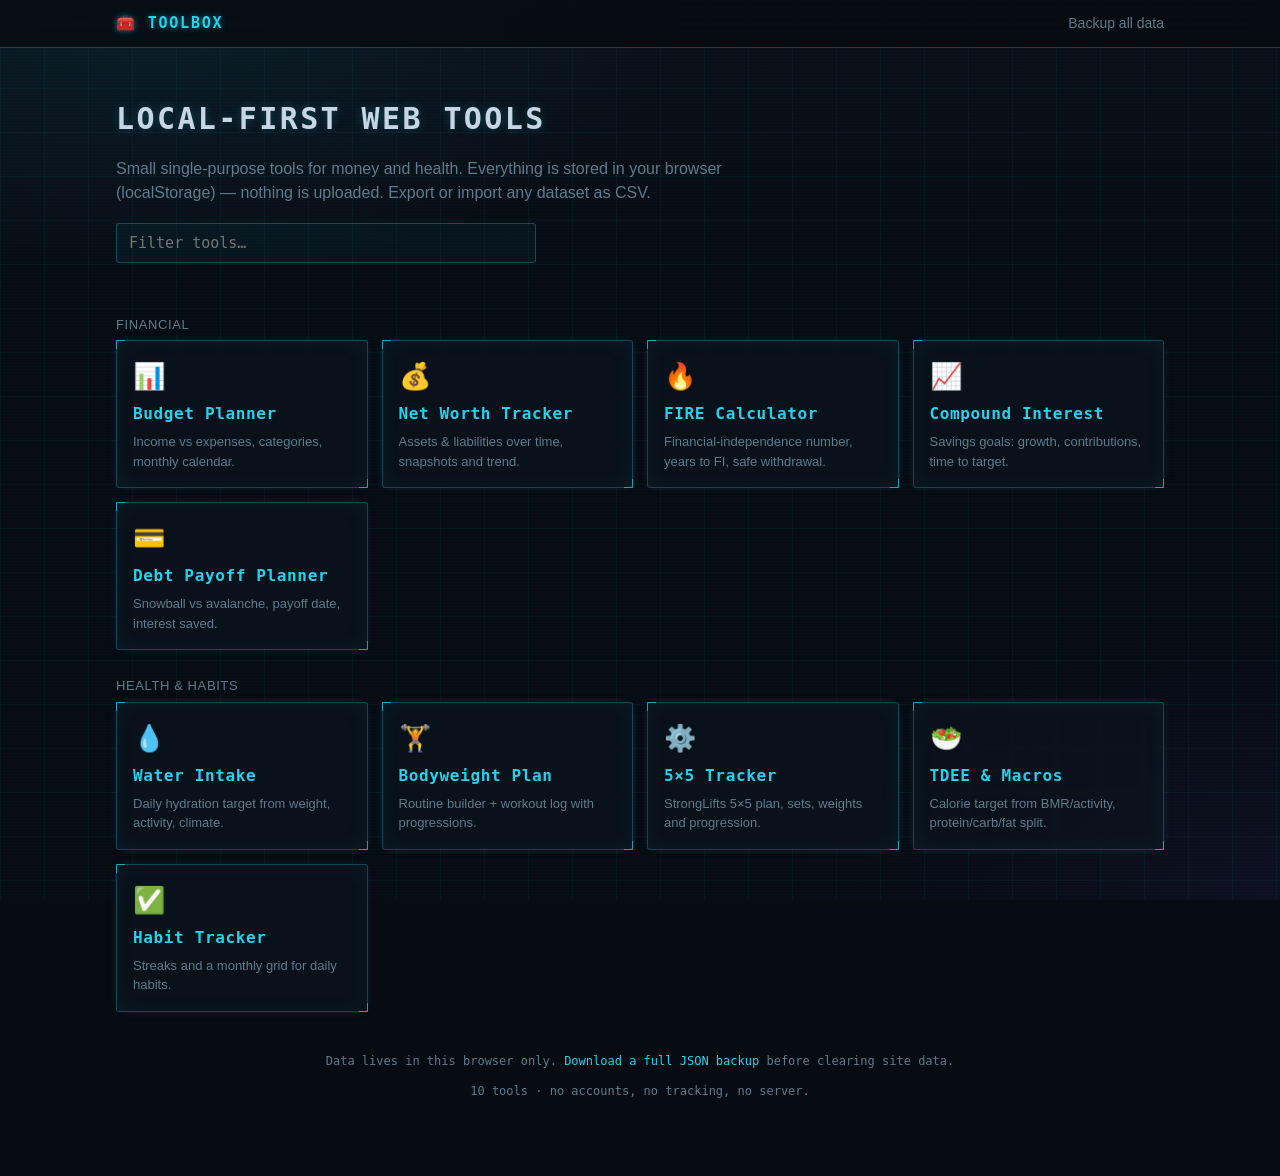
<file: index.html>
<!doctype html>
<html lang="en">
<head>
<meta charset="utf-8">
<meta name="viewport" content="width=device-width, initial-scale=1">
<link rel="icon" type="image/svg+xml" href="assets/favicon.svg">
<title>Toolbox — Free Local-First Money &amp; Health Tools</title>
<link rel="stylesheet" href="assets/css/base.css">
<style>
  .hero{padding:28px 0 8px}
  .hero h1{font-size:30px;margin:0 0 6px}
  .hero p{color:var(--muted);max-width:640px}
  .search{margin:18px 0}
  .search input{max-width:420px}
  .sec{margin:26px 0 6px;font-size:13px;text-transform:uppercase;letter-spacing:.6px;color:var(--muted)}
</style>

<meta name="description" content="A portfolio of free, private, local-first web tools for money and health: budget planner, net worth tracker, FIRE calculator, debt payoff, TDEE, habit tracker and more. No accounts, no tracking — your data stays in your browser.">
<meta name="keywords" content="local-first web tools, privacy, no tracking, budget planner, net worth, FIRE calculator, debt payoff, TDEE, habit tracker, offline calculator">
<meta name="author" content="ATLAS / George">
<meta name="robots" content="index,follow">
<meta name="theme-color" content="#070b12">
<link rel="canonical" href="https://chftn.github.io/webtools/">
<meta property="og:type" content="website">
<meta property="og:site_name" content="Toolbox">
<meta property="og:title" content="Toolbox — Free Local-First Money &amp; Health Tools">
<meta property="og:description" content="A portfolio of free, private, local-first web tools for money and health: budget planner, net worth tracker, FIRE calculator, debt payoff, TDEE, habit tracker and more. No accounts, no tracking — your data stays in your browser.">
<meta property="og:url" content="https://chftn.github.io/webtools/">
<meta property="og:locale" content="en_AU">
<meta name="twitter:card" content="summary">
<meta name="twitter:title" content="Toolbox — Free Local-First Money &amp; Health Tools">
<meta name="twitter:description" content="A portfolio of free, private, local-first web tools for money and health: budget planner, net worth tracker, FIRE calculator, debt payoff, TDEE, habit tracker and more. No accounts, no tracking — your data stays in your browser.">
<script type="application/ld+json">{"@context":"https://schema.org","@type":"WebSite","name":"Toolbox \u2014 Free Local-First Money & Health Tools","url":"https://chftn.github.io/webtools/","description":"A portfolio of free, private, local-first web tools for money and health: budget planner, net worth tracker, FIRE calculator, debt payoff, TDEE, habit tracker and more. No accounts, no tracking \u2014 your data stays in your browser.","inLanguage":"en","isAccessibleForFree":true,"hasPart":{"@type":"ItemList","itemListElement":[{"@type":"ListItem","position":1,"name":"Budget Planner","url":"https://chftn.github.io/webtools/tools/budget-planner/"},{"@type":"ListItem","position":2,"name":"Net Worth Tracker","url":"https://chftn.github.io/webtools/tools/net-worth/"},{"@type":"ListItem","position":3,"name":"FIRE Calculator","url":"https://chftn.github.io/webtools/tools/fire-calculator/"},{"@type":"ListItem","position":4,"name":"Compound Interest Calculator","url":"https://chftn.github.io/webtools/tools/compound-interest/"},{"@type":"ListItem","position":5,"name":"Debt Payoff Planner","url":"https://chftn.github.io/webtools/tools/debt-payoff/"},{"@type":"ListItem","position":6,"name":"Water Intake Calculator","url":"https://chftn.github.io/webtools/tools/water-intake/"},{"@type":"ListItem","position":7,"name":"Bodyweight Workout Plan & Tracker","url":"https://chftn.github.io/webtools/tools/bodyweight/"},{"@type":"ListItem","position":8,"name":"StrongLifts 5\u00d75 Tracker","url":"https://chftn.github.io/webtools/tools/stronglifts-5x5/"},{"@type":"ListItem","position":9,"name":"TDEE & Macro Calculator","url":"https://chftn.github.io/webtools/tools/tdee/"},{"@type":"ListItem","position":10,"name":"Habit Tracker","url":"https://chftn.github.io/webtools/tools/habit-tracker/"}]}}</script>
</head>
<body>
<div class="topbar"><div class="inner">
  <span class="brand">🧰 Toolbox</span><span class="spacer"></span>
  <a class="back" href="#" id="backupAll">Backup all data</a>
</div></div>

<div class="wrap" role="main">
  <div class="hero">
    <h1>Local-first web tools</h1>
    <p>Small single-purpose tools for money and health. Everything is stored in your
       browser (localStorage) — nothing is uploaded. Export or import any dataset as CSV.</p>
    <div class="search"><input id="q" type="search" placeholder="Filter tools…" autocomplete="off"></div>
  </div>

  <div class="sec">Financial</div>
  <div class="grid cards" id="fin"></div>

  <div class="sec">Health &amp; habits</div>
  <div class="grid cards" id="health"></div>

  <footer>
    <p>Data lives in this browser only. <a href="#" id="backupAll2">Download a full JSON backup</a> before clearing site data.</p>
    <p id="count" class="muted"></p>
  </footer>
</div>

<script src="assets/js/store.js"></script>
<script>
const TOOLS = [
  {sec:"fin", ico:"📊", name:"Budget Planner", desc:"Income vs expenses, categories, monthly calendar.", href:"tools/budget-planner/"},
  {sec:"fin", ico:"💰", name:"Net Worth Tracker", desc:"Assets & liabilities over time, snapshots and trend.", href:"tools/net-worth/"},
  {sec:"fin", ico:"🔥", name:"FIRE Calculator", desc:"Financial-independence number, years to FI, safe withdrawal.", href:"tools/fire-calculator/"},
  {sec:"fin", ico:"📈", name:"Compound Interest", desc:"Savings goals: growth, contributions, time to target.", href:"tools/compound-interest/"},
  {sec:"fin", ico:"💳", name:"Debt Payoff Planner", desc:"Snowball vs avalanche, payoff date, interest saved.", href:"tools/debt-payoff/"},
  {sec:"health", ico:"💧", name:"Water Intake", desc:"Daily hydration target from weight, activity, climate.", href:"tools/water-intake/"},
  {sec:"health", ico:"🏋️", name:"Bodyweight Plan", desc:"Routine builder + workout log with progressions.", href:"tools/bodyweight/"},
  {sec:"health", ico:"⚙️", name:"5×5 Tracker", desc:"StrongLifts 5×5 plan, sets, weights and progression.", href:"tools/stronglifts-5x5/"},
  {sec:"health", ico:"🥗", name:"TDEE & Macros", desc:"Calorie target from BMR/activity, protein/carb/fat split.", href:"tools/tdee/"},
  {sec:"health", ico:"✅", name:"Habit Tracker", desc:"Streaks and a monthly grid for daily habits.", href:"tools/habit-tracker/"}
];

function card(t){
  return `<a class="card tool" href="${t.href}" data-name="${(t.name+' '+t.desc).toLowerCase()}">
    <span class="ico">${t.ico}</span>
    <span class="t">${t.name}</span>
    <span class="d">${t.desc}</span>
  </a>`;
}
document.getElementById("fin").innerHTML = TOOLS.filter(t=>t.sec==="fin").map(card).join("");
document.getElementById("health").innerHTML = TOOLS.filter(t=>t.sec==="health").map(card).join("");
document.getElementById("count").textContent = TOOLS.length + " tools · no accounts, no tracking, no server.";

document.getElementById("q").addEventListener("input", e=>{
  const q = e.target.value.toLowerCase().trim();
  document.querySelectorAll(".card.tool").forEach(c=>{
    c.style.display = c.dataset.name.includes(q) ? "" : "none";
  });
});

function backupAll(e){
  e.preventDefault();
  const data = {};
  Store.keys().forEach(k => data[k] = Store.get(k, null));
  if (!Object.keys(data).length) { Store.toast("No data stored yet"); return; }
  Store.exportJSON("toolbox-backup", { exported: new Date().toISOString(), data });
}
document.getElementById("backupAll").onclick = backupAll;
document.getElementById("backupAll2").onclick = backupAll;
</script>
</body>
</html>
</file>
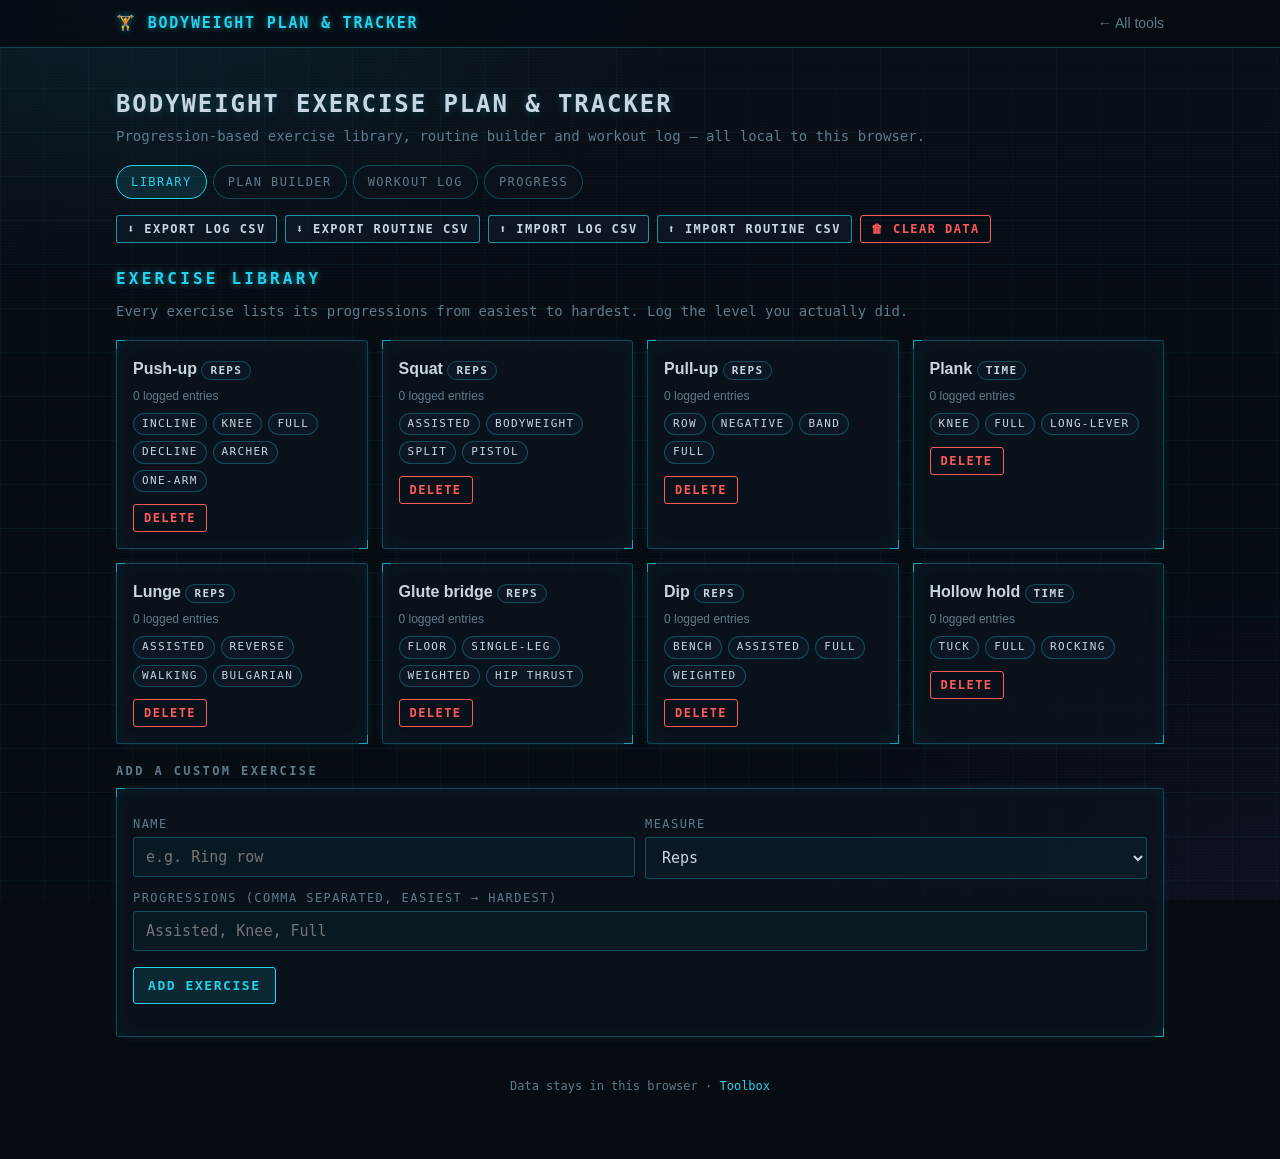
<file: tools/bodyweight/index.html>
<!doctype html><html lang="en"><head><meta charset="utf-8">
<meta name="viewport" content="width=device-width, initial-scale=1">
<link rel="icon" type="image/svg+xml" href="../../assets/favicon.svg">
<title>Bodyweight Workout Plan &amp; Tracker — Free | Toolbox</title>
<link rel="stylesheet" href="../../assets/css/base.css">
<meta name="description" content="Free bodyweight workout plan and tracker: build a routine, log workouts and follow progressions. Works offline — your data stays in your browser.">
<meta name="keywords" content="bodyweight workout plan, bodyweight tracker, calisthenics routine, workout log, progressions, no equipment workout">
<meta name="author" content="ATLAS / George">
<meta name="robots" content="index,follow">
<meta name="theme-color" content="#070b12">
<link rel="canonical" href="https://chftn.github.io/webtools/tools/bodyweight/">
<meta property="og:type" content="website">
<meta property="og:site_name" content="Toolbox">
<meta property="og:title" content="Bodyweight Workout Plan &amp; Tracker — Free | Toolbox">
<meta property="og:description" content="Free bodyweight workout plan and tracker: build a routine, log workouts and follow progressions. Works offline — your data stays in your browser.">
<meta property="og:url" content="https://chftn.github.io/webtools/tools/bodyweight/">
<meta property="og:locale" content="en_AU">
<meta name="twitter:card" content="summary">
<meta name="twitter:title" content="Bodyweight Workout Plan &amp; Tracker — Free | Toolbox">
<meta name="twitter:description" content="Free bodyweight workout plan and tracker: build a routine, log workouts and follow progressions. Works offline — your data stays in your browser.">
<script type="application/ld+json">{"@context":"https://schema.org","@type":"WebApplication","name":"Bodyweight Workout Plan & Tracker \u2014 Free | Toolbox","url":"https://chftn.github.io/webtools/tools/bodyweight/","description":"Free bodyweight workout plan and tracker: build a routine, log workouts and follow progressions. Works offline \u2014 your data stays in your browser.","inLanguage":"en","isAccessibleForFree":true,"operatingSystem":"Any","browserRequirements":"Requires JavaScript","offers":{"@type":"Offer","price":"0","priceCurrency":"AUD"},"applicationCategory":"HealthApplication"}</script>
</head>
<body>
<div class="topbar"><div class="inner"><span class="brand">🏋️ Bodyweight Plan &amp; Tracker</span><span class="spacer"></span>
<a class="back" href="../../index.html">← All tools</a></div></div>
<div class="wrap" role="main">
  <h1>Bodyweight Exercise Plan &amp; Tracker</h1>
  <p class="sub">Progression-based exercise library, routine builder and workout log — all local to this browser.</p>

  <div class="tabs" id="tabs">
    <div class="tab active" data-tab="library">Library</div>
    <div class="tab" data-tab="plan">Plan builder</div>
    <div class="tab" data-tab="log">Workout log</div>
    <div class="tab" data-tab="progress">Progress</div>
  </div>

  <div class="actions">
    <button class="btn sm" id="expLog">⬇ Export log CSV</button>
    <button class="btn sm" id="expRoutine">⬇ Export routine CSV</button>
    <button class="btn sm" id="impLog">⬆ Import log CSV</button>
    <button class="btn sm" id="impRoutine">⬆ Import routine CSV</button>
    <button class="btn sm bad" id="clearAll">🗑 Clear data</button>
  </div>

  <!-- ================= LIBRARY ================= -->
  <section id="tab-library">
    <h2>Exercise library</h2>
    <p class="sub">Every exercise lists its progressions from easiest to hardest. Log the level you actually did.</p>
    <div class="grid cards" id="libCards"></div>

    <h3>Add a custom exercise</h3>
    <div class="card">
      <div class="row">
        <div><label for="exName">Name</label><input id="exName" placeholder="e.g. Ring row"></div>
        <div><label for="exType">Measure</label>
          <select id="exType"><option value="reps">Reps</option><option value="time">Time (seconds)</option></select>
        </div>
      </div>
      <label for="exLevels">Progressions (comma separated, easiest → hardest)</label>
      <input id="exLevels" placeholder="Assisted, Knee, Full">
      <div class="actions"><button class="btn primary" id="addEx">Add exercise</button></div>
    </div>
  </section>

  <!-- ================= PLAN ================= -->
  <section id="tab-plan" class="hidden">
    <h2>Plan builder</h2>
    <p class="sub">Compose a routine from exercises and levels, then save it. Loading a routine pushes today's entries into the log.</p>

    <div class="card">
      <div class="row">
        <div><label for="pEx">Exercise</label><select id="pEx"></select></div>
        <div><label for="pLevel">Progression</label><select id="pLevel"></select></div>
        <div><label for="pSets">Sets</label><input id="pSets" type="number" min="1" step="1" value="3"></div>
        <div><label id="pTargetLabel" for="pTarget">Target reps</label><input id="pTarget" type="number" min="1" step="1" value="10"></div>
      </div>
      <div class="actions"><button class="btn" id="addItem">＋ Add to routine</button></div>
      <div class="tablewrap"><table id="draftTable"></table></div>
      <div class="row" style="margin-top:12px">
        <div><label for="rName">Routine name</label><input id="rName" placeholder="e.g. Push day"></div>
        <div style="display:flex;align-items:flex-end"><button class="btn primary" id="saveRoutine" style="width:100%">Save routine</button></div>
      </div>
    </div>

    <h3>Saved routines</h3>
    <div id="routines"></div>
  </section>

  <!-- ================= LOG ================= -->
  <section id="tab-log" class="hidden">
    <h2>Workout log</h2>
    <div class="card">
      <div class="row">
        <div><label for="lDate">Date</label><input id="lDate" type="date"></div>
        <div><label for="lEx">Exercise</label><select id="lEx"></select></div>
        <div><label for="lLevel">Progression</label><select id="lLevel"></select></div>
      </div>
      <div class="row">
        <div><label for="lSets">Sets</label><input id="lSets" type="number" min="1" step="1" value="3"></div>
        <div><label id="lTargetLabel" for="lTarget">Best reps (per set)</label><input id="lTarget" type="number" min="0" step="1" placeholder="10"></div>
      </div>
      <label for="lNotes">Notes</label><input id="lNotes" placeholder="Felt strong, +1 rep on last set…">
      <div class="actions"><button class="btn primary" id="addLog">＋ Add entry</button></div>
    </div>

    <div class="row" style="margin-bottom:10px">
      <div><label for="fFrom">From</label><input id="fFrom" type="date"></div>
      <div><label for="fTo">To</label><input id="fTo" type="date"></div>
      <div><label for="fEx">Exercise filter</label><select id="fEx"><option value="">All exercises</option></select></div>
      <div><label for="fSearch">Search</label><input id="fSearch" placeholder="notes / level"></div>
    </div>

    <div class="tablewrap"><table id="logTable"></table></div>
  </section>

  <!-- ================= PROGRESS ================= -->
  <section id="tab-progress" class="hidden">
    <h2>Progress</h2>
    <div class="kpis" id="progKpis"></div>
    <h3>Best set per exercise</h3>
    <div class="tablewrap"><table id="bestTable"></table></div>
    <h3>Trend for one exercise</h3>
    <div class="card">
      <label for="cEx">Exercise</label><select id="cEx"></select>
      <div id="chart" style="margin-top:12px"></div>
      <p class="muted" id="chartNote" style="font-size:12px"></p>
    </div>
  </section>

  <footer>Data stays in this browser · <a href="../../index.html">Toolbox</a></footer>
</div>
<script src="../../assets/js/store.js"></script>
<script>
(function () {
  "use strict";

  /* ------------------------------------------------------------------ state
     One namespace for the whole tool: everything lives in a single object. */
  var NS = "bodyweight";

  // Default progression library (easiest → hardest).
  var DEFAULT_LIB = [
    { id: "pushup",   name: "Push-up",       type: "reps", levels: ["Incline", "Knee", "Full", "Decline", "Archer", "One-arm"] },
    { id: "squat",    name: "Squat",         type: "reps", levels: ["Assisted", "Bodyweight", "Split", "Pistol"] },
    { id: "pullup",   name: "Pull-up",       type: "reps", levels: ["Row", "Negative", "Band", "Full"] },
    { id: "plank",    name: "Plank",         type: "time", levels: ["Knee", "Full", "Long-lever"] },
    { id: "lunge",    name: "Lunge",         type: "reps", levels: ["Assisted", "Reverse", "Walking", "Bulgarian"] },
    { id: "glute",    name: "Glute bridge",  type: "reps", levels: ["Floor", "Single-leg", "Weighted", "Hip thrust"] },
    { id: "dip",      name: "Dip",           type: "reps", levels: ["Bench", "Assisted", "Full", "Weighted"] },
    { id: "hollow",   name: "Hollow hold",   type: "time", levels: ["Tuck", "Full", "Rocking"] }
  ];

  var state = Store.get(NS, null);
  if (!state || typeof state !== "object") state = {};
  if (!Array.isArray(state.lib) || !state.lib.length) state.lib = JSON.parse(JSON.stringify(DEFAULT_LIB));
  if (!Array.isArray(state.routines)) state.routines = [];
  if (!Array.isArray(state.log)) state.log = [];

  function save() { Store.set(NS, state); }

  /* ------------------------------------------------------------------ utils */
  function $(id) { return document.getElementById(id); }
  function esc(s) { return Store.esc(s); }
  function exById(id) {
    for (var i = 0; i < state.lib.length; i++) if (state.lib[i].id === id) return state.lib[i];
    return null;
  }
  function unitWord(ex) { return ex && ex.type === "time" ? "s" : "reps"; }
  function metricOf(entry) {                       // the number that measures the entry
    if (entry.time != null && entry.time !== "") return Number(entry.time);
    if (entry.reps != null && entry.reps !== "") return Number(entry.reps);
    return 0;
  }
  function metricLabel(entry) {
    return (entry.time != null && entry.time !== "") ? Store.num(entry.time, 0) + " s"
                                                     : Store.num(entry.reps, 0) + " reps";
  }
  function sortByDate(list) {
    return list.slice().sort(function (a, b) {
      return a.date < b.date ? -1 : a.date > b.date ? 1 : 0;
    });
  }

  /* Fill a <select> with options; values/keys may be arrays or objects. */
  function fillSelect(sel, items, valKey, labelKey, selected) {
    sel.innerHTML = items.map(function (it) {
      var v = valKey ? it[valKey] : it, l = labelKey ? it[labelKey] : it;
      return '<option value="' + esc(v) + '"' + (String(v) === String(selected) ? " selected" : "") + ">" + esc(l) + "</option>";
    }).join("");
  }

  /* ------------------------------------------------------------------ tabs */
  var TABS = ["library", "plan", "log", "progress"];
  function showTab(name) {
    TABS.forEach(function (t) { $("tab-" + t).classList.toggle("hidden", t !== name); });
    Array.prototype.forEach.call(document.querySelectorAll("#tabs .tab"), function (el) {
      el.classList.toggle("active", el.getAttribute("data-tab") === name);
    });
    if (name === "progress") renderProgress();
    window.scrollTo({ top: 0, behavior: "smooth" });
  }
  Array.prototype.forEach.call(document.querySelectorAll("#tabs .tab"), function (el) {
    el.onclick = function () { showTab(el.getAttribute("data-tab")); };
  });

  /* ------------------------------------------------------------------ library */
  function renderLibrary() {
    var host = $("libCards");
    if (!state.lib.length) { host.innerHTML = '<div class="empty">No exercises yet.</div>'; return; }
    host.innerHTML = state.lib.map(function (ex) {
      var lv = ex.levels.map(function (l, i) {
        return '<span class="pill" title="Level ' + (i + 1) + '">' + esc(l) + "</span>";
      }).join(" ");
      var used = state.log.filter(function (e) { return e.exId === ex.id; }).length;
      return '<div class="card"><div class="t" style="font-weight:650">' + esc(ex.name) +
        ' <span class="pill">' + (ex.type === "time" ? "time" : "reps") + "</span></div>" +
        '<div class="muted" style="font-size:12px;margin:6px 0 8px">' + used + " logged entr" + (used === 1 ? "y" : "ies") + "</div>" +
        '<div style="display:flex;gap:6px;flex-wrap:wrap">' + lv + "</div>" +
        '<div class="actions" style="margin:12px 0 0"><button class="btn sm bad" data-del="' + esc(ex.id) + '">Delete</button></div></div>';
    }).join("");
    Array.prototype.forEach.call(host.querySelectorAll("[data-del]"), function (b) {
      b.onclick = function () {
        var id = b.getAttribute("data-del"), ex = exById(id);
        if (!confirm('Remove "' + (ex ? ex.name : id) + '" from the library? Log entries are kept.')) return;
        state.lib = state.lib.filter(function (x) { return x.id !== id; });
        save(); renderLibrary(); renderPickers(); renderProgress();
        Store.toast("Exercise removed");
      };
    });
  }

  /* Refresh every exercise-dependent control, keeping current selections. */
  function renderPickers() {
    var exOpts = state.lib.map(function (e) { return { id: e.id, name: e.name }; });
    fillSelect($("pEx"), exOpts, "id", "name", $("pEx").value);
    if (!$("pEx").value && exOpts.length) $("pEx").value = exOpts[0].id;
    fillSelect($("lEx"), exOpts, "id", "name", $("lEx").value);
    if (!$("lEx").value && exOpts.length) $("lEx").value = exOpts[0].id;

    var c = $("cEx"), prevC = c.value;
    fillSelect(c, exOpts, "id", "name", prevC);

    var f = $("fEx");
    f.innerHTML = '<option value="">All exercises</option>' + exOpts.map(function (o) {
      return '<option value="' + esc(o.id) + '">' + esc(o.name) + "</option>";
    }).join("");
    if (f.getAttribute("data-keep")) f.value = f.getAttribute("data-keep") || "";

    syncLevels("pEx", "pLevel", "pTargetLabel");
    syncLevels("lEx", "lLevel", "lTargetLabel");
  }

  /* Level select + target label follow the chosen exercise. */
  function syncLevels(exSel, lvSel, labelId) {
    var ex = exById($(exSel).value);
    fillSelect($(lvSel), ex ? ex.levels : [], null, null, $(lvSel).value);
    if (ex) $(labelId).textContent = ex.type === "time" ? "Target time (seconds)" : "Target reps";
    if (exSel === "lEx" && ex) {
      $("lTargetLabel").textContent = ex.type === "time" ? "Best time (seconds)" : "Best reps (per set)";
      $("lTarget").placeholder = ex.type === "time" ? "45" : "10";
    }
    if (exSel === "pEx" && ex) $("pTarget").value = ex.type === "time" ? 30 : 10;
  }

  $("pEx").onchange = function () { $("pLevel").innerHTML = ""; syncLevels("pEx", "pLevel", "pTargetLabel"); };
  $("lEx").onchange = function () { $("lLevel").innerHTML = ""; syncLevels("lEx", "lLevel", "lTargetLabel"); };

  $("addEx").onclick = function () {
    var name = $("exName").value.trim(), type = $("exType").value;
    var levels = $("exLevels").value.split(",").map(function (s) { return s.trim(); }).filter(Boolean);
    if (!name) { Store.toast("Give the exercise a name"); return; }
    if (!levels.length) levels = [name];
    var id = name.toLowerCase().replace(/[^a-z0-9]+/g, "-").replace(/^-|-$/g, "") || Store.uid();
    if (exById(id)) id = id + "-" + Store.uid().slice(0, 3);
    state.lib.push({ id: id, name: name, type: type, levels: levels });
    save();
    $("exName").value = ""; $("exLevels").value = "";
    renderLibrary(); renderPickers(); renderProgress();
    Store.toast("Added " + name);
  };

  /* ------------------------------------------------------------------ plan builder */
  var draft = [];                     // in-memory routine being built

  function renderDraft() {
    var t = $("draftTable");
    if (!draft.length) { t.innerHTML = '<tr><td class="empty">No items in this routine yet.</td></tr>'; return; }
    t.innerHTML = "<thead><tr><th>Exercise</th><th>Progression</th><th class='num'>Sets</th><th class='num'>Target</th><th></th></tr></thead><tbody>" +
      draft.map(function (it, i) {
        var ex = exById(it.exId);
        return "<tr><td>" + esc(ex ? ex.name : it.exName) + "</td><td>" + esc(it.level) +
          "</td><td class='num'>" + Store.num(it.sets, 0) + "</td><td class='num'>" + Store.num(it.target, 0) +
          " " + unitWord(ex) + "</td><td><button class='btn sm bad' data-rm='" + i + "'>Delete</button></td></tr>";
      }).join("") + "</tbody>";
    Array.prototype.forEach.call(t.querySelectorAll("[data-rm]"), function (b) {
      b.onclick = function () { draft.splice(Number(b.getAttribute("data-rm")), 1); renderDraft(); };
    });
  }

  $("addItem").onclick = function () {
    var ex = exById($("pEx").value);
    if (!ex) { Store.toast("Add an exercise first"); return; }
    var sets = Math.max(1, Number($("pSets").value) || 1);
    var target = Math.max(1, Number($("pTarget").value) || 1);
    draft.push({ exId: ex.id, exName: ex.name, level: $("pLevel").value, sets: sets, target: target });
    renderDraft();
    Store.toast("Added to routine");
  };

  $("saveRoutine").onclick = function () {
    var name = $("rName").value.trim();
    if (!draft.length) { Store.toast("The routine is empty"); return; }
    if (!name) { Store.toast("Name the routine"); return; }
    state.routines.push({ id: Store.uid(), name: name, items: draft.slice(), created: Store.today() });
    draft = []; $("rName").value = "";
    save(); renderDraft(); renderRoutines();
    Store.toast("Routine saved");
  };

  function renderRoutines() {
    var host = $("routines");
    if (!state.routines.length) { host.innerHTML = '<div class="empty">No routines saved yet.</div>'; return; }
    host.innerHTML = state.routines.map(function (r) {
      var rows = r.items.map(function (it) {
        var ex = exById(it.exId);
        return "<tr><td>" + esc(ex ? ex.name : it.exName) + "</td><td>" + esc(it.level) +
          "</td><td class='num'>" + Store.num(it.sets, 0) + "</td><td class='num'>" + Store.num(it.target, 0) +
          " " + unitWord(ex) + "</td></tr>";
      }).join("");
      return '<div class="card" style="margin-bottom:14px"><div style="display:flex;gap:10px;align-items:center;flex-wrap:wrap">' +
        '<strong>' + esc(r.name) + '</strong><span class="pill">saved ' + esc(r.created || "") + "</span><span class=\"spacer\" style=\"flex:1\"></span>" +
        '<button class="btn sm primary" data-start="' + esc(r.id) + '">▶ Load into log</button>' +
        '<button class="btn sm" data-edit="' + esc(r.id) + '">✎ Edit</button>' +
        '<button class="btn sm bad" data-drop="' + esc(r.id) + '">🗑</button></div>' +
        '<div class="tablewrap" style="margin-top:10px"><table><thead><tr><th>Exercise</th><th>Progression</th>' +
        "<th class='num'>Sets</th><th class='num'>Target</th></tr></thead><tbody>" + rows + "</tbody></table></div></div>";
    }).join("");

    Array.prototype.forEach.call(host.querySelectorAll("[data-start]"), function (b) {
      b.onclick = function () { startRoutine(b.getAttribute("data-start")); };
    });
    Array.prototype.forEach.call(host.querySelectorAll("[data-edit]"), function (b) {
      b.onclick = function () {
        var r = state.routines.filter(function (x) { return x.id === b.getAttribute("data-edit"); })[0];
        if (!r) return;
        draft = r.items.slice(); $("rName").value = r.name;
        renderDraft(); Store.toast("Loaded into the builder — save to keep changes");
        window.scrollTo({ top: 0, behavior: "smooth" });
      };
    });
    Array.prototype.forEach.call(host.querySelectorAll("[data-drop]"), function (b) {
      b.onclick = function () {
        if (!confirm("Delete this routine?")) return;
        state.routines = state.routines.filter(function (x) { return x.id !== b.getAttribute("data-drop"); });
        save(); renderRoutines(); Store.toast("Routine deleted");
      };
    });
  }

  /* Push a routine's items into today's log as pending entries. */
  function startRoutine(id) {
    var r = state.routines.filter(function (x) { return x.id === id; })[0];
    if (!r) return;
    var date = Store.today();
    r.items.forEach(function (it) {
      var ex = exById(it.exId);
      var entry = {
        id: Store.uid(), date: date, exId: it.exId, exName: it.exName,
        level: it.level, sets: it.sets, reps: null, time: null, notes: "from " + r.name, done: false
      };
      if (ex && ex.type === "time") entry.time = it.target; else entry.reps = it.target;
      state.log.push(entry);
    });
    save();
    $("lDate").value = date;
    renderLog(); renderProgress(); showTab("log");
    Store.toast("Added " + r.items.length + " entr" + (r.items.length === 1 ? "y" : "ies") + " to today");
  }

  /* ------------------------------------------------------------------ log */
  function renderLog() {
    var from = $("fFrom").value, to = $("fTo").value, fex = $("fEx").value, q = $("fSearch").value.toLowerCase();
    var rows = state.log.filter(function (e) {
      if (from && e.date < from) return false;
      if (to && e.date > to) return false;
      if (fex && e.exId !== fex) return false;
      if (q && (String(e.notes || "") + " " + String(e.level || "")).toLowerCase().indexOf(q) < 0) return false;
      return true;
    }).sort(function (a, b) { return a.date < b.date ? 1 : a.date > b.date ? -1 : 0; });

    var t = $("logTable");
    if (!rows.length) {
      t.innerHTML = '<tr><td class="empty">No entries yet' + (state.log.length ? " matching these filters." : ".") + "</td></tr>";
      return;
    }
    t.innerHTML = "<thead><tr><th>Date</th><th>Exercise</th><th>Progression</th><th class='num'>Sets</th>" +
      "<th class='num'>Best</th><th>Notes</th><th>Done</th><th></th></tr></thead><tbody>" +
      rows.map(function (e) {
        var ex = exById(e.exId);
        return "<tr><td>" + esc(e.date) + "</td><td>" + esc(e.exName || (ex ? ex.name : "—")) +
          "</td><td>" + esc(e.level) + "</td><td class='num'>" + Store.num(e.sets, 0) + "</td><td class='num'>" +
          esc(metricLabel(e)) + "</td><td>" + (e.notes ? esc(e.notes) : '<span class="muted">—</span>') + "</td>" +
          "<td><input type='checkbox' data-done='" + esc(e.id) + "'" + (e.done ? " checked" : "") + "></td>" +
          "<td><button class='btn sm bad' data-del='" + esc(e.id) + "'>Delete</button></td></tr>";
      }).join("") + "</tbody>";

    Array.prototype.forEach.call(t.querySelectorAll("[data-done]"), function (c) {
      c.onchange = function () {
        var id = c.getAttribute("data-done");
        state.log.forEach(function (e) { if (e.id === id) e.done = c.checked; });
        save(); renderProgress();
        var e2 = state.log.filter(function (x) { return x.id === id; })[0];
        Store.toast(c.checked ? "Marked complete" : "Marked pending");
      };
    });
    Array.prototype.forEach.call(t.querySelectorAll("[data-del]"), function (b) {
      b.onclick = function () {
        var id = b.getAttribute("data-del");
        if (!confirm("Delete this log entry?")) return;
        state.log = state.log.filter(function (e) { return e.id !== id; });
        save(); renderLog(); renderProgress(); Store.toast("Entry deleted");
      };
    });
  }

  $("addLog").onclick = function () {
    var ex = exById($("lEx").value);
    if (!ex) { Store.toast("No exercise selected"); return; }
    var date = $("lDate").value || Store.today();
    var sets = Math.max(1, Number($("lSets").value) || 1);
    var target = $("lTarget").value;
    var entry = {
      id: Store.uid(), date: date, exId: ex.id, exName: ex.name, level: $("lLevel").value,
      sets: sets, reps: null, time: null, notes: $("lNotes").value.trim(), done: false
    };
    if (ex.type === "time") entry.time = target === "" ? null : Number(target);
    else entry.reps = target === "" ? null : Number(target);
    state.log.push(entry);
    save();
    $("lNotes").value = "";
    renderLog(); renderProgress();
    Store.toast("Logged " + ex.name);
  };

  ["fFrom", "fTo", "fEx", "fSearch"].forEach(function (id) {
    $(id).oninput = $(id).onchange = function () {
      if (id === "fEx") $("fEx").setAttribute("data-keep", $("fEx").value);
      renderLog();
    };
  });

  /* ------------------------------------------------------------------ progress */
  function bestPerExercise() {
    var best = {};   // exId -> {value, date, level, sets, type}
    state.log.forEach(function (e) {
      var v = metricOf(e);
      if (!v) return;
      var b = best[e.exId];
      if (!b || v > b.value) {
        best[e.exId] = { value: v, date: e.date, level: e.level, sets: e.sets,
                         type: (e.time != null && e.time !== "") ? "time" : "reps" };
      }
    });
    return best;
  }

  /* Hand-rolled inline SVG line chart. */
  function chartSVG(series, unit) {
    if (!series.length) return '<div class="empty">No entries with a value yet.</div>';
    var W = 700, H = 260, pad = { l: 46, r: 14, t: 16, b: 36 };
    var iw = W - pad.l - pad.r, ih = H - pad.t - pad.b;
    var ys = series.map(function (s) { return s.y; });
    var minY = Math.min.apply(null, ys), maxY = Math.max.apply(null, ys);
    if (minY === maxY) { minY = Math.max(0, minY - 1); maxY = maxY + 1; }
    else { var p = (maxY - minY) * 0.12; minY = Math.max(0, minY - p); maxY = maxY + p; }
    function X(i) { return series.length === 1 ? pad.l + iw / 2 : pad.l + iw * i / (series.length - 1); }
    function Y(v) { return pad.t + ih - ih * (v - minY) / (maxY - minY); }

    var svg = '<svg viewBox="0 0 ' + W + " " + H + '" style="width:100%;height:auto;display:block" role="img" aria-label="Progress chart">';
    for (var k = 0; k <= 4; k++) {                                  // horizontal gridlines + y labels
      var v = minY + (maxY - minY) * k / 4, yy = Y(v);
      svg += '<line x1="' + pad.l + '" y1="' + yy.toFixed(1) + '" x2="' + (W - pad.r) + '" y2="' + yy.toFixed(1) +
             '" stroke="var(--border)" stroke-width="1"/>' +
             '<text x="' + (pad.l - 6) + '" y="' + (yy + 4).toFixed(1) + '" text-anchor="end" fill="var(--muted)" font-size="10">' +
             Store.num(v, 0) + "</text>";
    }
    var d = series.map(function (s, i) { return (i ? "L" : "M") + X(i).toFixed(1) + "," + Y(s.y).toFixed(1); }).join(" ");
    svg += '<path d="' + d + '" fill="none" stroke="var(--accent)" stroke-width="2" stroke-linejoin="round"/>';
    series.forEach(function (s, i) {                               // points with native tooltips
      svg += '<circle cx="' + X(i).toFixed(1) + '" cy="' + Y(s.y).toFixed(1) + '" r="3.5" fill="var(--accent2)">' +
             "<title>" + esc(s.x + ": " + Store.num(s.y, 0) + " " + unit) + "</title></circle>";
    });
    var step = Math.max(1, Math.ceil(series.length / 6));          // thin x labels so they never collide
    series.forEach(function (s, i) {
      if (i % step && i !== series.length - 1) return;
      svg += '<text x="' + X(i).toFixed(1) + '" y="' + (H - 12) + '" text-anchor="middle" fill="var(--muted)" font-size="10">' +
             esc(s.x.slice(5)) + "</text>";
    });
    svg += '<line x1="' + pad.l + '" y1="' + (pad.t + ih) + '" x2="' + (W - pad.r) + '" y2="' + (pad.t + ih) +
           '" stroke="var(--border)" stroke-width="1"/></svg>';
    return svg;
  }

  function renderProgress() {
    var doneN = state.log.filter(function (e) { return e.done; }).length;
    var exN = {}; state.log.forEach(function (e) { exN[e.exId] = 1; });
    var dates = {}; state.log.forEach(function (e) { dates[e.date] = 1; });
    $("progKpis").innerHTML =
      kpi(state.log.length, "Log entries") + kpi(doneN, "Completed") +
      kpi(Object.keys(exN).length, "Exercises used") + kpi(Object.keys(dates).length, "Training days");

    var best = bestPerExercise(), t = $("bestTable");
    var rows = Object.keys(best).map(function (id) {
      var ex = exById(id), b = best[id];
      return { name: ex ? ex.name : id, level: b.level, value: b.value, unit: b.type === "time" ? "s" : "reps",
               sets: b.sets, date: b.date };
    }).sort(function (a, b) { return b.value - a.value; });
    t.innerHTML = rows.length
      ? "<thead><tr><th>Exercise</th><th>Best progression</th><th class='num'>Best</th><th class='num'>Sets</th><th>Achieved</th></tr></thead><tbody>" +
        rows.map(function (r) {
          return "<tr><td>" + esc(r.name) + "</td><td>" + esc(r.level) + "</td><td class='num'>" +
            Store.num(r.value, 0) + " " + esc(r.unit) + "</td><td class='num'>" + Store.num(r.sets, 0) +
            "</td><td>" + esc(r.date) + "</td></tr>";
        }).join("") + "</tbody>"
      : '<tr><td class="empty">No entries yet.</td></tr>';

    renderChart();
  }
  function kpi(v, l) { return '<div class="kpi"><div class="v">' + esc(v) + '</div><div class="l">' + esc(l) + "</div></div>"; }

  function renderChart() {
    var id = $("cEx").value;
    var ex = exById(id);
    var series = {};
    state.log.forEach(function (e) {
      if (e.exId !== id || !e.done) return;                     // chart completed work only
      var v = metricOf(e);
      if (!v) return;
      if (!series[e.date] || v > series[e.date]) series[e.date] = v;
    });
    var pts = sortByDate(Object.keys(series).map(function (d) { return { x: d, y: series[d] }; }));
    $("chart").innerHTML = chartSVG(pts, ex && ex.type === "time" ? "s" : "reps");
    $("chartNote").textContent = pts.length
      ? "Best " + (ex && ex.type === "time" ? "hold" : "set") + " per training day (" + pts.length + " day" + (pts.length === 1 ? "" : "s") + "), completed entries only."
      : "No completed entries for this exercise yet.";
  }
  $("cEx").onchange = renderChart;

  /* ------------------------------------------------------------------ CSV */
  var LOG_COLS = ["date", "exercise", "progression", "sets", "reps", "time_seconds", "notes", "done"];

  $("expLog").onclick = function () {
    if (!state.log.length) { Store.toast("Nothing to export"); return; }
    var rows = sortByDate(state.log).map(function (e) {
      var ex = exById(e.exId);
      return {
        date: e.date, exercise: e.exName || (ex ? ex.name : ""), progression: e.level,
        sets: e.sets, reps: e.reps == null ? "" : e.reps, time_seconds: e.time == null ? "" : e.time,
        notes: e.notes || "", done: e.done ? "yes" : "no"
      };
    });
    Store.exportCSV("bodyweight-log", rows, LOG_COLS);
  };

  $("expRoutine").onclick = function () {
    if (!state.routines.length) { Store.toast("No routines to export"); return; }
    var rows = [];
    state.routines.forEach(function (r) {
      r.items.forEach(function (it) {
        var ex = exById(it.exId);
        rows.push({ routine: r.name, exercise: ex ? ex.name : it.exName, progression: it.level,
                    sets: it.sets, target: it.target, unit: ex && ex.type === "time" ? "time" : "reps" });
      });
    });
    Store.exportCSV("bodyweight-routines", rows, ["routine", "exercise", "progression", "sets", "target", "unit"]);
  };

  /* Resolve an exercise by name for imports; create it if unknown. */
  function resolveEx(name, unitHint, levelHint) {
    var found = null;
    state.lib.forEach(function (e) { if (e.name.toLowerCase() === String(name).toLowerCase()) found = e; });
    if (!found) {
      var id = String(name).toLowerCase().replace(/[^a-z0-9]+/g, "-").replace(/^-|-$/g, "") || Store.uid();
      found = { id: id, name: name, type: unitHint === "time" ? "time" : "reps", levels: [] };
      state.lib.push(found);
    }
    if (levelHint && found.levels.indexOf(levelHint) < 0) found.levels.push(levelHint);
    return found;
  }

  $("impLog").onclick = function () {
    Store.importCSV(function (objs) {
      var added = 0;
      objs.forEach(function (o) {
        var name = (o.exercise || o.exercise_name || "").trim();
        if (!name) return;
        var level = (o.progression || o.level || "Full").trim();
        var time = o.time_seconds !== "" && o.time_seconds != null ? Number(o.time_seconds) : null;
        var ex = resolveEx(name, time != null ? "time" : "reps", level);
        state.log.push({
          id: Store.uid(), date: (o.date || Store.today()).trim() || Store.today(), exId: ex.id, exName: ex.name,
          level: level, sets: Number(o.sets) || 1,
          reps: time != null ? null : (o.reps === "" || o.reps == null ? null : Number(o.reps)),
          time: time, notes: (o.notes || "").trim(),
          done: /^(yes|true|1|y)$/i.test(String(o.done || "").trim())
        });
        added++;
      });
      save(); renderLibrary(); renderPickers(); renderLog(); renderProgress();
      Store.toast("Imported " + added + " log row(s)");
    });
  };

  $("impRoutine").onclick = function () {
    Store.importCSV(function (objs) {
      var groups = {};
      objs.forEach(function (o) {
        var rn = (o.routine || o.name || "Imported").trim() || "Imported";
        var name = (o.exercise || "").trim();
        if (!name) return;
        var unit = (o.unit || "reps").trim().toLowerCase();
        var ex = resolveEx(name, unit === "time" ? "time" : "reps", (o.progression || "").trim());
        (groups[rn] = groups[rn] || []).push({
          exId: ex.id, exName: ex.name, level: (o.progression || "").trim() || ex.levels[0] || "",
          sets: Number(o.sets) || 1, target: Number(o.target) || 1
        });
      });
      var n = 0;
      Object.keys(groups).forEach(function (rn) {
        state.routines.push({ id: Store.uid(), name: rn, items: groups[rn], created: Store.today() });
        n++;
      });
      save(); renderLibrary(); renderPickers(); renderRoutines(); renderProgress();
      Store.toast("Imported " + n + " routine(s)");
    });
  };

  /* ------------------------------------------------------------------ clear */
  $("clearAll").onclick = function () {
    if (!confirm("Delete ALL library edits, routines and log entries from this browser? This cannot be undone.")) return;
    Store.remove(NS);
    state = { lib: JSON.parse(JSON.stringify(DEFAULT_LIB)), routines: [], log: [] };
    save();
    draft = [];
    renderLibrary(); renderPickers(); renderDraft(); renderRoutines(); renderLog(); renderProgress();
    Store.toast("All data cleared");
  };

  /* ------------------------------------------------------------------ init */
  $("lDate").value = Store.today();
  renderLibrary(); renderPickers(); renderDraft(); renderRoutines(); renderLog(); renderProgress();
})();
</script>
</body></html>
</file>
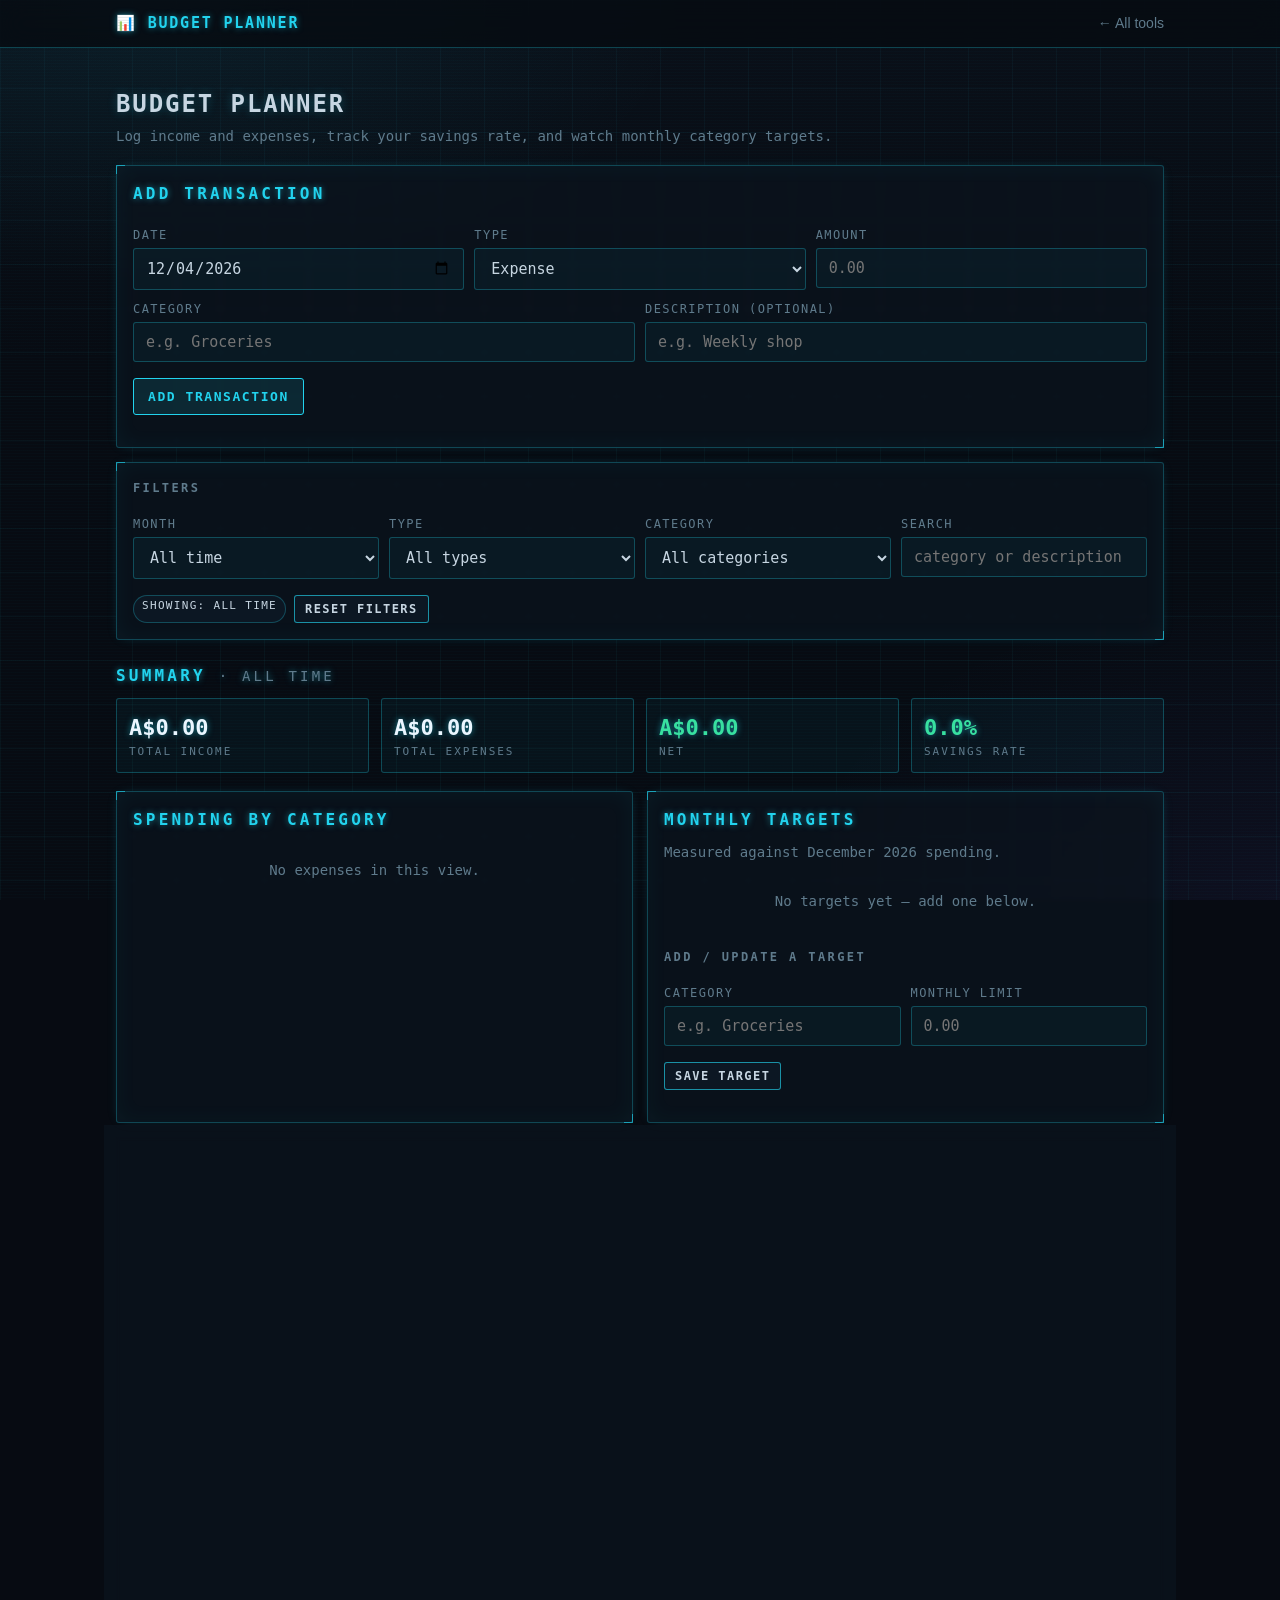
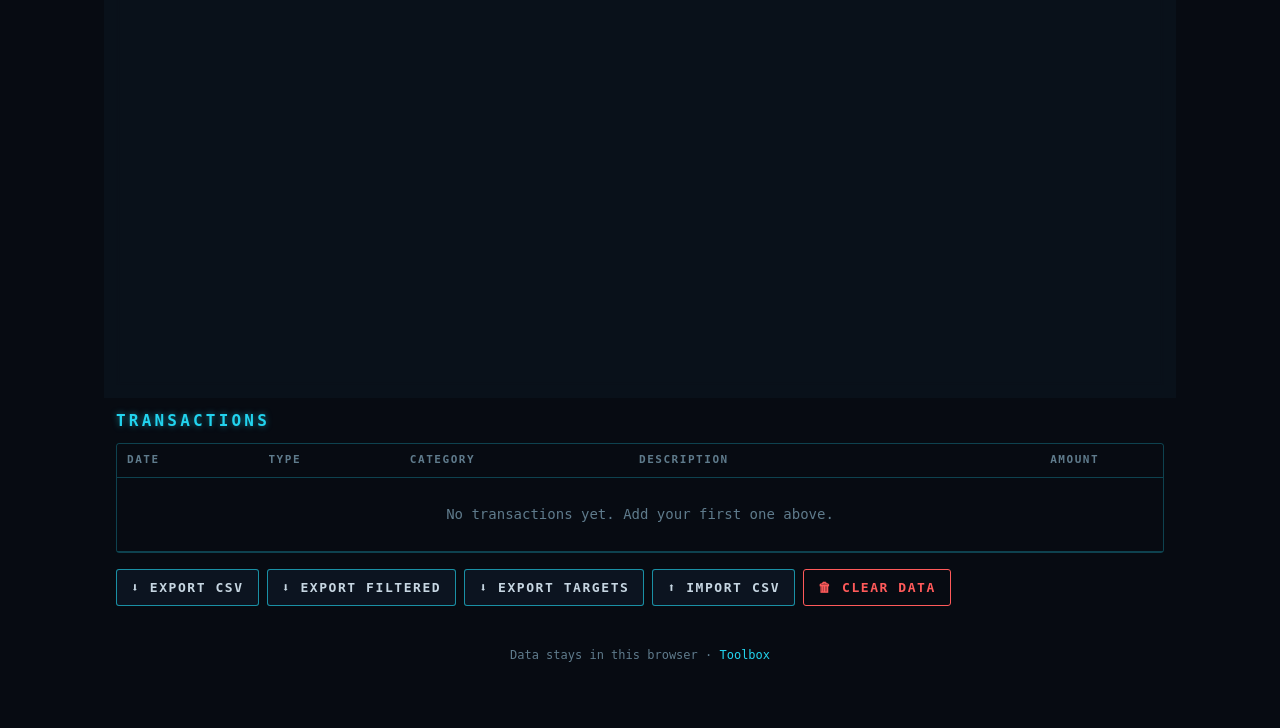
<file: tools/budget-planner/index.html>
<!doctype html><html lang="en"><head><meta charset="utf-8">
<meta name="viewport" content="width=device-width, initial-scale=1">
<link rel="icon" type="image/svg+xml" href="../../assets/favicon.svg">
<title>Budget Planner — Free Local-First Budget Tool | Toolbox</title>
<link rel="stylesheet" href="../../assets/css/base.css">
<meta name="description" content="Free local-first budget planner: track income and expenses by category, plan a monthly calendar, and export or import your budget as CSV. No account or sign-up — all data stays in your browser.">
<meta name="keywords" content="budget planner, monthly budget, income expenses, expense categories, budgeting calendar, CSV export, offline budget">
<meta name="author" content="ATLAS / George">
<meta name="robots" content="index,follow">
<meta name="theme-color" content="#070b12">
<link rel="canonical" href="https://chftn.github.io/webtools/tools/budget-planner/">
<meta property="og:type" content="website">
<meta property="og:site_name" content="Toolbox">
<meta property="og:title" content="Budget Planner — Free Local-First Budget Tool | Toolbox">
<meta property="og:description" content="Free local-first budget planner: track income and expenses by category, plan a monthly calendar, and export or import your budget as CSV. No account or sign-up — all data stays in your browser.">
<meta property="og:url" content="https://chftn.github.io/webtools/tools/budget-planner/">
<meta property="og:locale" content="en_AU">
<meta name="twitter:card" content="summary">
<meta name="twitter:title" content="Budget Planner — Free Local-First Budget Tool | Toolbox">
<meta name="twitter:description" content="Free local-first budget planner: track income and expenses by category, plan a monthly calendar, and export or import your budget as CSV. No account or sign-up — all data stays in your browser.">
<script type="application/ld+json">{"@context":"https://schema.org","@type":"WebApplication","name":"Budget Planner \u2014 Free Local-First Budget Tool | Toolbox","url":"https://chftn.github.io/webtools/tools/budget-planner/","description":"Free local-first budget planner: track income and expenses by category, plan a monthly calendar, and export or import your budget as CSV. No account or sign-up \u2014 all data stays in your browser.","inLanguage":"en","isAccessibleForFree":true,"operatingSystem":"Any","browserRequirements":"Requires JavaScript","offers":{"@type":"Offer","price":"0","priceCurrency":"AUD"},"applicationCategory":"FinanceApplication"}</script>
</head>
<body>
<div class="topbar"><div class="inner"><span class="brand">📊 Budget Planner</span><span class="spacer"></span>
<a class="back" href="../../index.html">← All tools</a></div></div>
<div class="wrap" role="main">
  <h1>Budget Planner</h1><p class="sub">Log income and expenses, track your savings rate, and watch monthly category targets.</p>

  <!-- ---------- add / edit transaction ---------- -->
  <div class="card">
    <h2 id="formTitle" style="margin-top:0">Add transaction</h2>
    <form id="txForm" autocomplete="off">
      <div class="row">
        <div><label for="fDate">Date</label><input type="date" id="fDate" required></div>
        <div><label for="fType">Type</label>
          <select id="fType"><option value="expense">Expense</option><option value="income">Income</option></select>
        </div>
        <div><label for="fAmount">Amount</label>
          <input type="number" id="fAmount" step="0.01" min="0.01" inputmode="decimal" placeholder="0.00" required>
        </div>
      </div>
      <div class="row">
        <div><label for="fCat">Category</label>
          <input id="fCat" list="catList" maxlength="40" placeholder="e.g. Groceries" required>
        </div>
        <div><label for="fDesc">Description (optional)</label>
          <input id="fDesc" maxlength="80" placeholder="e.g. Weekly shop">
        </div>
      </div>
      <div class="actions">
        <button class="btn primary" type="submit" id="saveBtn">Add transaction</button>
        <button class="btn hidden" type="button" id="cancelEdit">Cancel edit</button>
      </div>
    </form>
    <datalist id="catList"></datalist>
  </div>

  <!-- ---------- filters ---------- -->
  <div class="card" style="margin-top:14px">
    <h3 style="margin-top:0">Filters</h3>
    <div class="row">
      <div><label for="fMonth">Month</label><select id="fMonth"></select></div>
      <div><label for="fTypeF">Type</label>
        <select id="fTypeF">
          <option value="all">All types</option>
          <option value="income">Income only</option>
          <option value="expense">Expenses only</option>
        </select>
      </div>
      <div><label for="fCatF">Category</label><select id="fCatF"></select></div>
      <div><label for="fSearch">Search</label><input id="fSearch" placeholder="category or description" maxlength="60"></div>
    </div>
    <div class="actions" style="margin-bottom:0">
      <span id="scopeNote" class="pill"></span>
      <button class="btn sm" type="button" id="resetFilters">Reset filters</button>
      <button class="btn sm hidden" type="button" id="clearDay">Clear day filter ✕</button>
    </div>
  </div>

  <!-- ---------- KPIs ---------- -->
  <h2>Summary <span id="kpiScope" class="muted" style="font-size:14px;font-weight:400"></span></h2>
  <div class="kpis" id="kpis"></div>

  <div class="grid two" style="margin-top:18px">
    <!-- ---------- category breakdown ---------- -->
    <div class="card">
      <h2 style="margin-top:0">Spending by category</h2>
      <div id="breakdown"></div>
    </div>
    <!-- ---------- budget targets ---------- -->
    <div class="card">
      <h2 style="margin-top:0">Monthly targets</h2>
      <p class="sub" id="budgetScope" style="margin-bottom:10px"></p>
      <div id="budgetList"></div>
      <h3>Add / update a target</h3>
      <div class="row">
        <div><label for="bCat">Category</label><input id="bCat" list="catList" maxlength="40" placeholder="e.g. Groceries"></div>
        <div><label for="bAmt">Monthly limit</label><input type="number" id="bAmt" step="0.01" min="0" inputmode="decimal" placeholder="0.00"></div>
      </div>
      <div class="actions"><button class="btn sm" type="button" id="bAdd">Save target</button></div>
    </div>
  </div>

  <!-- ---------- calendar ---------- -->
  <div class="card" style="margin-top:14px">
    <div class="row" style="align-items:center;justify-content:space-between">
      <h2 id="calTitle" style="margin:0">Calendar</h2>
      <div class="row" style="flex:0 0 auto;gap:8px">
        <button class="btn sm" type="button" id="calPrev">←</button>
        <button class="btn sm" type="button" id="calToday">This month</button>
        <button class="btn sm" type="button" id="calNext">→</button>
      </div>
    </div>
    <p class="sub" style="margin:10px 0">Green shades = net positive day, red shades = net negative day. Click a day to filter the list and pre-fill the date.</p>
    <div id="calGrid"></div>
  </div>

  <!-- ---------- transactions ---------- -->
  <h2>Transactions <span id="txCount" class="muted" style="font-size:14px;font-weight:400"></span></h2>
  <div class="tablewrap"><table id="txTable"><thead><tr>
    <th>Date</th><th>Type</th><th>Category</th><th>Description</th><th class="num">Amount</th><th></th>
  </tr></thead><tbody id="txBody"></tbody></table></div>

  <div class="actions">
    <button class="btn" type="button" id="expAll">⬇ Export CSV</button>
    <button class="btn" type="button" id="expFiltered">⬇ Export filtered</button>
    <button class="btn" type="button" id="expBudgets">⬇ Export targets</button>
    <button class="btn" type="button" id="impBtn">⬆ Import CSV</button>
    <button class="btn bad" type="button" id="clearBtn">🗑 Clear data</button>
  </div>

  <footer>Data stays in this browser · <a href="../../index.html">Toolbox</a></footer>
</div>
<script src="../../assets/js/store.js"></script>
<script>
(function () {
  "use strict";
  var NS = "budget-planner";

  /* ---------------- state ---------------- */
  var DEFAULT_CATS = ["Salary","Freelance","Groceries","Rent","Utilities","Transport",
                      "Dining","Health","Entertainment","Insurance","Savings","Other"];

  var state = Store.get(NS, null);
  if (!state || typeof state !== "object") state = { tx: [], budgets: {} };
  if (!Array.isArray(state.tx)) state.tx = [];
  if (!state.budgets || typeof state.budgets !== "object") state.budgets = {};
  // normalise older rows so every transaction has the expected shape
  state.tx = state.tx.map(function (t) {
    return {
      id: t.id || Store.uid(),
      date: /^\d{4}-\d{2}-\d{2}$/.test(t.date) ? t.date : Store.today(),
      type: t.type === "income" ? "income" : "expense",
      category: String(t.category || "Uncategorised").slice(0, 40),
      desc: String(t.desc || "").slice(0, 80),
      amount: Math.abs(Number(t.amount) || 0)
    };
  });

  var filters = { month: "all", type: "all", category: "all", q: "", day: null };
  var calMonth = Store.today().slice(0, 7); // calendar always shows a full month
  var editId = null;

  function save() { Store.set(NS, state); }
  function $(id) { return document.getElementById(id); }
  function monthKey(d) { return d.slice(0, 7); }
  function monthLabel(key) {
    var p = key.split("-");
    return new Date(+p[0], +p[1] - 1, 1).toLocaleDateString(undefined, { month: "long", year: "numeric" });
  }
  function dayLabel(iso) {
    var p = iso.split("-");
    return new Date(+p[0], +p[1] - 1, +p[2]).toLocaleDateString(undefined,
      { weekday: "short", day: "numeric", month: "short", year: "numeric" });
  }
  function shiftMonth(key, delta) {
    var p = key.split("-"), d = new Date(+p[0], +p[1] - 1 + delta, 1);
    return d.getFullYear() + "-" + String(d.getMonth() + 1).padStart(2, "0");
  }
  function sum(list) { return list.reduce(function (a, t) { return a + t.amount; }, 0); }
  function pct(n) { return Store.num(n, 1) + "%"; }

  /* ---------------- filtering ---------------- */
  function matches(t) {
    if (filters.type !== "all" && t.type !== filters.type) return false;
    if (filters.category !== "all" && t.category !== filters.category) return false;
    // an explicit day selection supersedes the month filter (so it never fights the calendar)
    if (filters.day) { if (t.date !== filters.day) return false; }
    else if (filters.month !== "all" && monthKey(t.date) !== filters.month) return false;
    if (filters.q) {
      var hay = (t.category + " " + t.desc).toLowerCase();
      if (hay.indexOf(filters.q.toLowerCase()) === -1) return false;
    }
    return true;
  }
  function filtered() { return state.tx.filter(matches); }
  function categories() {
    var seen = {}, out = [];
    state.tx.forEach(function (t) { if (!seen[t.category]) { seen[t.category] = 1; out.push(t.category); } });
    return out.sort(function (a, b) { return a.localeCompare(b); });
  }
  /* budgets are monthly targets, so they are measured against one concrete month */
  function budgetMonth() { return filters.month === "all" ? calMonth : filters.month; }

  /* ---------------- rendering ---------------- */
  function renderScopeNote() {
    var bits = [];
    if (filters.day) bits.push(dayLabel(filters.day));
    else bits.push(filters.month === "all" ? "All time" : monthLabel(filters.month));
    if (filters.type !== "all") bits.push(filters.type);
    if (filters.category !== "all") bits.push(filters.category);
    if (filters.q) bits.push('"' + filters.q + '"');
    $("scopeNote").textContent = "Showing: " + bits.join(" · ");
    $("clearDay").classList.toggle("hidden", !filters.day);
  }

  function renderKpis(list) {
    var inc = sum(list.filter(function (t) { return t.type === "income"; }));
    var exp = sum(list.filter(function (t) { return t.type === "expense"; }));
    var net = inc - exp;
    var rate = inc > 0 ? (net / inc) * 100 : 0;
    $("kpiScope").textContent = filters.month === "all" ? "· all time" : "· " + monthLabel(filters.month);
    $("kpis").innerHTML =
      kpi(Store.money(inc), "Total income") +
      kpi(Store.money(exp), "Total expenses") +
      kpi('<span class="' + (net >= 0 ? "pos" : "neg") + '">' + Store.money(net) + "</span>", "Net") +
      kpi('<span class="' + (rate >= 0 ? "pos" : "neg") + '">' + pct(rate) + "</span>", "Savings rate");
  }
  function kpi(v, l) {
    return '<div class="kpi"><div class="v">' + v + '</div><div class="l">' + l + "</div></div>";
  }

  function renderBreakdown(list) {
    var by = {};
    list.filter(function (t) { return t.type === "expense"; }).forEach(function (t) {
      by[t.category] = (by[t.category] || 0) + t.amount;
    });
    var rows = Object.keys(by).map(function (c) { return { c: c, v: by[c] }; })
      .sort(function (a, b) { return b.v - a.v; });
    var total = rows.reduce(function (a, r) { return a + r.v; }, 0);
    var max = rows.length ? rows[0].v : 0;
    $("breakdown").innerHTML = rows.length ? rows.map(function (r) {
      var w = max > 0 ? Math.max(2, (r.v / max) * 100) : 0;
      return '<div style="margin-bottom:10px">' +
        '<div style="display:flex;justify-content:space-between;font-size:13px;gap:8px">' +
        "<span>" + Store.esc(r.c) + "</span>" +
        '<span class="muted">' + Store.money(r.v) + " · " + Store.num(total ? (r.v / total) * 100 : 0, 0) + "%</span></div>" +
        '<div class="bar" style="margin-top:4px"><span style="width:' + w + '%"></span></div></div>';
    }).join("") : '<div class="empty">No expenses in this view.</div>';
  }

  function renderBudgets() {
    var key = budgetMonth();
    $("budgetScope").textContent = "Measured against " + monthLabel(key) + " spending.";
    var spend = {};
    state.tx.forEach(function (t) {
      if (t.type === "expense" && monthKey(t.date) === key) spend[t.category] = (spend[t.category] || 0) + t.amount;
    });
    var seen = {}, cats = [];
    Object.keys(state.budgets).forEach(function (c) { if (!seen[c]) { seen[c] = 1; cats.push(c); } });
    Object.keys(spend).forEach(function (c) { if (!seen[c]) { seen[c] = 1; cats.push(c); } });
    cats.sort(function (a, b) { return a.localeCompare(b); });

    if (!cats.length) {
      $("budgetList").innerHTML = '<div class="empty">No targets yet — add one below.</div>';
      return;
    }
    $("budgetList").innerHTML = cats.map(function (c) {
      var target = Number(state.budgets[c]) || 0;
      var sp = spend[c] || 0;
      var hasTarget = state.budgets[c] != null && target > 0;
      var over = hasTarget && sp > target;
      var p = hasTarget ? Math.min(100, (sp / target) * 100) : (sp > 0 ? 100 : 0);
      var colour = !hasTarget ? "var(--accent)" : (over ? "var(--danger)" : "var(--accent2)");
      var right;
      if (hasTarget) {
        var diff = target - sp;
        right = diff >= 0
          ? '<span class="pos">' + Store.money(diff) + " left</span>"
          : '<span class="neg">' + Store.money(-diff) + " over</span>";
      } else {
        right = '<span class="muted">no target</span>';
      }
      return '<div style="margin-bottom:10px">' +
        '<div style="display:flex;justify-content:space-between;font-size:13px;gap:8px">' +
        "<span>" + Store.esc(c) + '</span><span class="muted">' + Store.money(sp) +
        (hasTarget ? " / " + Store.money(target) : "") + "</span></div>" +
        '<div class="bar" style="margin-top:4px"><span style="width:' + p + "%;background:" + colour + '"></span></div>' +
        '<div style="display:flex;justify-content:space-between;align-items:center;gap:8px;margin-top:6px">' +
        right +
        '<span style="display:flex;gap:6px;align-items:center">' +
        '<input type="number" class="btarget" data-cat="' + Store.esc(c) + '" min="0" step="0.01" value="' +
        (state.budgets[c] != null ? store_num_attr(state.budgets[c]) : "") +
        '" aria-label="Monthly target for ' + Store.esc(c) + '" style="width:110px;padding:6px 8px;font-size:13px">' +
        '<button class="btn sm bdel" type="button" data-cat="' + Store.esc(c) + '" title="Remove target">✕</button>' +
        "</span></div></div>";
    }).join("");
  }
  function store_num_attr(n) { return String(Number(n) || 0); }

  function renderCalendar() {
    var p = calMonth.split("-"), y = +p[0], m = +p[1];
    $("calTitle").textContent = monthLabel(calMonth);
    var inc = {}, exp = {};
    state.tx.forEach(function (t) {
      if (monthKey(t.date) !== calMonth) return;
      var bucket = t.type === "income" ? inc : exp;
      bucket[t.date] = (bucket[t.date] || 0) + t.amount;
    });
    var days = new Date(y, m, 0).getDate();
    var offset = (new Date(y, m - 1, 1).getDay() + 6) % 7; // Monday-first
    var maxAbs = 0;
    for (var d = 1; d <= days; d++) {
      var iso = calMonth + "-" + String(d).padStart(2, "0");
      maxAbs = Math.max(maxAbs, Math.abs((inc[iso] || 0) - (exp[iso] || 0)));
    }
    var html = ["Mon", "Tue", "Wed", "Thu", "Fri", "Sat", "Sun"]
      .map(function (h) { return '<div class="h">' + h + "</div>"; }).join("");
    for (var i = 0; i < offset; i++) html += "<div></div>";
    var today = Store.today();
    for (var d2 = 1; d2 <= days; d2++) {
      var iso2 = calMonth + "-" + String(d2).padStart(2, "0");
      var net = (inc[iso2] || 0) - (exp[iso2] || 0);
      var touched = (inc[iso2] || 0) > 0 || (exp[iso2] || 0) > 0;
      var cls = "d" + (touched ? " has" : "") + (iso2 === today ? " today" : "");
      var st = "";
      if (touched) {
        var ratio = maxAbs > 0 ? Math.abs(net) / maxAbs : 0;
        var a = (0.10 + 0.45 * ratio).toFixed(2);
        var rgb = net >= 0 ? "34,197,94" : "239,68,68";
        st = "background:rgba(" + rgb + "," + a + ");border:1px solid rgba(" + rgb + ",.75)";
      } else if (filters.day === iso2) {
        st = "border:1px solid var(--accent)";
      }
      var title = dayLabel(iso2);
      if (touched) title += " — in " + Store.money(inc[iso2] || 0) + ", out " + Store.money(exp[iso2] || 0) + ", net " + Store.money(net);
      html += '<div class="' + cls + '" data-day="' + iso2 + '" style="' + st + '" title="' + Store.esc(title) + '">' + d2 + "</div>";
    }
    $("calGrid").innerHTML = '<div class="cal">' + html + "</div>";
  }

  function renderTable(list) {
    var sorted = list.slice().sort(function (a, b) {
      return a.date < b.date ? 1 : a.date > b.date ? -1 : 0;
    });
    $("txCount").textContent = sorted.length ? "· " + sorted.length + " shown" : "";
    if (!sorted.length) {
      var msg = state.tx.length ? "No transactions match the current filters." : "No transactions yet. Add your first one above.";
      $("txBody").innerHTML = '<tr><td colspan="6"><div class="empty">' + msg + "</div></td></tr>";
      return;
    }
    // group by month when several months are on screen, otherwise by day
    var byMonth = filters.month === "all" && !filters.day;
    var groups = [], map = {};
    sorted.forEach(function (t) {
      var g = byMonth ? monthKey(t.date) : t.date;
      if (!map[g]) { map[g] = []; groups.push(g); }
      map[g].push(t);
    });
    var rows = "";
    groups.forEach(function (g) {
      var items = map[g];
      var inc = sum(items.filter(function (t) { return t.type === "income"; }));
      var exp = sum(items.filter(function (t) { return t.type === "expense"; }));
      var net = inc - exp;
      rows += '<tr><td colspan="6" style="background:var(--panel2)"><strong>' +
        (byMonth ? monthLabel(g) : dayLabel(g)) + "</strong> <span class=\"muted\">in " + Store.money(inc) +
        " · out " + Store.money(exp) + ' · net <span class="' + (net >= 0 ? "pos" : "neg") + '">' +
        Store.money(net) + "</span></span></td></tr>";
      items.forEach(function (t) {
        var sign = t.type === "income" ? "+" : "−";
        rows += "<tr>" +
          "<td>" + Store.esc(t.date) + "</td>" +
          '<td><span class="pill">' + (t.type === "income" ? "income" : "expense") + "</span></td>" +
          "<td>" + Store.esc(t.category) + "</td>" +
          "<td>" + (t.desc ? Store.esc(t.desc) : '<span class="muted">—</span>') + "</td>" +
          '<td class="num ' + (t.type === "income" ? "pos" : "neg") + '">' + sign + Store.money(t.amount) + "</td>" +
          '<td style="white-space:nowrap;text-align:right">' +
          '<button class="btn sm tedit" type="button" data-id="' + t.id + '">Edit</button> ' +
          '<button class="btn sm bad tdel" type="button" data-id="' + t.id + '">Delete</button></td></tr>';
      });
    });
    $("txBody").innerHTML = rows;
  }

  function renderOptions() {
    // month filter: every month that has data, plus the current month
    var mset = { };
    state.tx.forEach(function (t) { mset[monthKey(t.date)] = 1; });
    mset[Store.today().slice(0, 7)] = 1;
    mset[calMonth] = 1;
    var months = Object.keys(mset).sort().reverse();
    if (filters.month !== "all" && months.indexOf(filters.month) === -1) filters.month = "all";
    $("fMonth").innerHTML = '<option value="all">All time</option>' + months.map(function (k) {
      return '<option value="' + k + '">' + monthLabel(k) + "</option>";
    }).join("");
    $("fMonth").value = filters.month;

    // category filter
    var cats = categories();
    if (filters.category !== "all" && cats.indexOf(filters.category) === -1) filters.category = "all";
    $("fCatF").innerHTML = '<option value="all">All categories</option>' + cats.map(function (c) {
      return '<option value="' + Store.esc(c) + '">' + Store.esc(c) + "</option>";
    }).join("");
    $("fCatF").value = filters.category;

    // datalist = known categories + common defaults (suggestions only, never seeded data)
    var all = cats.concat(DEFAULT_CATS.filter(function (c) { return cats.indexOf(c) === -1; }));
    $("catList").innerHTML = all.map(function (c) { return '<option value="' + Store.esc(c) + '"></option>'; }).join("");
  }

  function render() {
    renderOptions();
    renderScopeNote();
    var list = filtered();
    renderKpis(list);
    renderBreakdown(list);
    renderBudgets();
    renderCalendar();
    renderTable(list);
  }

  /* ---------------- events ---------------- */
  $("txForm").addEventListener("submit", function (e) {
    e.preventDefault();
    var amount = Math.abs(Number($("fAmount").value));
    var category = $("fCat").value.trim();
    if (!category) { Store.toast("Please enter a category."); return; }
    if (!amount || amount <= 0) { Store.toast("Please enter an amount greater than zero."); return; }
    var row = {
      date: $("fDate").value || Store.today(),
      type: $("fType").value === "income" ? "income" : "expense",
      category: category.slice(0, 40),
      desc: $("fDesc").value.trim().slice(0, 80),
      amount: Math.round(amount * 100) / 100
    };
    if (editId) {
      var t = state.tx.find(function (x) { return x.id === editId; });
      if (t) { row.id = t.id; Object.assign(t, row); }
      Store.toast("Transaction updated.");
      stopEdit();
    } else {
      row.id = Store.uid();
      state.tx.push(row);
      Store.toast("Transaction added.");
    }
    save();
    $("fAmount").value = ""; $("fDesc").value = "";
    render();
  });

  function startEdit(t) {
    editId = t.id;
    $("fDate").value = t.date;
    $("fType").value = t.type;
    $("fAmount").value = store_num_attr(t.amount);
    $("fCat").value = t.category;
    $("fDesc").value = t.desc;
    $("formTitle").textContent = "Edit transaction";
    $("saveBtn").textContent = "Save changes";
    $("cancelEdit").classList.remove("hidden");
    $("txForm").scrollIntoView({ behavior: "smooth", block: "start" });
  }
  function stopEdit() {
    editId = null;
    $("formTitle").textContent = "Add transaction";
    $("saveBtn").textContent = "Add transaction";
    $("cancelEdit").classList.add("hidden");
    $("fAmount").value = ""; $("fDesc").value = "";
  }
  $("cancelEdit").addEventListener("click", stopEdit);

  // table actions (delegated)
  $("txBody").addEventListener("click", function (e) {
    var b = e.target.closest("button");
    if (!b) return;
    var id = b.getAttribute("data-id");
    var t = state.tx.find(function (x) { return x.id === id; });
    if (!t) return;
    if (b.classList.contains("tedit")) startEdit(t);
    else if (b.classList.contains("tdel")) {
      if (!confirm("Delete this transaction (" + t.category + " · " + Store.money(t.amount) + ")?")) return;
      state.tx = state.tx.filter(function (x) { return x.id !== id; });
      if (editId === id) stopEdit();
      save(); render(); Store.toast("Transaction deleted.");
    }
  });

  $("fMonth").addEventListener("change", function () {
    filters.month = this.value;
    if (filters.month !== "all") calMonth = filters.month; // keep calendar in step with the filter
    render();
  });
  $("fTypeF").addEventListener("change", function () { filters.type = this.value; render(); });
  $("fCatF").addEventListener("change", function () { filters.category = this.value; render(); });
  $("fSearch").addEventListener("input", function () { filters.q = this.value.trim(); render(); });
  $("resetFilters").addEventListener("click", function () {
    filters = { month: "all", type: "all", category: "all", q: "", day: null };
    $("fTypeF").value = "all"; $("fSearch").value = "";
    render(); Store.toast("Filters reset.");
  });
  $("clearDay").addEventListener("click", function () { filters.day = null; render(); });

  // calendar
  $("calPrev").addEventListener("click", function () { calMonth = shiftMonth(calMonth, -1); render(); });
  $("calNext").addEventListener("click", function () { calMonth = shiftMonth(calMonth, 1); render(); });
  $("calToday").addEventListener("click", function () { calMonth = Store.today().slice(0, 7); render(); });
  $("calGrid").addEventListener("click", function (e) {
    var cell = e.target.closest(".d");
    if (!cell) return;
    var day = cell.getAttribute("data-day");
    filters.day = (filters.day === day) ? null : day;       // click again to clear
    $("fDate").value = day;                                 // pre-fill the form for a quick add
    render();
    if (filters.day) Store.toast("Filtered to " + dayLabel(day));
  });

  // budgets
  $("bAdd").addEventListener("click", function () {
    var c = $("bCat").value.trim();
    var v = Number($("bAmt").value);
    if (!c) { Store.toast("Enter a category for the target."); return; }
    if (!v || v <= 0) { Store.toast("Enter a monthly limit above zero."); return; }
    state.budgets[c] = Math.round(v * 100) / 100;
    save(); $("bCat").value = ""; $("bAmt").value = "";
    render(); Store.toast("Target saved for " + c + ".");
  });
  $("budgetList").addEventListener("change", function (e) {
    var inp = e.target.closest("input.btarget");
    if (!inp) return;
    var c = inp.getAttribute("data-cat");
    var raw = inp.value.trim();
    if (raw === "" || Number(raw) <= 0) delete state.budgets[c];
    else state.budgets[c] = Math.round(Number(raw) * 100) / 100;
    save(); render();
  });
  $("budgetList").addEventListener("click", function (e) {
    var b = e.target.closest("button.bdel");
    if (!b) return;
    var c = b.getAttribute("data-cat");
    if (!confirm("Remove the monthly target for " + c + "?")) return;
    delete state.budgets[c];
    save(); render(); Store.toast("Target removed.");
  });

  // data actions
  $("expAll").addEventListener("click", function () { exportTx(state.tx, "budget-transactions"); });
  $("expFiltered").addEventListener("click", function () {
    var rows = filtered();
    if (!rows.length) { Store.toast("Nothing to export in this view."); return; }
    exportTx(rows, "budget-transactions-filtered");
  });
  function exportTx(rows, name) {
    if (!rows.length) { Store.toast("No transactions to export yet."); return; }
    var out = rows.slice().sort(function (a, b) { return a.date < b.date ? -1 : 1; }).map(function (t) {
      return { date: t.date, type: t.type, category: t.category, description: t.desc, amount: t.amount };
    });
    Store.exportCSV(name, out, ["date", "type", "category", "description", "amount"]);
  }
  $("expBudgets").addEventListener("click", function () {
    var rows = Object.keys(state.budgets).sort().map(function (c) {
      return { category: c, target: state.budgets[c] };
    });
    if (!rows.length) { Store.toast("No targets to export yet."); return; }
    Store.exportCSV("budget-targets", rows, ["category", "target"]);
  });

  // one import button handles both transaction and target CSVs (auto-detected by header)
  $("impBtn").addEventListener("click", function () {
    Store.importCSV(function (objs) {
      if (!objs.length) return;
      var keysOf = function (o) { return Object.keys(o).map(function (k) { return k.trim().toLowerCase(); }); };
      var isBudgets = objs.some(function (o) {
        var k = keysOf(o);
        return k.indexOf("target") !== -1 || k.indexOf("budget") !== -1 || k.indexOf("monthly_budget") !== -1;
      });
      var added = 0;
      if (isBudgets) {
        objs.forEach(function (o) {
          var o2 = lowerKeys(o);
          var c = String(o2.category || o2.name || "").trim();
          var v = Math.abs(Number(o2.target != null ? o2.target : o2.budget != null ? o2.budget : o2.monthly_budget) || 0);
          if (c && v > 0) { state.budgets[c.slice(0, 40)] = Math.round(v * 100) / 100; added++; }
        });
        save(); render();
        Store.toast("Imported " + added + " target(s).");
      } else {
        objs.forEach(function (o) {
          var o2 = lowerKeys(o);
          var amt = Math.abs(Number(o2.amount) || 0);
          if (!amt) return;
          var date = String(o2.date || "").trim();
          state.tx.push({
            id: Store.uid(),
            date: /^\d{4}-\d{2}-\d{2}$/.test(date) ? date : Store.today(),
            type: String(o2.type || "").trim().toLowerCase() === "income" ? "income" : "expense",
            category: String(o2.category || "Uncategorised").trim().slice(0, 40) || "Uncategorised",
            desc: String(o2.description || o2.desc || o2.note || "").trim().slice(0, 80),
            amount: Math.round(amt * 100) / 100
          });
          added++;
        });
        save(); render();
        Store.toast("Imported " + added + " transaction(s).");
      }
    });
  });

  function lowerKeys(o) {
    var out = {};
    Object.keys(o).forEach(function (k) { out[k.trim().toLowerCase()] = o[k]; });
    return out;
  }

  $("clearBtn").addEventListener("click", function () {
    if (!state.tx.length && !Object.keys(state.budgets).length) { Store.toast("Nothing to clear."); return; }
    if (!confirm("Delete ALL transactions and budget targets? This cannot be undone.")) return;
    state = { tx: [], budgets: {} };
    Store.remove(NS);
    filters = { month: "all", type: "all", category: "all", q: "", day: null };
    $("fSearch").value = ""; $("fTypeF").value = "all";
    stopEdit();
    render(); Store.toast("All data cleared.");
  });

  /* ---------------- boot ---------------- */
  $("fDate").value = Store.today();
  render();
})();
</script>
</body></html>
</file>
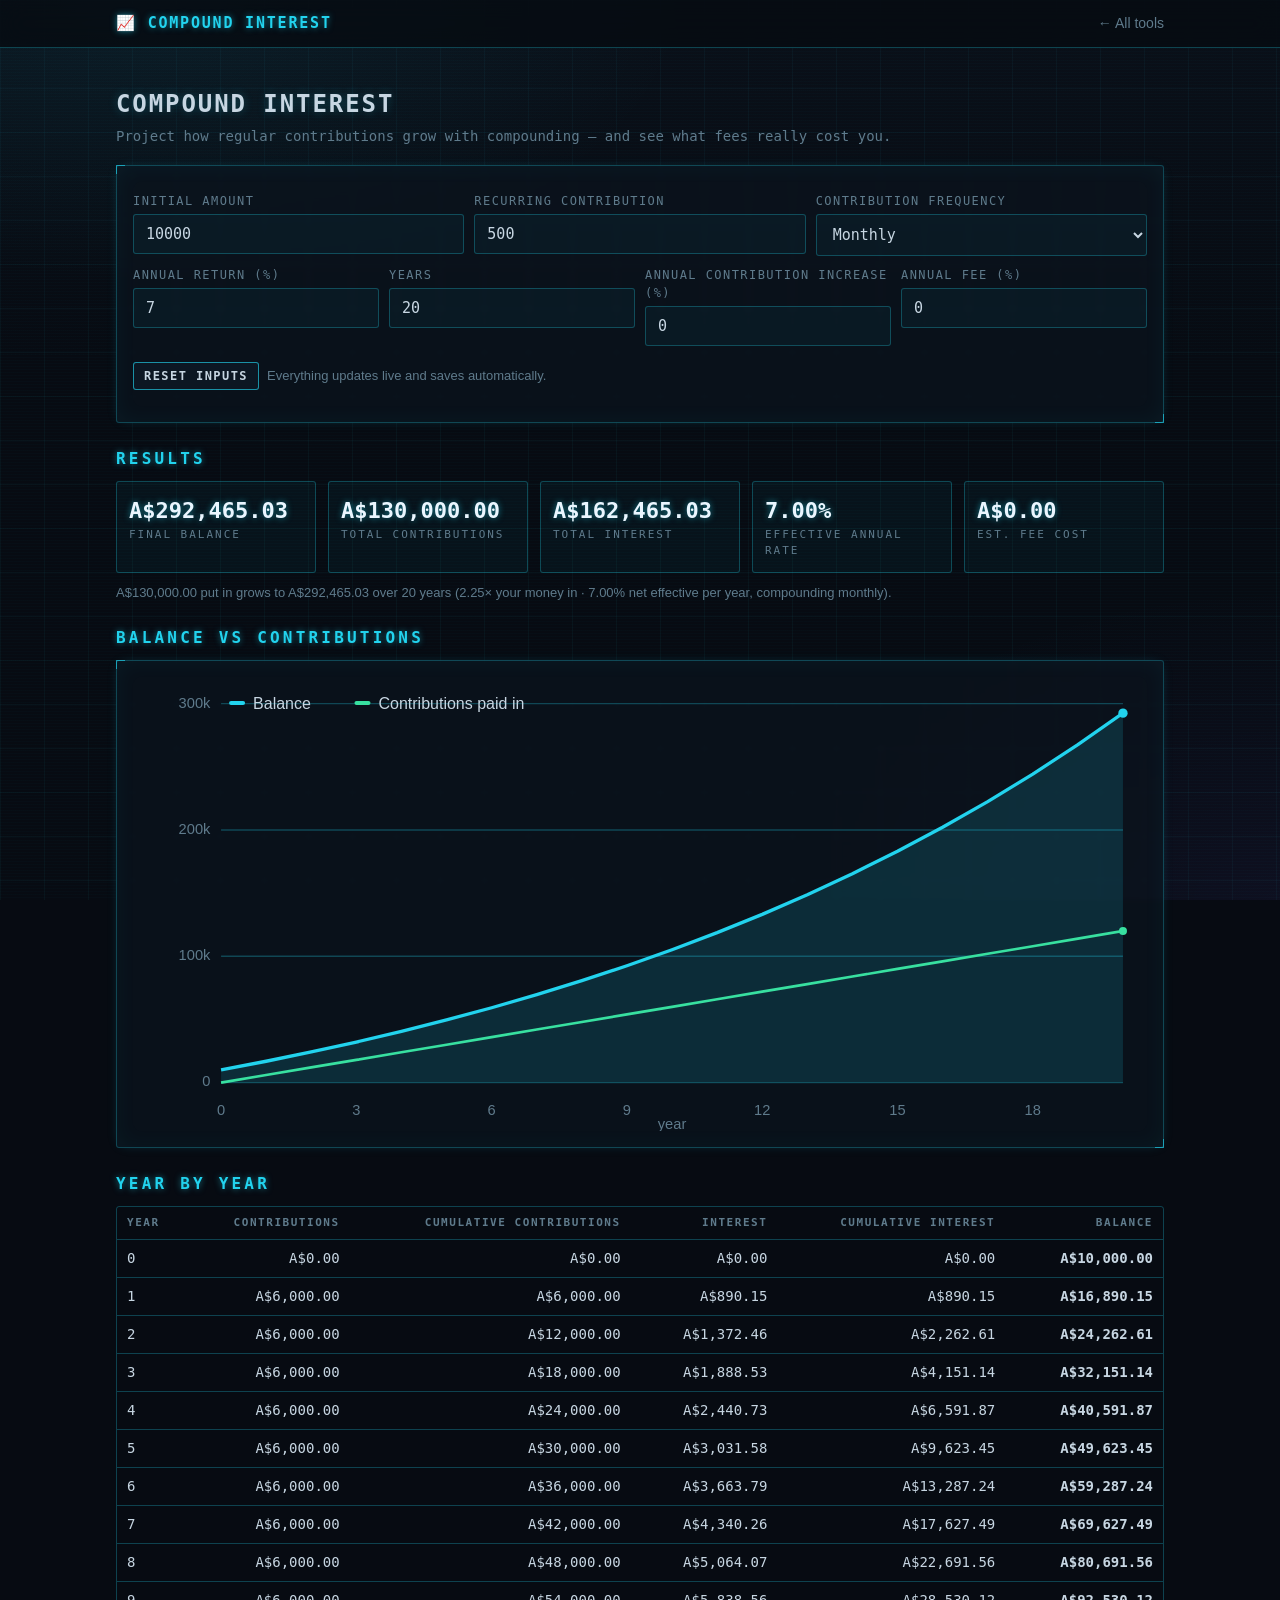
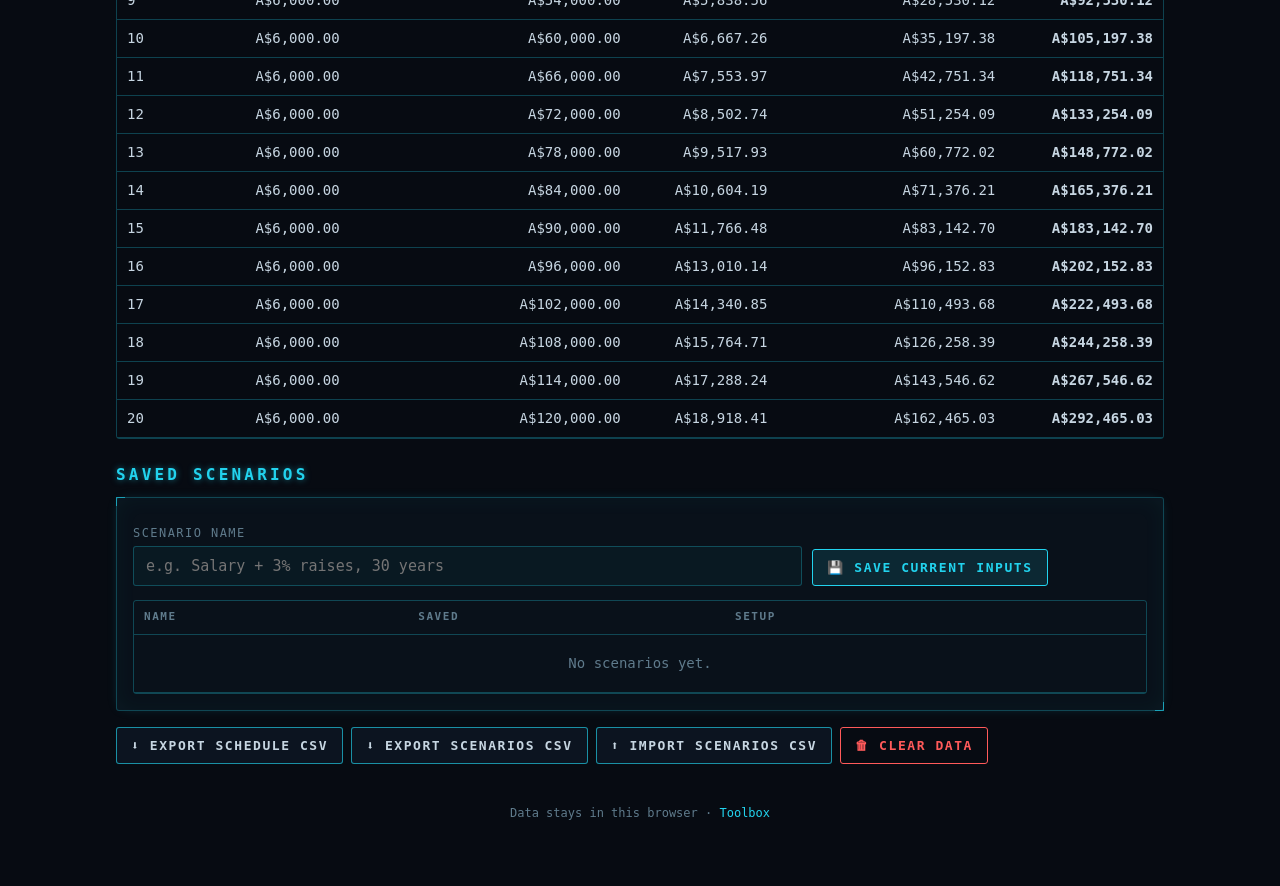
<file: tools/compound-interest/index.html>
<!doctype html><html lang="en"><head><meta charset="utf-8">
<meta name="viewport" content="width=device-width, initial-scale=1">
<link rel="icon" type="image/svg+xml" href="../../assets/favicon.svg">
<title>Compound Interest Calculator — Savings Goal Growth | Toolbox</title>
<link rel="stylesheet" href="../../assets/css/base.css">
<meta name="description" content="Free compound-interest calculator for savings goals: project growth with regular contributions, see time to target and compare scenarios. Runs in your browser — nothing is uploaded.">
<meta name="keywords" content="compound interest calculator, savings goal, investment growth, regular contributions, time to target, future value">
<meta name="author" content="ATLAS / George">
<meta name="robots" content="index,follow">
<meta name="theme-color" content="#070b12">
<link rel="canonical" href="https://chftn.github.io/webtools/tools/compound-interest/">
<meta property="og:type" content="website">
<meta property="og:site_name" content="Toolbox">
<meta property="og:title" content="Compound Interest Calculator — Savings Goal Growth | Toolbox">
<meta property="og:description" content="Free compound-interest calculator for savings goals: project growth with regular contributions, see time to target and compare scenarios. Runs in your browser — nothing is uploaded.">
<meta property="og:url" content="https://chftn.github.io/webtools/tools/compound-interest/">
<meta property="og:locale" content="en_AU">
<meta name="twitter:card" content="summary">
<meta name="twitter:title" content="Compound Interest Calculator — Savings Goal Growth | Toolbox">
<meta name="twitter:description" content="Free compound-interest calculator for savings goals: project growth with regular contributions, see time to target and compare scenarios. Runs in your browser — nothing is uploaded.">
<script type="application/ld+json">{"@context":"https://schema.org","@type":"WebApplication","name":"Compound Interest Calculator \u2014 Savings Goal Growth | Toolbox","url":"https://chftn.github.io/webtools/tools/compound-interest/","description":"Free compound-interest calculator for savings goals: project growth with regular contributions, see time to target and compare scenarios. Runs in your browser \u2014 nothing is uploaded.","inLanguage":"en","isAccessibleForFree":true,"operatingSystem":"Any","browserRequirements":"Requires JavaScript","offers":{"@type":"Offer","price":"0","priceCurrency":"AUD"},"applicationCategory":"FinanceApplication"}</script>
</head>
<body>
<div class="topbar"><div class="inner"><span class="brand">📈 Compound Interest</span><span class="spacer"></span>
<a class="back" href="../../index.html">← All tools</a></div></div>
<div class="wrap" role="main">
  <h1>Compound Interest</h1><p class="sub">Project how regular contributions grow with compounding — and see what fees really cost you.</p>

  <!-- ---------------- Inputs ---------------- -->
  <div class="card">
    <div class="row">
      <div><label for="initial">Initial amount</label>
        <input id="initial" type="number" inputmode="decimal" min="0" step="100" value="10000"></div>
      <div><label for="contribution">Recurring contribution</label>
        <input id="contribution" type="number" inputmode="decimal" min="0" step="50" value="500"></div>
      <div><label for="freq">Contribution frequency</label>
        <select id="freq">
          <option value="monthly">Monthly</option>
          <option value="fortnightly">Fortnightly</option>
          <option value="weekly">Weekly</option>
          <option value="annually">Annually</option>
        </select></div>
    </div>
    <div class="row">
      <div><label for="rate">Annual return (%)</label>
        <input id="rate" type="number" inputmode="decimal" step="0.1" value="7"></div>
      <div><label for="years">Years</label>
        <input id="years" type="number" inputmode="numeric" min="1" max="100" step="1" value="20"></div>
      <div><label for="increase">Annual contribution increase (%)</label>
        <input id="increase" type="number" inputmode="decimal" step="0.5" min="0" value="0"></div>
      <div><label for="fee">Annual fee (%)</label>
        <input id="fee" type="number" inputmode="decimal" step="0.05" min="0" value="0"></div>
    </div>
    <div class="actions">
      <button class="btn sm" id="resetBtn" type="button">Reset inputs</button>
      <span class="muted" style="align-self:center;font-size:13px">Everything updates live and saves automatically.</span>
    </div>
  </div>

  <!-- ---------------- Results ---------------- -->
  <h2>Results</h2>
  <div class="kpis">
    <div class="kpi"><div class="v" id="kFinal">—</div><div class="l">Final balance</div></div>
    <div class="kpi"><div class="v" id="kContrib">—</div><div class="l">Total contributions</div></div>
    <div class="kpi"><div class="v" id="kInterest">—</div><div class="l">Total interest</div></div>
    <div class="kpi"><div class="v" id="kEar">—</div><div class="l">Effective annual rate</div></div>
    <div class="kpi"><div class="v" id="kFees">—</div><div class="l">Est. fee cost</div></div>
  </div>
  <p class="muted" id="growthNote" style="font-size:13px;margin-top:10px"></p>

  <!-- ---------------- Chart ---------------- -->
  <h2>Balance vs contributions</h2>
  <div class="card">
    <div id="chart"></div>
  </div>

  <!-- ---------------- Year table ---------------- -->
  <h2>Year by year</h2>
  <div class="tablewrap">
    <table id="yearTable">
      <thead><tr>
        <th>Year</th><th class="num">Contributions</th><th class="num">Cumulative contributions</th>
        <th class="num">Interest</th><th class="num">Cumulative interest</th><th class="num">Balance</th>
      </tr></thead>
      <tbody id="yearBody"></tbody>
    </table>
  </div>

  <!-- ---------------- Scenarios ---------------- -->
  <h2>Saved scenarios</h2>
  <div class="card">
    <div class="row">
      <div style="flex:2"><label for="scenarioName">Scenario name</label>
        <input id="scenarioName" type="text" placeholder="e.g. Salary + 3% raises, 30 years"></div>
      <div style="align-self:flex-end"><button class="btn primary" id="saveScenario" type="button">💾 Save current inputs</button></div>
    </div>
    <div class="tablewrap" style="margin-top:14px">
      <table>
        <thead><tr><th>Name</th><th>Saved</th><th>Setup</th><th></th></tr></thead>
        <tbody id="scenarioBody"></tbody>
      </table>
    </div>
  </div>

  <div class="actions">
    <button class="btn" id="exportSchedule" type="button">⬇ Export schedule CSV</button>
    <button class="btn" id="exportScenarios" type="button">⬇ Export scenarios CSV</button>
    <button class="btn" id="importScenarios" type="button">⬆ Import scenarios CSV</button>
    <button class="btn bad" id="clearBtn" type="button">🗑 Clear data</button>
  </div>

  <footer>Data stays in this browser · <a href="../../index.html">Toolbox</a></footer>
</div>

<script src="../../assets/js/store.js"></script>
<script>
(function () {
  "use strict";

  var NS = "compound-interest";                 // one namespace for the whole tool
  var PERIODS = { monthly: 12, fortnightly: 26, weekly: 52, annually: 1 };
  var FREQ_LABEL = { monthly: "monthly", fortnightly: "fortnightly", weekly: "weekly", annually: "annually" };

  var DEFAULTS = {
    initial: 10000, contribution: 500, freq: "monthly",
    rate: 7, years: 20, increase: 0, fee: 0
  };

  /* saved shape: { inputs:{...}, scenarios:[{id,name,saved,inputs}] } */
  var state = Store.get(NS, null);
  if (!state || typeof state !== "object") state = { inputs: null, scenarios: [] };
  if (!Array.isArray(state.scenarios)) state.scenarios = [];
  var inputs = Object.assign({}, DEFAULTS, state.inputs || {});

  var $ = function (id) { return document.getElementById(id); };

  function persist() {
    state.inputs = inputs;
    Store.set(NS, state);
  }

  /* ---------- number helpers ---------- */
  function clampNum(v, min, max, fallback) {
    var n = parseFloat(v);
    if (!isFinite(n)) n = fallback;
    if (min != null && n < min) n = min;
    if (max != null && n > max) n = max;
    return n;
  }
  function niceStep(raw) {                       // 1/2/5 × 10^k axis step
    if (!(raw > 0)) return 1;
    var mag = Math.pow(10, Math.floor(Math.log10(raw)));
    var norm = raw / mag;
    var mult = norm <= 1 ? 1 : norm <= 2 ? 2 : norm <= 5 ? 5 : 10;
    return mult * mag;
  }
  function compact(v) {
    var a = Math.abs(v);
    var s = v < 0 ? "-" : "";
    if (a >= 1e9) return s + (a / 1e9).toFixed(1).replace(/\.0$/, "") + "B";
    if (a >= 1e6) return s + (a / 1e6).toFixed(1).replace(/\.0$/, "") + "M";
    if (a >= 1e3) return s + Math.round(a / 1e3) + "k";
    return s + Math.round(a);
  }

  /* ---------- simulation ----------
     Growth is modelled geometrically: the annual fee haircuts the annual return
     ((1+r)*(1-fee)-1), and that net annual rate is converted to a per-period rate
     so the contribution frequency exactly matches the compounding frequency.
     Contributions rise by `increase`% at the end of every completed year.     */
  function simulate(inp) {
    var n = PERIODS[inp.freq] || 12;
    var netAnnual = (1 + inp.rate / 100) * (1 - inp.fee / 100) - 1;
    var per = Math.pow(1 + netAnnual, 1 / n) - 1;

    var totalPeriods = Math.max(0, Math.round(inp.years * n));
    var bal = inp.initial, contrib = inp.contribution;
    var cumC = 0, cumI = 0, yC = 0, yI = 0;
    var rows = [{ year: 0, contributions: 0, cumContrib: 0, interest: 0, cumInterest: 0, balance: bal }];

    for (var t = 1; t <= totalPeriods; t++) {
      var int = bal * per;
      bal += int + contrib;
      yI += int; yC += contrib; cumI += int; cumC += contrib;
      if (t % n === 0 || t === totalPeriods) {
        rows.push({ year: rows.length, contributions: yC, cumContrib: cumC,
                    interest: yI, cumInterest: cumI, balance: bal });
        yC = 0; yI = 0;
        contrib *= 1 + inp.increase / 100;       // annual raise to the contribution
      }
    }
    return { rows: rows, netAnnual: netAnnual, per: per, periodsPerYear: n,
             final: rows[rows.length - 1].balance, cumContrib: cumC, cumInterest: cumI,
             contributed: inp.initial + cumC };
  }

  /* ---------- hand-rolled SVG line chart ---------- */
  function drawChart(rows) {
    var W = 760, H = 340, L = 66, R = 18, T = 20, B = 36;
    var iw = W - L - R, ih = H - T - B;
    var maxV = 1;
    rows.forEach(function (r) { maxV = Math.max(maxV, r.balance, r.cumContrib); });
    var step = niceStep(maxV / 4);
    var yMax = Math.ceil(maxV / step) * step;
    var n = rows.length - 1;

    var xFor = function (i) { return L + (n ? iw * i / n : 0); };
    var yFor = function (v) { return T + ih * (1 - v / yMax); };
    var line = function (key) {
      return rows.map(function (r, i) { return (i ? "L" : "M") + xFor(i).toFixed(1) + " " + yFor(r[key]).toFixed(1); }).join(" ");
    };

    var svg = [];
    svg.push('<svg viewBox="0 0 ' + W + ' ' + H + '" width="100%" role="img" ' +
             'aria-label="Chart of balance and cumulative contributions over time" ' +
             'style="width:100%;height:auto;display:block;font-family:inherit">');

    // horizontal grid + y labels
    for (var v = 0; v <= yMax + 1e-9; v += step) {
      var y = yFor(v).toFixed(1);
      svg.push('<line x1="' + L + '" y1="' + y + '" x2="' + (W - R) + '" y2="' + y + '" stroke="rgba(34,211,238,.28)" stroke-width="1"/>');
      svg.push('<text x="' + (L - 8) + '" y="' + y + '" fill="#5f7b8c" font-size="11" text-anchor="end" dominant-baseline="middle">' + compact(v) + '</text>');
    }
    // x labels (roughly 8 ticks max)
    var xEvery = Math.max(1, Math.ceil(n / 8));
    for (var i = 0; i <= n; i += xEvery) {
      svg.push('<text x="' + xFor(i).toFixed(1) + '" y="' + (H - 12) + '" fill="#5f7b8c" font-size="11" text-anchor="middle">' + rows[i].year + '</text>');
    }
    svg.push('<text x="' + (L + iw / 2) + '" y="' + (H - 1) + '" fill="#5f7b8c" font-size="11" text-anchor="middle">year</text>');

    // area under the balance line
    var area = line("balance") + " L" + xFor(n).toFixed(1) + " " + yFor(0) + " L" + xFor(0).toFixed(1) + " " + yFor(0) + " Z";
    svg.push('<path d="' + area + '" fill="rgba(34,211,238,.14)"/>');

    svg.push('<path d="' + line("cumContrib") + '" fill="none" stroke="#38e0a0" stroke-width="2" stroke-linejoin="round"/>');
    svg.push('<path d="' + line("balance") + '" fill="none" stroke="#22d3ee" stroke-width="2.5" stroke-linejoin="round"/>');

    // end dots
    svg.push('<circle cx="' + xFor(n).toFixed(1) + '" cy="' + yFor(rows[n].cumContrib).toFixed(1) + '" r="3" fill="#38e0a0"/>');
    svg.push('<circle cx="' + xFor(n).toFixed(1) + '" cy="' + yFor(rows[n].balance).toFixed(1) + '" r="3.5" fill="#22d3ee"/>');

    // legend
    svg.push('<g font-size="12">');
    svg.push('<rect x="' + (L + 6) + '" y="' + (T - 2) + '" width="12" height="3" rx="1.5" fill="#22d3ee"/>' +
             '<text x="' + (L + 24) + '" y="' + (T + 4) + '" fill="#c7d6e2">Balance</text>');
    svg.push('<rect x="' + (L + 100) + '" y="' + (T - 2) + '" width="12" height="3" rx="1.5" fill="#38e0a0"/>' +
             '<text x="' + (L + 118) + '" y="' + (T + 4) + '" fill="#c7d6e2">Contributions paid in</text>');
    svg.push('</g>');
    svg.push('</svg>');
    $("chart").innerHTML = svg.join("");
  }

  /* ---------- render ---------- */
  function readInputs() {
    inputs.initial = clampNum($("initial").value, 0, 1e12, DEFAULTS.initial);
    inputs.contribution = clampNum($("contribution").value, 0, 1e12, DEFAULTS.contribution);
    inputs.freq = $("freq").value in PERIODS ? $("freq").value : "monthly";
    inputs.rate = clampNum($("rate").value, -50, 100, DEFAULTS.rate);
    inputs.years = Math.round(clampNum($("years").value, 1, 100, DEFAULTS.years));
    inputs.increase = clampNum($("increase").value, 0, 100, 0);
    inputs.fee = clampNum($("fee").value, 0, 20, 0);
  }

  function fillInputs() {
    $("initial").value = inputs.initial;
    $("contribution").value = inputs.contribution;
    $("freq").value = inputs.freq;
    $("rate").value = inputs.rate;
    $("years").value = inputs.years;
    $("increase").value = inputs.increase;
    $("fee").value = inputs.fee;
  }

  function render() {
    var res = simulate(inputs);
    var rows = res.rows;

    $("kFinal").textContent = Store.money(res.final);
    $("kContrib").textContent = Store.money(res.contributed);
    $("kInterest").textContent = Store.money(res.cumInterest);
    $("kEar").textContent = Store.num(res.netAnnual * 100, 2) + "%";

    // fee cost = difference between no-fee outcome and actual outcome
    if (inputs.fee > 0) {
      var noFee = simulate(Object.assign({}, inputs, { fee: 0 }));
      $("kFees").textContent = Store.money(noFee.final - res.final);
    } else {
      $("kFees").textContent = Store.money(0);
    }

    var multiple = res.contributed > 0 ? res.final / res.contributed : 0;
    $("growthNote").textContent =
      Store.money(res.contributed) + " put in grows to " + Store.money(res.final) +
      " over " + inputs.years + " years (" + Store.num(multiple, 2) + "× your money in · " +
      Store.num(res.netAnnual * 100, 2) + "% net effective per year, compounding " +
      FREQ_LABEL[inputs.freq] + ").";

    drawChart(rows);

    var html = "";
    rows.forEach(function (r) {
      html += "<tr><td>" + r.year + "</td>" +
        '<td class="num">' + Store.money(r.contributions) + "</td>" +
        '<td class="num">' + Store.money(r.cumContrib) + "</td>" +
        '<td class="num">' + Store.money(r.interest) + "</td>" +
        '<td class="num">' + Store.money(r.cumInterest) + "</td>" +
        '<td class="num"><strong>' + Store.money(r.balance) + "</strong></td></tr>";
    });
    $("yearBody").innerHTML = html;

    persist();
    renderScenarios();
  }

  /* ---------- scenarios ---------- */
  function setupSummary(i) {
    return Store.money(i.initial) + " + " + Store.money(i.contribution) + "/" + FREQ_LABEL[i.freq] +
      " · " + Store.num(i.rate, 2) + "% · " + i.years + "y" +
      (i.increase ? " · +" + Store.num(i.increase, 2) + "%/y" : "") +
      (i.fee ? " · " + Store.num(i.fee, 2) + "% fee" : "");
  }

  function renderScenarios() {
    var list = state.scenarios;
    if (!list.length) {
      $("scenarioBody").innerHTML = '<tr><td colspan="4" class="empty">No scenarios yet.</td></tr>';
      return;
    }
    var html = "";
    list.forEach(function (s) {
      html += '<tr><td><strong>' + Store.esc(s.name) + "</strong></td>" +
        '<td class="muted">' + Store.esc(s.saved || "") + "</td>" +
        '<td class="muted">' + Store.esc(setupSummary(s.inputs)) + "</td>" +
        '<td style="white-space:nowrap">' +
          '<button class="btn sm" data-load="' + Store.esc(s.id) + '" type="button">Load</button> ' +
          '<button class="btn sm bad" data-del="' + Store.esc(s.id) + '" type="button">Delete</button>' +
        "</td></tr>";
    });
    $("scenarioBody").innerHTML = html;
  }

  $("saveScenario").addEventListener("click", function () {
    var name = $("scenarioName").value.trim();
    if (!name) { Store.toast("Give the scenario a name first"); $("scenarioName").focus(); return; }
    state.scenarios.unshift({ id: Store.uid(), name: name, saved: Store.today(),
                              inputs: Object.assign({}, inputs) });
    $("scenarioName").value = "";
    persist(); renderScenarios();
    Store.toast('Saved "' + name + '"');
  });

  $("scenarioBody").addEventListener("click", function (e) {
    var b = e.target.closest("button");
    if (!b) return;
    var id = b.getAttribute("data-load") || b.getAttribute("data-del");
    var idx = state.scenarios.findIndex(function (s) { return s.id === id; });
    if (idx < 0) return;
    if (b.hasAttribute("data-load")) {
      inputs = Object.assign({}, DEFAULTS, state.scenarios[idx].inputs);
      fillInputs(); render();
      Store.toast('Loaded "' + state.scenarios[idx].name + '"');
    } else {
      if (!confirm('Delete scenario "' + state.scenarios[idx].name + '"? This cannot be undone.')) return;
      var gone = state.scenarios.splice(idx, 1)[0];
      persist(); renderScenarios();
      Store.toast('Deleted "' + gone.name + '"');
    }
  });

  /* ---------- export / import ---------- */
  $("exportSchedule").addEventListener("click", function () {
    var res = simulate(inputs);
    var rows = res.rows.map(function (r) {
      return {
        year: r.year,
        contributions_this_year: r.contributions.toFixed(2),
        cumulative_contributions: r.cumContrib.toFixed(2),
        interest_this_year: r.interest.toFixed(2),
        cumulative_interest: r.cumInterest.toFixed(2),
        balance: r.balance.toFixed(2)
      };
    });
    Store.exportCSV("compound-interest-schedule", rows,
      ["year", "contributions_this_year", "cumulative_contributions",
       "interest_this_year", "cumulative_interest", "balance"]);
  });

  $("exportScenarios").addEventListener("click", function () {
    if (!state.scenarios.length) { Store.toast("No scenarios to export"); return; }
    var rows = state.scenarios.map(function (s) {
      return {
        name: s.name, saved: s.saved, initial: s.inputs.initial,
        contribution: s.inputs.contribution, freq: s.inputs.freq,
        rate: s.inputs.rate, years: s.inputs.years,
        increase: s.inputs.increase, fee: s.inputs.fee
      };
    });
    Store.exportCSV("compound-interest-scenarios", rows,
      ["name", "saved", "initial", "contribution", "freq", "rate", "years", "increase", "fee"]);
  });

  $("importScenarios").addEventListener("click", function () {
    Store.importCSV(function (objs) {
      var added = 0;
      objs.forEach(function (o) {
        var name = String(o.name || o.scenario || "").trim();
        if (!name) return;
        state.scenarios.unshift({
          id: Store.uid(), name: name, saved: o.saved || Store.today(),
          inputs: {
            initial: clampNum(o.initial, 0, 1e12, DEFAULTS.initial),
            contribution: clampNum(o.contribution, 0, 1e12, DEFAULTS.contribution),
            freq: (String(o.freq || "").toLowerCase() in PERIODS) ? String(o.freq).toLowerCase() : "monthly",
            rate: clampNum(o.rate, -50, 100, DEFAULTS.rate),
            years: Math.round(clampNum(o.years, 1, 100, DEFAULTS.years)),
            increase: clampNum(o.increase, 0, 100, 0),
            fee: clampNum(o.fee, 0, 20, 0)
          }
        });
        added++;
      });
      persist(); renderScenarios();
      if (added) Store.toast("Imported " + added + " scenario(s)");
    });
  });

  $("clearBtn").addEventListener("click", function () {
    if (!confirm("Clear this tool's saved data — inputs and all scenarios? This cannot be undone.")) return;
    Store.remove(NS);
    state = { inputs: null, scenarios: [] };
    inputs = Object.assign({}, DEFAULTS);
    fillInputs();
    $("scenarioName").value = "";
    Store.toast("Data cleared");
    render();
  });

  $("resetBtn").addEventListener("click", function () {
    inputs = Object.assign({}, DEFAULTS);
    fillInputs(); render();
    Store.toast("Inputs reset to defaults");
  });

  /* ---------- wiring ---------- */
  ["initial", "contribution", "freq", "rate", "years", "increase", "fee"].forEach(function (id) {
    // live update while typing…
    $(id).addEventListener("input", function () { readInputs(); render(); });
    // …and on commit, echo the clamped value back so a blank/junk field never
    // silently shows results computed from a hidden fallback.
    $(id).addEventListener("change", function () { readInputs(); fillInputs(); render(); });
  });

  fillInputs();
  render();
})();
</script>
</body></html>
</file>
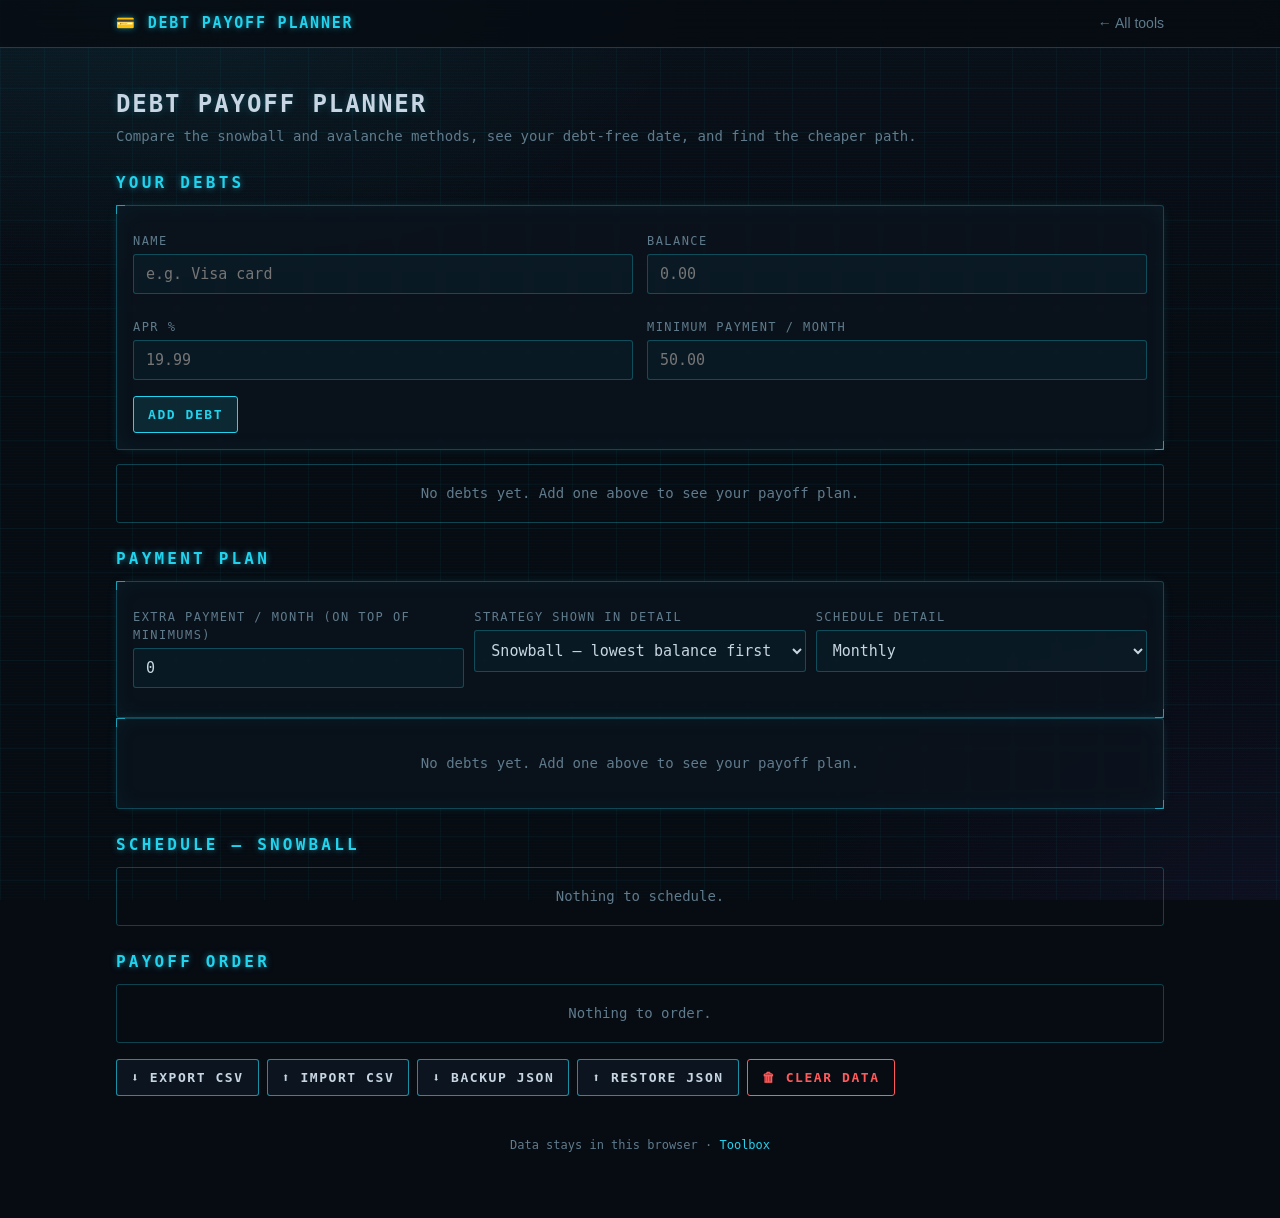
<file: tools/debt-payoff/index.html>
<!doctype html><html lang="en"><head><meta charset="utf-8">
<meta name="viewport" content="width=device-width, initial-scale=1">
<link rel="icon" type="image/svg+xml" href="../../assets/favicon.svg">
<title>Debt Payoff Planner — Snowball vs Avalanche | Toolbox</title>
<link rel="stylesheet" href="../../assets/css/base.css">
<meta name="description" content="Free debt-payoff planner: compare the snowball vs avalanche methods, see your payoff date and interest saved, and export a plan to CSV. Private and local-first.">
<meta name="keywords" content="debt payoff planner, snowball method, avalanche method, debt repayment, interest saved, payoff date, credit card debt">
<meta name="author" content="ATLAS / George">
<meta name="robots" content="index,follow">
<meta name="theme-color" content="#070b12">
<link rel="canonical" href="https://chftn.github.io/webtools/tools/debt-payoff/">
<meta property="og:type" content="website">
<meta property="og:site_name" content="Toolbox">
<meta property="og:title" content="Debt Payoff Planner — Snowball vs Avalanche | Toolbox">
<meta property="og:description" content="Free debt-payoff planner: compare the snowball vs avalanche methods, see your payoff date and interest saved, and export a plan to CSV. Private and local-first.">
<meta property="og:url" content="https://chftn.github.io/webtools/tools/debt-payoff/">
<meta property="og:locale" content="en_AU">
<meta name="twitter:card" content="summary">
<meta name="twitter:title" content="Debt Payoff Planner — Snowball vs Avalanche | Toolbox">
<meta name="twitter:description" content="Free debt-payoff planner: compare the snowball vs avalanche methods, see your payoff date and interest saved, and export a plan to CSV. Private and local-first.">
<script type="application/ld+json">{"@context":"https://schema.org","@type":"WebApplication","name":"Debt Payoff Planner \u2014 Snowball vs Avalanche | Toolbox","url":"https://chftn.github.io/webtools/tools/debt-payoff/","description":"Free debt-payoff planner: compare the snowball vs avalanche methods, see your payoff date and interest saved, and export a plan to CSV. Private and local-first.","inLanguage":"en","isAccessibleForFree":true,"operatingSystem":"Any","browserRequirements":"Requires JavaScript","offers":{"@type":"Offer","price":"0","priceCurrency":"AUD"},"applicationCategory":"FinanceApplication"}</script>
</head>
<body>
<div class="topbar"><div class="inner"><span class="brand">💳 Debt Payoff Planner</span><span class="spacer"></span>
<a class="back" href="../../index.html">← All tools</a></div></div>
<div class="wrap" role="main">
  <h1>Debt Payoff Planner</h1><p class="sub">Compare the snowball and avalanche methods, see your debt-free date, and find the cheaper path.</p>

  <h2>Your debts</h2>
  <div class="card">
    <div class="grid two">
      <div><label for="dName">Name</label><input id="dName" placeholder="e.g. Visa card" autocomplete="off"></div>
      <div><label for="dBalance">Balance</label><input id="dBalance" type="number" min="0" step="0.01" placeholder="0.00" inputmode="decimal"></div>
      <div><label for="dApr">APR %</label><input id="dApr" type="number" min="0" step="0.01" placeholder="19.99" inputmode="decimal"></div>
      <div><label for="dMin">Minimum payment / month</label><input id="dMin" type="number" min="0" step="0.01" placeholder="50.00" inputmode="decimal"></div>
    </div>
    <div class="actions" style="margin-bottom:0">
      <button class="btn primary" id="saveDebt">Add debt</button>
      <button class="btn hidden" id="cancelEdit" type="button">Cancel edit</button>
      <span class="muted" id="formHint" style="align-self:center;font-size:13px"></span>
    </div>
  </div>

  <div style="margin-top:14px"><div class="tablewrap" id="debtWrap"></div></div>

  <h2>Payment plan</h2>
  <div class="card">
    <div class="row">
      <div><label for="extra">Extra payment / month (on top of minimums)</label>
        <input id="extra" type="number" min="0" step="10" value="0" inputmode="decimal"></div>
      <div><label for="method">Strategy shown in detail</label>
        <select id="method"><option value="snowball">Snowball — lowest balance first</option>
          <option value="avalanche">Avalanche — highest APR first</option></select></div>
      <div><label for="granularity">Schedule detail</label>
        <select id="granularity"><option value="month">Monthly</option><option value="year">Yearly summary</option></select></div>
    </div>
    <p class="muted" id="planNote" style="font-size:13px;margin-bottom:0"></p>
  </div>

  <div id="results"></div>

  <h2>Schedule — <span id="schedTitle">snowball</span></h2>
  <div class="tablewrap" id="schedWrap"></div>

  <h2>Payoff order</h2>
  <div class="tablewrap" id="orderWrap"></div>

  <div class="actions">
    <button class="btn" id="expCsv" type="button">⬇ Export CSV</button>
    <button class="btn" id="impCsv" type="button">⬆ Import CSV</button>
    <button class="btn" id="expJson" type="button">⬇ Backup JSON</button>
    <button class="btn" id="impJson" type="button">⬆ Restore JSON</button>
    <button class="btn bad" id="clearAll" type="button">🗑 Clear data</button>
  </div>

  <footer>Data stays in this browser · <a href="../../index.html">Toolbox</a></footer>
</div>
<script src="../../assets/js/store.js"></script>
<script>
(function () {
  "use strict";
  var NS = "debt-payoff";
  var MAX_MONTHS = 1200; // 100 years — beyond this we call a debt unpayable

  /* ---------------- state ---------------- */
  var defaults = { debts: [], extra: 0, method: "snowball", granularity: "month" };
  var state = Object.assign({}, defaults, Store.get(NS, defaults) || {});
  if (!Array.isArray(state.debts)) state.debts = [];
  var editingId = null;

  function save() { Store.set(NS, state); }

  /* ---------------- helpers ---------------- */
  function num(v) { var n = parseFloat(v); return isFinite(n) ? n : 0; }
  function el(id) { return document.getElementById(id); }
  function addMonths(base, n) { var d = new Date(base.getFullYear(), base.getMonth() + n, 1); return d; }

  /* ---------------- simulation ----------------
     Each month: interest accrues on every open balance, then the full payment pool
     (all minimums + the extra payment) is applied in the strategy's priority order.
     The payment budget stays at its original size even as debts clear, so minimums
     freed by a cleared debt roll over onto the next target — that is what creates
     the snowball/avalanche "rollover" effect. Pass 1 covers minimums, pass 2 sweeps
     everything left onto the priority debt. */
  function simulate(debts, extra, method) {
    var ds = debts.filter(function (d) { return num(d.balance) > 0.005; }).map(function (d, i) {
      return { id: d.id, name: d.name, bal: num(d.balance), apr: num(d.apr), min: num(d.min),
        r: num(d.apr) / 100 / 12, interest: 0, principal: 0, paidMonth: null, paidDate: null,
        order: null, seq: i };
    });
    if (!ds.length) return null;

    var order = ds.slice().sort(method === "snowball"
      ? function (a, b) { return a.bal - b.bal || a.apr - b.apr; }
      : function (a, b) { return b.apr - a.apr || a.bal - b.bal; });

    var total = ds.reduce(function (s, d) { return s + d.bal; }, 0);
    // Fixed monthly budget: minimums never shrink when a debt clears, they roll over.
    var paymentPool = extra + ds.reduce(function (s, d) { return s + d.min; }, 0);
    var balances = [total];
    var schedule = [];
    var month = 0, totalInterest = 0, stuck = false, done = 0;
    var start = new Date(); start = new Date(start.getFullYear(), start.getMonth(), 1);

    while (ds.some(function (d) { return d.bal > 0.005; }) && month < MAX_MONTHS) {
      month++;
      var startBal = ds.reduce(function (s, d) { return s + d.bal; }, 0);
      var interestThis = 0;

      ds.forEach(function (d) {
        if (d.bal <= 0.005) return;
        var i = d.bal * d.r;
        d.bal += i; d.interest += i; interestThis += i;
      });

      // pass 1 — minimums, in priority order
      var remaining = paymentPool;
      order.forEach(function (d) {
        if (remaining <= 0.005 || d.bal <= 0.005) return;
        var pay = Math.min(d.min, d.bal, remaining);
        d.bal -= pay; remaining -= pay;
      });
      // pass 2 — every leftover dollar (extra + freed minimums) onto priority debts
      order.forEach(function (d) {
        if (remaining <= 0.005 || d.bal <= 0.005) return;
        var pay = Math.min(d.bal, remaining);
        d.bal -= pay; remaining -= pay;
      });

      var endBal = ds.reduce(function (s, d) { return s + d.bal; }, 0);
      var principalThis = startBal + interestThis - endBal;

      // mark payoffs in this month
      order.forEach(function (d) {
        if (d.bal <= 0.005 && d.paidMonth == null) {
          d.paidMonth = month; done++;
          d.order = done;
          d.paidDate = addMonths(start, month);
        }
      });

      totalInterest += interestThis;
      schedule.push({ month: month, date: addMonths(start, month), startBal: startBal,
        interest: interestThis, principal: principalThis, endBal: Math.max(0, endBal) });
      balances.push(Math.max(0, endBal));

      if (startBal - endBal < 0.005) { stuck = true; break; } // no progress: minimums can't beat interest
    }
    if (ds.some(function (d) { return d.bal > 0.005; })) stuck = true;

    var openRemaining = ds.reduce(function (s, d) { return s + d.bal; }, 0);
    var months = schedule.length;
    var debtFree = months ? addMonths(start, months) : null;

    return { method: method, debts: order, schedule: schedule, balances: balances,
      months: months, totalInterest: totalInterest, totalPaid: total + totalInterest,
      startTotal: total, stuck: stuck, openRemaining: openRemaining, debtFree: debtFree };
  }

  /* yearly roll-up of a monthly schedule */
  function yearly(schedule) {
    var out = [], map = {};
    schedule.forEach(function (r) {
      var y = r.date.getFullYear();
      if (!map[y]) { map[y] = { year: y, interest: 0, principal: 0, startBal: r.startBal, endBal: r.endBal, months: 0 }; out.push(map[y]); }
      var g = map[y];
      g.interest += r.interest; g.principal += r.principal; g.endBal = r.endBal; g.months++;
    });
    return out;
  }

  /* ---------------- rendering ---------------- */
  function fmtDate(d) {
    if (!d) return "—";
    return d.toLocaleDateString(undefined, { month: "short", year: "numeric" });
  }
  function monthLabel(n) {
    if (n <= 0) return "0 months";
    var y = Math.floor(n / 12), m = n % 12, parts = [];
    if (y) parts.push(y + (y === 1 ? " yr" : " yrs"));
    if (m) parts.push(m + (m === 1 ? " mo" : " mos"));
    return parts.join(" ") + " (" + n + " mo)";
  }

  function renderDebts() {
    var w = el("debtWrap");
    if (!state.debts.length) {
      w.innerHTML = '<div class="empty">No debts yet. Add one above to see your payoff plan.</div>';
      return;
    }
    var totalBal = 0, totalMin = 0;
    var rows = state.debts.map(function (d) {
      totalBal += num(d.balance); totalMin += num(d.min);
      var warn = num(d.min) > 0 && num(d.balance) * (num(d.apr) / 100 / 12) > num(d.min)
        ? ' <span class="pill" style="color:var(--warn);border-color:var(--warn)">min &lt; interest</span>' : "";
      return '<tr><td>' + Store.esc(d.name) + warn + '</td>' +
        '<td class="num">' + Store.money(num(d.balance)) + '</td>' +
        '<td class="num">' + Store.num(num(d.apr), 2) + '%</td>' +
        '<td class="num">' + Store.money(num(d.min)) + '</td>' +
        '<td><button class="btn sm" data-edit="' + d.id + '" type="button">Edit</button> ' +
        '<button class="btn sm bad" data-del="' + d.id + '" type="button">Delete</button></td></tr>';
    }).join("");
    w.innerHTML = '<table><thead><tr><th>Debt</th><th class="num">Balance</th><th class="num">APR</th>' +
      '<th class="num">Min / mo</th><th></th></tr></thead><tbody>' + rows + '</tbody>' +
      '<tfoot><tr><td><strong>Total</strong></td><td class="num"><strong>' + Store.money(totalBal) + '</strong></td>' +
      '<td></td><td class="num"><strong>' + Store.money(totalMin) + '</strong></td><td></td></tr></tfoot></table>';
    Array.prototype.forEach.call(w.querySelectorAll("[data-edit]"), function (b) {
      b.onclick = function () { startEdit(b.getAttribute("data-edit")); };
    });
    Array.prototype.forEach.call(w.querySelectorAll("[data-del]"), function (b) {
      b.onclick = function () {
        var id = b.getAttribute("data-del");
        var d = state.debts.filter(function (x) { return x.id === id; })[0];
        if (!d) return;
        if (!confirm('Delete "' + d.name + '"? This cannot be undone.')) return;
        state.debts = state.debts.filter(function (x) { return x.id !== id; });
        save(); renderAll(); Store.toast("Debt deleted");
      };
    });
  }

  function startEdit(id) {
    var d = state.debts.filter(function (x) { return x.id === id; })[0];
    if (!d) return;
    editingId = id;
    el("dName").value = d.name; el("dBalance").value = d.balance; el("dApr").value = d.apr; el("dMin").value = d.min;
    el("saveDebt").textContent = "Save changes";
    el("cancelEdit").classList.remove("hidden");
    el("formHint").textContent = "Editing “" + d.name + "”";
    el("dName").focus();
  }
  function endEdit() {
    editingId = null;
    el("saveDebt").textContent = "Add debt";
    el("cancelEdit").classList.add("hidden");
    el("formHint").textContent = "";
  }

  function submitDebt() {
    var name = el("dName").value.trim();
    var balance = num(el("dBalance").value), apr = num(el("dApr").value), min = num(el("dMin").value);
    if (!name) { Store.toast("Give the debt a name"); el("dName").focus(); return; }
    if (balance <= 0) { Store.toast("Balance must be greater than 0"); el("dBalance").focus(); return; }
    if (min < 0 || apr < 0) { Store.toast("APR and minimum can't be negative"); return; }
    if (editingId) {
      state.debts = state.debts.map(function (d) {
        return d.id === editingId ? { id: d.id, name: name, balance: balance, apr: apr, min: min } : d;
      });
      Store.toast("Debt updated");
    } else {
      state.debts.push({ id: Store.uid(), name: name, balance: balance, apr: apr, min: min });
      Store.toast("Debt added");
    }
    el("dName").value = ""; el("dBalance").value = ""; el("dApr").value = ""; el("dMin").value = "";
    endEdit(); save(); renderAll();
  }

  /* simple two-series SVG line chart of remaining balance over time */
  function chart(series) {
    var W = 640, H = 220, pad = 34;
    var maxLen = Math.max.apply(null, series.map(function (s) { return s.points.length; }));
    var maxVal = Math.max.apply(null, series.map(function (s) { return Math.max.apply(null, s.points); }));
    if (!maxLen || !maxVal) return "";
    function x(i) { return pad + (W - pad * 2) * (maxLen <= 1 ? 0 : i / (maxLen - 1)); }
    function y(v) { return H - pad - (H - pad * 2) * (v / maxVal); }
    var paths = series.map(function (s) {
      var pts = s.points.map(function (v, i) { return x(i).toFixed(1) + "," + y(v).toFixed(1); }).join(" ");
      return '<polyline fill="none" stroke="' + s.color + '" stroke-width="2" points="' + pts + '"/>';
    }).join("");
    var grid = [0, 0.25, 0.5, 0.75, 1].map(function (f) {
      var v = maxVal * (1 - f), gy = y(v).toFixed(1);
      return '<line x1="' + pad + '" y1="' + gy + '" x2="' + (W - pad) + '" y2="' + gy + '" stroke="rgba(34,211,238,.28)"/>' +
        '<text x="4" y="' + (y(v) + 4).toFixed(1) + '" fill="#5f7b8c" font-size="10">' +
        Store.money(v).replace("A$", "") + '</text>';
    }).join("");
    var legend = series.map(function (s, i) {
      return '<text x="' + (pad + i * 150) + '" y="' + (H - 6) + '" fill="' + s.color + '" font-size="12">■ ' + Store.esc(s.name) + '</text>';
    }).join("");
    return '<svg viewBox="0 0 ' + W + ' ' + H + '" width="100%" style="width:100%;height:auto;display:block" role="img" ' +
      'aria-label="Remaining balance over time">' + grid + paths + legend + '</svg>';
  }

  function methodCard(res, best) {
    if (!res) return "";
    var cls = best ? "pos" : "";
    return '<div class="card"><h3 style="margin-top:0">' + (res.method === "snowball" ? "Snowball" : "Avalanche") +
      (best ? ' <span class="pill pos">cheapest</span>' : "") + '</h3>' +
      '<div class="kpis">' +
      '<div class="kpi"><div class="v">' + (res.stuck ? "—" : Store.num(res.months)) + '</div><div class="l">Months to debt-free</div></div>' +
      '<div class="kpi"><div class="v">' + Store.money(res.totalInterest) + '</div><div class="l">Total interest</div></div>' +
      '<div class="kpi"><div class="v">' + (res.stuck ? "not cleared" : fmtDate(res.debtFree)) + '</div><div class="l">Debt-free date</div></div>' +
      '<div class="kpi"><div class="v">' + Store.money(res.totalPaid) + '</div><div class="l">Total paid</div></div>' +
      '</div>' +
      (res.stuck ? '<p class="muted" style="color:var(--warn);font-size:13px;margin:10px 0 0">Your payments don\'t beat the interest — ' +
        'this plan never clears the debt. Increase the minimums or the extra payment.</p>' : "") +
      '</div>';
  }

  function renderResults() {
    var host = el("results");
    var debts = state.debts.filter(function (d) { return num(d.balance) > 0.005; });
    if (!debts.length) {
      host.innerHTML = '<div class="card"><div class="empty">No debts yet. Add one above to see your payoff plan.</div></div>';
      el("schedWrap").innerHTML = '<div class="empty">Nothing to schedule.</div>';
      el("orderWrap").innerHTML = '<div class="empty">Nothing to order.</div>';
      el("planNote").textContent = "";
      el("schedTitle").textContent = state.method;
      return;
    }
    var extra = num(state.extra);
    var snow = simulate(debts, extra, "snowball");
    var ava = simulate(debts, extra, "avalanche");
    var bothClear = snow && ava && !snow.stuck && !ava.stuck;
    var best = null;
    if (bothClear) best = (snow.totalInterest <= ava.totalInterest) ? "snowball" : "avalanche";

    var pay = debts.reduce(function (s, d) { return s + num(d.min); }, 0) + extra;
    el("planNote").textContent = "Paying " + Store.money(pay) + " / month (" +
      Store.money(debts.reduce(function (s, d) { return s + num(d.min); }, 0)) + " minimums + " +
      Store.money(extra) + " extra).";

    var reco = "";
    if (bothClear) {
      var diff = Math.abs(snow.totalInterest - ava.totalInterest);
      var winner = best === "snowball" ? snow : ava, loser = best === "snowball" ? ava : snow;
      var md = Math.abs(winner.months - loser.months);
      reco = '<div class="card" style="border-color:var(--accent2)"><strong>' +
        (best === "snowball" ? "Snowball" : "Avalanche") + ' is the cheaper method</strong>' +
        '<p class="sub" style="margin:8px 0 0">It saves <span class="pos">' + Store.money(diff) + '</span> in interest' +
        (md ? ' and clears your debt ' + monthLabel(md) + ' sooner' : ' (same timeline)') +
        '. Total interest: ' + Store.money(winner.totalInterest) + ' vs ' + Store.money(loser.totalInterest) + '.</p></div>';
    } else if (snow && ava) {
      reco = '<div class="card" style="border-color:var(--warn)"><strong>Neither plan clears the debt</strong>' +
        '<p class="sub" style="margin:8px 0 0">Interest is outpacing your payments. Raise a minimum or increase the extra payment to see a payoff date.</p></div>';
    }

    host.innerHTML = '<h2>Strategy comparison</h2>' + reco +
      '<div class="grid two" style="margin-top:14px">' + methodCard(snow, best === "snowball") + methodCard(ava, best === "avalanche") + '</div>' +
      '<h2>Balance over time</h2><div class="card">' +
      chart([{ name: "Snowball", color: "#22d3ee", points: snow.balances },
             { name: "Avalanche", color: "#38e0a0", points: ava.balances }]) +
      '</div>';

    var active = state.method === "avalanche" ? ava : snow;
    el("schedTitle").textContent = active.method === "avalanche" ? "avalanche" : "snowball";
    renderSchedule(active);
    renderOrder(active);
  }

  function renderSchedule(res) {
    var w = el("schedWrap");
    if (!res || !res.schedule.length) { w.innerHTML = '<div class="empty">No schedule to show.</div>'; return; }
    if (state.granularity === "year") {
      var yrs = yearly(res.schedule);
      w.innerHTML = '<table><thead><tr><th>Year</th><th class="num">Starting balance</th><th class="num">Interest</th>' +
        '<th class="num">Principal paid</th><th class="num">Ending balance</th><th class="num">Months</th></tr></thead><tbody>' +
        yrs.map(function (y) {
          return '<tr><td>' + y.year + '</td><td class="num">' + Store.money(y.startBal) + '</td>' +
            '<td class="num neg">' + Store.money(y.interest) + '</td><td class="num pos">' + Store.money(y.principal) + '</td>' +
            '<td class="num">' + Store.money(y.endBal) + '</td><td class="num">' + y.months + '</td></tr>';
        }).join("") + '</tbody></table>';
      return;
    }
    w.innerHTML = '<table><thead><tr><th>#</th><th>Month</th><th class="num">Starting balance</th>' +
      '<th class="num">Interest</th><th class="num">Principal</th><th class="num">Remaining</th></tr></thead><tbody>' +
      res.schedule.map(function (r) {
        return '<tr><td>' + r.month + '</td><td>' + fmtDate(r.date) + '</td>' +
          '<td class="num">' + Store.money(r.startBal) + '</td>' +
          '<td class="num neg">' + Store.money(r.interest) + '</td>' +
          '<td class="num pos">' + Store.money(r.principal) + '</td>' +
          '<td class="num">' + Store.money(r.endBal) + '</td></tr>';
      }).join("") + '</tbody></table>';
  }

  function renderOrder(res) {
    var w = el("orderWrap");
    if (!res || !res.debts.length) { w.innerHTML = '<div class="empty">Nothing to order.</div>'; return; }
    w.innerHTML = '<table><thead><tr><th>#</th><th>Debt</th><th class="num">Start balance</th><th class="num">APR</th>' +
      '<th>Payoff date</th><th class="num">Months</th><th class="num">Interest paid</th></tr></thead><tbody>' +
      res.debts.map(function (d) {
        return '<tr><td>' + (d.order || "—") + '</td><td>' + Store.esc(d.name) + '</td>' +
          '<td class="num">' + Store.money(num(d.balance)) + '</td>' +
          '<td class="num">' + Store.num(d.apr, 2) + '%</td>' +
          '<td>' + (d.paidDate ? fmtDate(d.paidDate) : "not cleared") + '</td>' +
          '<td class="num">' + (d.paidMonth == null ? "—" : d.paidMonth) + '</td>' +
          '<td class="num">' + Store.money(d.interest) + '</td></tr>';
      }).join("") + '</tbody></table>';
  }

  function renderAll() {
    el("extra").value = state.extra;
    el("method").value = state.method;
    el("granularity").value = state.granularity;
    renderDebts(); renderResults();
  }

  /* ---------------- events ---------------- */
  el("saveDebt").onclick = submitDebt;
  el("cancelEdit").onclick = function () {
    el("dName").value = ""; el("dBalance").value = ""; el("dApr").value = ""; el("dMin").value = "";
    endEdit();
  };
  ["dName", "dBalance", "dApr", "dMin"].forEach(function (id) {
    el(id).addEventListener("keydown", function (e) { if (e.key === "Enter") submitDebt(); });
  });
  el("extra").addEventListener("input", function () {
    state.extra = num(el("extra").value); save(); renderResults();
  });
  el("method").addEventListener("change", function () {
    state.method = el("method").value; save(); renderResults();
  });
  el("granularity").addEventListener("change", function () {
    state.granularity = el("granularity").value; save(); renderResults();
  });

  var DEBT_COLS = ["name", "balance", "apr", "min"];
  el("expCsv").onclick = function () {
    if (!state.debts.length) { Store.toast("No debts to export"); return; }
    Store.exportCSV("debt-payoff-debts", state.debts.map(function (d) {
      return { name: d.name, balance: num(d.balance), apr: num(d.apr), min: num(d.min) };
    }), DEBT_COLS);
  };
  el("impCsv").onclick = function () {
    Store.importCSV(function (objs) {
      var added = 0, skipped = 0;
      objs.forEach(function (o) {
        var key = {};
        Object.keys(o).forEach(function (k) { key[k.trim().toLowerCase()] = o[k]; });
        var name = (key.name || key.debt || "").trim();
        var bal = num(key.balance);
        if (!name || bal <= 0) { skipped++; return; }
        state.debts.push({ id: Store.uid(), name: name, balance: bal,
          apr: num(key.apr || key["apr %"] || key.rate), min: num(key.min || key["minimum"] || key["min payment"]) });
        added++;
      });
      save(); renderAll();
      Store.toast(added ? "Imported " + added + " debt(s)" + (skipped ? ", skipped " + skipped : "")
        : "No usable rows — expected columns: name,balance,apr,min");
    });
  };
  el("expJson").onclick = function () { Store.exportJSON("debt-payoff", state); };
  el("impJson").onclick = function () {
    Store.importJSON(function (obj) {
      if (!obj || typeof obj !== "object") { Store.toast("That file doesn't look like a backup"); return; }
      if (!confirm("Restore from backup? This replaces your current debts.")) return;
      state = Object.assign({}, defaults, obj);
      if (!Array.isArray(state.debts)) state.debts = [];
      state.debts = state.debts.map(function (d) {
        return { id: d.id || Store.uid(), name: String(d.name || "").trim(), balance: num(d.balance),
          apr: num(d.apr), min: num(d.min) };
      }).filter(function (d) { return d.name; });
      save(); endEdit(); renderAll();
    });
  };
  el("clearAll").onclick = function () {
    if (!confirm("Clear all debts, the extra payment and settings? This cannot be undone.")) return;
    state = Object.assign({}, defaults, { debts: [] });
    Store.remove(NS); save(); endEdit(); renderAll(); Store.toast("All data cleared");
  };

  renderAll();
})();
</script>
</body></html>
</file>
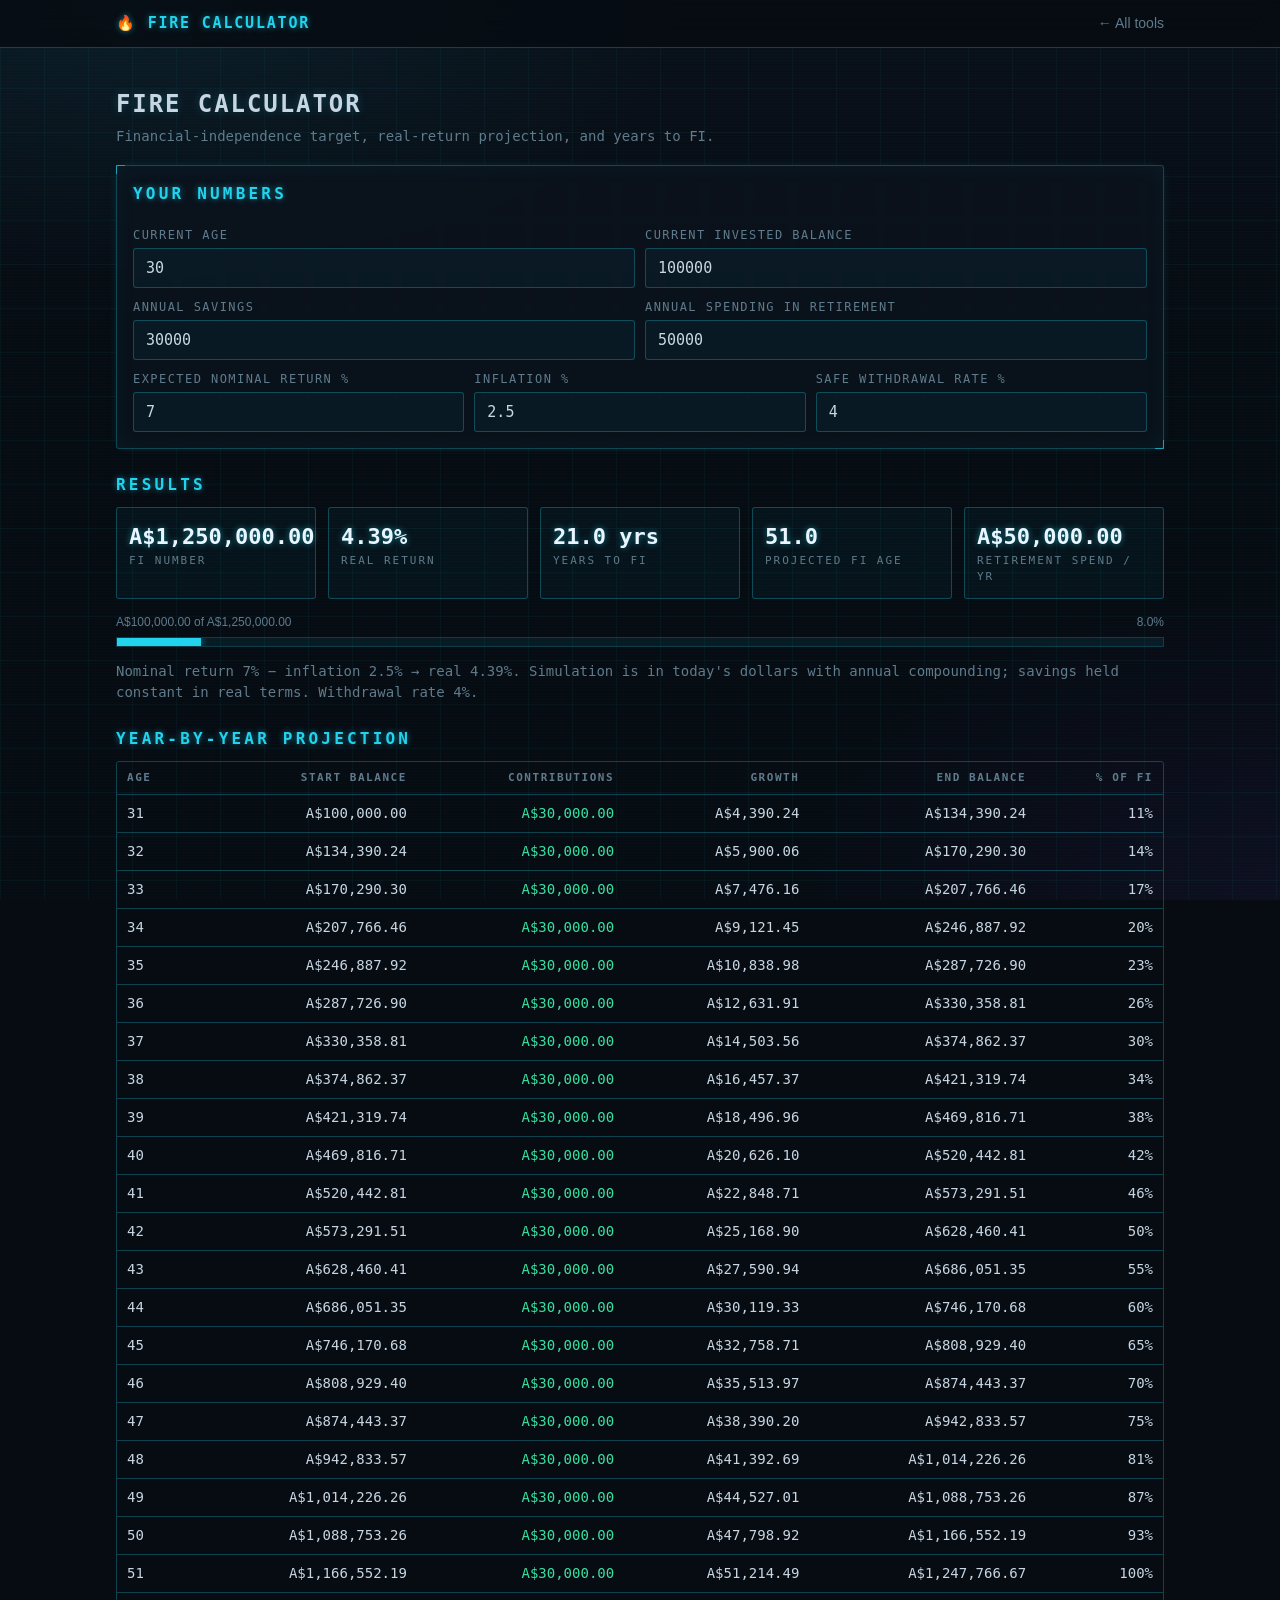
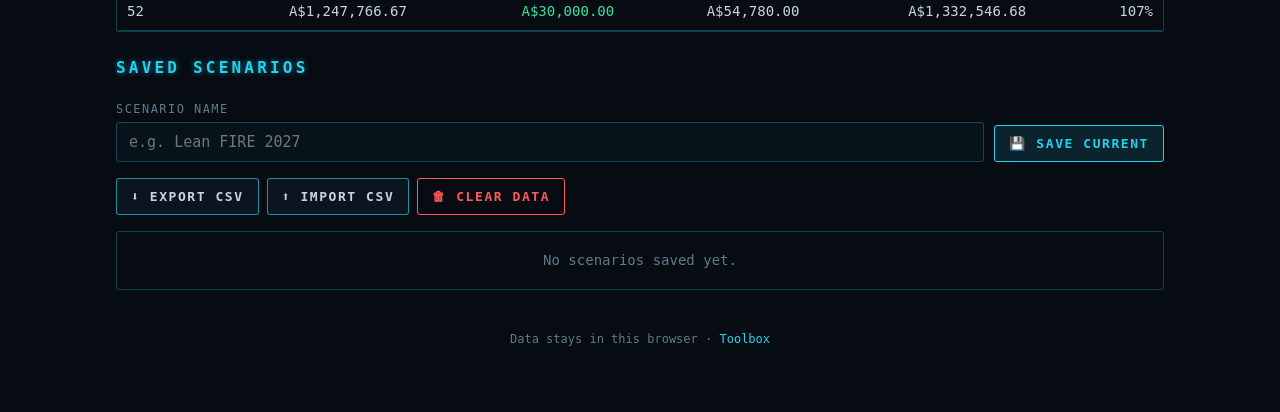
<file: tools/fire-calculator/index.html>
<!doctype html><html lang="en"><head><meta charset="utf-8">
<meta name="viewport" content="width=device-width, initial-scale=1">
<link rel="icon" type="image/svg+xml" href="../../assets/favicon.svg">
<title>FIRE Calculator — Financial Independence &amp; Years to FI | Toolbox</title>
<link rel="stylesheet" href="../../assets/css/base.css">
<meta name="description" content="Free FIRE calculator: work out your financial-independence number, years to FI and safe withdrawal rate from your savings, spending and expected return. Private, local-first, runs in your browser.">
<meta name="keywords" content="FIRE calculator, financial independence, FI number, years to FI, safe withdrawal rate, early retirement, 4% rule">
<meta name="author" content="ATLAS / George">
<meta name="robots" content="index,follow">
<meta name="theme-color" content="#070b12">
<link rel="canonical" href="https://chftn.github.io/webtools/tools/fire-calculator/">
<meta property="og:type" content="website">
<meta property="og:site_name" content="Toolbox">
<meta property="og:title" content="FIRE Calculator — Financial Independence &amp; Years to FI | Toolbox">
<meta property="og:description" content="Free FIRE calculator: work out your financial-independence number, years to FI and safe withdrawal rate from your savings, spending and expected return. Private, local-first, runs in your browser.">
<meta property="og:url" content="https://chftn.github.io/webtools/tools/fire-calculator/">
<meta property="og:locale" content="en_AU">
<meta name="twitter:card" content="summary">
<meta name="twitter:title" content="FIRE Calculator — Financial Independence &amp; Years to FI | Toolbox">
<meta name="twitter:description" content="Free FIRE calculator: work out your financial-independence number, years to FI and safe withdrawal rate from your savings, spending and expected return. Private, local-first, runs in your browser.">
<script type="application/ld+json">{"@context":"https://schema.org","@type":"WebApplication","name":"FIRE Calculator \u2014 Financial Independence & Years to FI | Toolbox","url":"https://chftn.github.io/webtools/tools/fire-calculator/","description":"Free FIRE calculator: work out your financial-independence number, years to FI and safe withdrawal rate from your savings, spending and expected return. Private, local-first, runs in your browser.","inLanguage":"en","isAccessibleForFree":true,"operatingSystem":"Any","browserRequirements":"Requires JavaScript","offers":{"@type":"Offer","price":"0","priceCurrency":"AUD"},"applicationCategory":"FinanceApplication"}</script>
</head>
<body>
<div class="topbar"><div class="inner"><span class="brand">🔥 FIRE Calculator</span><span class="spacer"></span>
<a class="back" href="../../index.html">← All tools</a></div></div>
<div class="wrap" role="main">
  <h1>FIRE Calculator</h1><p class="sub">Financial-independence target, real-return projection, and years to FI.</p>

  <!-- ---------- Inputs ---------- -->
  <div class="card">
    <h2 style="margin-top:0">Your numbers</h2>
    <div class="row">
      <div><label for="age">Current age</label><input id="age" type="number" min="0" max="120" step="1"></div>
      <div><label for="balance">Current invested balance</label><input id="balance" type="number" min="0" step="1000"></div>
    </div>
    <div class="row">
      <div><label for="savings">Annual savings</label><input id="savings" type="number" min="0" step="1000"></div>
      <div><label for="spending">Annual spending in retirement</label><input id="spending" type="number" min="0" step="1000"></div>
    </div>
    <div class="row">
      <div><label for="ret">Expected nominal return %</label><input id="ret" type="number" step="0.1"></div>
      <div><label for="inf">Inflation %</label><input id="inf" type="number" step="0.1"></div>
      <div><label for="swr">Safe withdrawal rate %</label><input id="swr" type="number" step="0.1" min="0.1"></div>
    </div>
  </div>

  <!-- ---------- Results ---------- -->
  <h2>Results</h2>
  <div class="kpis" id="kpis"></div>
  <div style="margin:14px 0">
    <div class="muted" style="font-size:12px;display:flex;justify-content:space-between">
      <span id="progLabel">Progress to FI</span><span id="progPct"></span>
    </div>
    <div class="bar" style="margin-top:6px"><span id="progBar" style="width:0%"></span></div>
  </div>
  <p class="sub" id="assump"></p>

  <!-- ---------- Projection ---------- -->
  <h2>Year-by-year projection</h2>
  <div class="tablewrap" id="projWrap"><div class="empty">No projection yet.</div></div>

  <!-- ---------- Scenarios ---------- -->
  <h2>Saved scenarios</h2>
  <div class="row" style="align-items:flex-end">
    <div style="flex:2"><label for="scName">Scenario name</label><input id="scName" type="text" placeholder="e.g. Lean FIRE 2027"></div>
    <div style="flex:0 0 auto;min-width:auto"><button class="btn primary" id="saveBtn">💾 Save current</button></div>
  </div>
  <div class="actions">
    <button class="btn" id="expBtn">⬇ Export CSV</button>
    <button class="btn" id="impBtn">⬆ Import CSV</button>
    <button class="btn bad" id="clearBtn">🗑 Clear data</button>
  </div>
  <div class="tablewrap" id="scWrap"><div class="empty">No scenarios saved yet.</div></div>

  <footer>Data stays in this browser · <a href="../../index.html">Toolbox</a></footer>
</div>
<script src="../../assets/js/store.js"></script>
<script>
(function () {
  "use strict";
  const NS = "fire-calculator";

  const DEFAULTS = {
    age: 30, balance: 100000, savings: 30000,
    ret: 7, inf: 2.5, spending: 50000, swr: 4
  };
  const FIELDS = ["age", "balance", "savings", "ret", "inf", "spending", "swr"];
  const SC_COLS = ["name", "age", "balance", "savings", "ret", "inf", "spending", "swr",
    "fiNumber", "years", "fiAge", "savedAt"];

  const $ = (id) => document.getElementById(id);

  // One namespace holds everything: { inputs, scenarios }
  let db = Store.get(NS, null);
  if (!db || typeof db !== "object") db = { inputs: Object.assign({}, DEFAULTS), scenarios: [] };
  if (!db.inputs) db.inputs = Object.assign({}, DEFAULTS);
  if (!Array.isArray(db.scenarios)) db.scenarios = [];

  function save() { Store.set(NS, db); }

  /* ---------- core math ---------- */

  // Real (inflation-adjusted) return from nominal return and inflation.
  function realReturn(rPct, iPct) { return ((1 + rPct / 100) / (1 + iPct / 100)) - 1; }

  function readInputs() {
    const o = {};
    FIELDS.forEach((f) => {
      const v = parseFloat($(f).value);
      o[f] = isFinite(v) ? v : 0;
    });
    if (o.swr <= 0) o.swr = 0.1;              // guard against divide-by-zero
    if (o.balance < 0) o.balance = 0;
    if (o.savings < 0) o.savings = 0;
    if (o.spending < 0) o.spending = 0;
    if (o.age < 0) o.age = 0;
    return o;
  }

  /* Simulate year by year in real terms (today's dollars), so the FI target stays
     constant and the growth rate used is the real return. Contributions are treated
     as constant real dollars (i.e. they keep pace with inflation). */
  function simulate(inp) {
    const rr = realReturn(inp.ret, inp.inf);
    const fi = inp.swr > 0 ? inp.spending / (inp.swr / 100) : Infinity;
    const MAXY = 80;
    const rows = [];
    let bal = inp.balance;
    let years = Infinity;

    if (fi <= 0) { years = 0; return { rr, fi, years, rows, achieved: true }; }
    if (bal >= fi) { years = 0; return { rr, fi, years, rows, achieved: true }; }

    for (let y = 1; y <= MAXY; y++) {
      const start = bal;
      const growth = start * rr;                 // growth on the opening balance
      const end = start + growth + inp.savings;  // then add this year's contributions
      rows.push({ year: y, age: inp.age + y, start: start, contrib: inp.savings, growth: growth, end: end });

      if (end >= fi && years === Infinity) {
        // Interpolate the fraction of the year in which the target is crossed.
        const denom = start * rr + inp.savings;
        let f = denom > 0 ? (fi - start) / denom : 1;
        f = Math.max(0, Math.min(1, f));
        years = (y - 1) + f;
      }
      bal = end;
      if (years !== Infinity) break;
    }
    return { rr, fi, years, rows, achieved: years !== Infinity };
  }

  /* ---------- render ---------- */

  function render() {
    const inp = readInputs();
    const res = simulate(inp);

    // KPIs
    const yearsTxt = res.achieved
      ? (res.years === 0 ? "Already there" : Store.num(res.years, 1) + " yrs")
      : "Not reachable";
    const fiAgeTxt = res.achieved
      ? (res.years === 0 ? "—" : Store.num(inp.age + res.years, 1))
      : "—";
    $("kpis").innerHTML =
      kpi(Store.money(res.fi), "FI number") +
      kpi((res.rr * 100).toFixed(2) + "%", "Real return") +
      kpi(yearsTxt, "Years to FI") +
      kpi(fiAgeTxt, "Projected FI age") +
      kpi(Store.money(inp.spending), "Retirement spend / yr");

    // Progress bar
    const pct = res.fi > 0 ? Math.min(100, (inp.balance / res.fi) * 100) : 100;
    $("progBar").style.width = pct.toFixed(1) + "%";
    $("progBar").style.background = pct >= 100 ? "var(--accent2)" : "var(--accent)";
    $("progPct").textContent = pct.toFixed(1) + "%";
    $("progLabel").textContent = Store.money(inp.balance) + " of " + Store.money(res.fi);

    $("assump").textContent =
      "Nominal return " + inp.ret + "% − inflation " + inp.inf + "% → real " +
      (res.rr * 100).toFixed(2) + "%. Simulation is in today's dollars with annual compounding; " +
      "savings held constant in real terms. Withdrawal rate " + inp.swr + "%.";

    // Projection table
    if (!res.rows.length) {
      $("projWrap").innerHTML = '<div class="empty">' +
        (res.years === 0 ? "You are already at or past your FI number 🎉" : "No projection available.") +
        "</div>";
    } else {
      let h = "<table><thead><tr><th>Age</th><th class=\"num\">Start balance</th>" +
        "<th class=\"num\">Contributions</th><th class=\"num\">Growth</th>" +
        "<th class=\"num\">End balance</th><th class=\"num\">% of FI</th></tr></thead><tbody>";
      res.rows.forEach((row) => {
        const pc = res.fi > 0 ? (row.end / res.fi) * 100 : 100;
        h += "<tr><td>" + Store.num(row.age, 0) + "</td>" +
          "<td class=\"num\">" + Store.money(row.start) + "</td>" +
          "<td class=\"num pos\">" + Store.money(row.contrib) + "</td>" +
          "<td class=\"num\">" + Store.money(row.growth) + "</td>" +
          "<td class=\"num\">" + Store.money(row.end) + "</td>" +
          "<td class=\"num\">" + pc.toFixed(0) + "%</td></tr>";
      });
      h += "</tbody></table>";
      $("projWrap").innerHTML = h;
    }

    renderScenarios();
  }

  function kpi(v, l) { return '<div class="kpi"><div class="v">' + v + '</div><div class="l">' + l + "</div></div>"; }

  function renderScenarios() {
    if (!db.scenarios.length) {
      $("scWrap").innerHTML = '<div class="empty">No scenarios saved yet.</div>';
      return;
    }
    let h = "<table><thead><tr><th>Name</th><th class=\"num\">FI number</th><th class=\"num\">Years</th>" +
      "<th class=\"num\">FI age</th><th>Saved</th><th></th></tr></thead><tbody>";
    db.scenarios.forEach((s) => {
      h += "<tr><td>" + Store.esc(s.name) + "</td>" +
        "<td class=\"num\">" + Store.money(s.fiNumber) + "</td>" +
        "<td class=\"num\">" + (s.years == null || s.years === "" ? "—" : Store.num(s.years, 1)) + "</td>" +
        "<td class=\"num\">" + (s.fiAge == null || s.fiAge === "" ? "—" : Store.num(s.fiAge, 1)) + "</td>" +
        "<td class=\"muted\">" + Store.esc(s.savedAt || "") + "</td>" +
        '<td><button class="btn sm" data-load="' + Store.esc(s.id) + '">Load</button> ' +
        '<button class="btn sm bad" data-del="' + Store.esc(s.id) + '">Delete</button></td></tr>';
    });
    h += "</tbody></table>";
    $("scWrap").innerHTML = h;

    $("scWrap").querySelectorAll("[data-load]").forEach((b) => {
      b.onclick = () => loadScenario(b.getAttribute("data-load"));
    });
    $("scWrap").querySelectorAll("[data-del]").forEach((b) => {
      b.onclick = () => {
        const idx = db.scenarios.findIndex((s) => s.id === b.getAttribute("data-del"));
        if (idx < 0) return;
        if (!confirm('Delete scenario "' + db.scenarios[idx].name + '"?')) return;
        db.scenarios.splice(idx, 1);
        save(); render(); Store.toast("Scenario deleted");
      };
    });
  }

  function loadScenario(id) {
    const s = db.scenarios.find((x) => x.id === id);
    if (!s) return;
    FIELDS.forEach((f) => { if (s[f] != null && s[f] !== "") $(f).value = s[f]; });
    db.inputs = readInputs(); save(); render();
    Store.toast('Loaded "' + s.name + '"');
  }

  /* ---------- events ---------- */

  // Restore persisted inputs into the form.
  FIELDS.forEach((f) => { $(f).value = db.inputs[f] != null ? db.inputs[f] : DEFAULTS[f]; });

  // Persist + recompute on every change.
  FIELDS.forEach((f) => {
    $(f).addEventListener("input", () => {
      db.inputs = readInputs();
      save();
      // live re-render without re-reading scenarios list is fine (render handles both)
      render();
    });
  });

  $("saveBtn").addEventListener("click", () => {
    const name = $("scName").value.trim() || ("Scenario " + (db.scenarios.length + 1));
    const inp = readInputs();
    const res = simulate(inp);
    db.scenarios.push({
      id: Store.uid(), name: name,
      age: inp.age, balance: inp.balance, savings: inp.savings,
      ret: inp.ret, inf: inp.inf, spending: inp.spending, swr: inp.swr,
      fiNumber: Math.round(res.fi * 100) / 100,
      years: res.achieved ? Math.round(res.years * 100) / 100 : "",
      fiAge: res.achieved && res.years > 0 ? Math.round((inp.age + res.years) * 100) / 100 : "",
      savedAt: Store.today()
    });
    save(); $("scName").value = ""; render();
    Store.toast('Saved "' + name + '"');
  });

  $("expBtn").addEventListener("click", () => {
    Store.exportCSV("fire-scenarios", db.scenarios, SC_COLS);
  });

  $("impBtn").addEventListener("click", () => {
    Store.importCSV((objs) => {
      let n = 0;
      objs.forEach((o) => {
        if (!o || (!o.name && !o.fiNumber && !o.balance)) return;
        db.scenarios.push({
          id: Store.uid(),
          name: o.name || "Imported scenario",
          age: numOr(o.age, DEFAULTS.age), balance: numOr(o.balance, DEFAULTS.balance),
          savings: numOr(o.savings, DEFAULTS.savings), ret: numOr(o.ret, DEFAULTS.ret),
          inf: numOr(o.inf, DEFAULTS.inf), spending: numOr(o.spending, DEFAULTS.spending),
          swr: numOr(o.swr, DEFAULTS.swr),
          fiNumber: numOr(o.fiNumber, ""), years: o.years === "" ? "" : numOr(o.years, ""),
          fiAge: o.fiAge === "" ? "" : numOr(o.fiAge, ""),
          savedAt: o.savedAt || Store.today()
        });
        n++;
      });
      save(); render();
      Store.toast("Imported " + n + " scenario(s)");
    });
  });

  $("clearBtn").addEventListener("click", () => {
    if (!confirm("Clear all FIRE Calculator data (inputs and saved scenarios)?")) return;
    Store.remove(NS);
    db = { inputs: Object.assign({}, DEFAULTS), scenarios: [] };
    FIELDS.forEach((f) => { $(f).value = DEFAULTS[f]; });
    render();
    Store.toast("All data cleared");
  });

  function numOr(v, dflt) {
    if (v === "" || v == null) return dflt;
    const n = parseFloat(v);
    return isFinite(n) ? n : dflt;
  }

  render();
})();
</script>
</body></html>
</file>
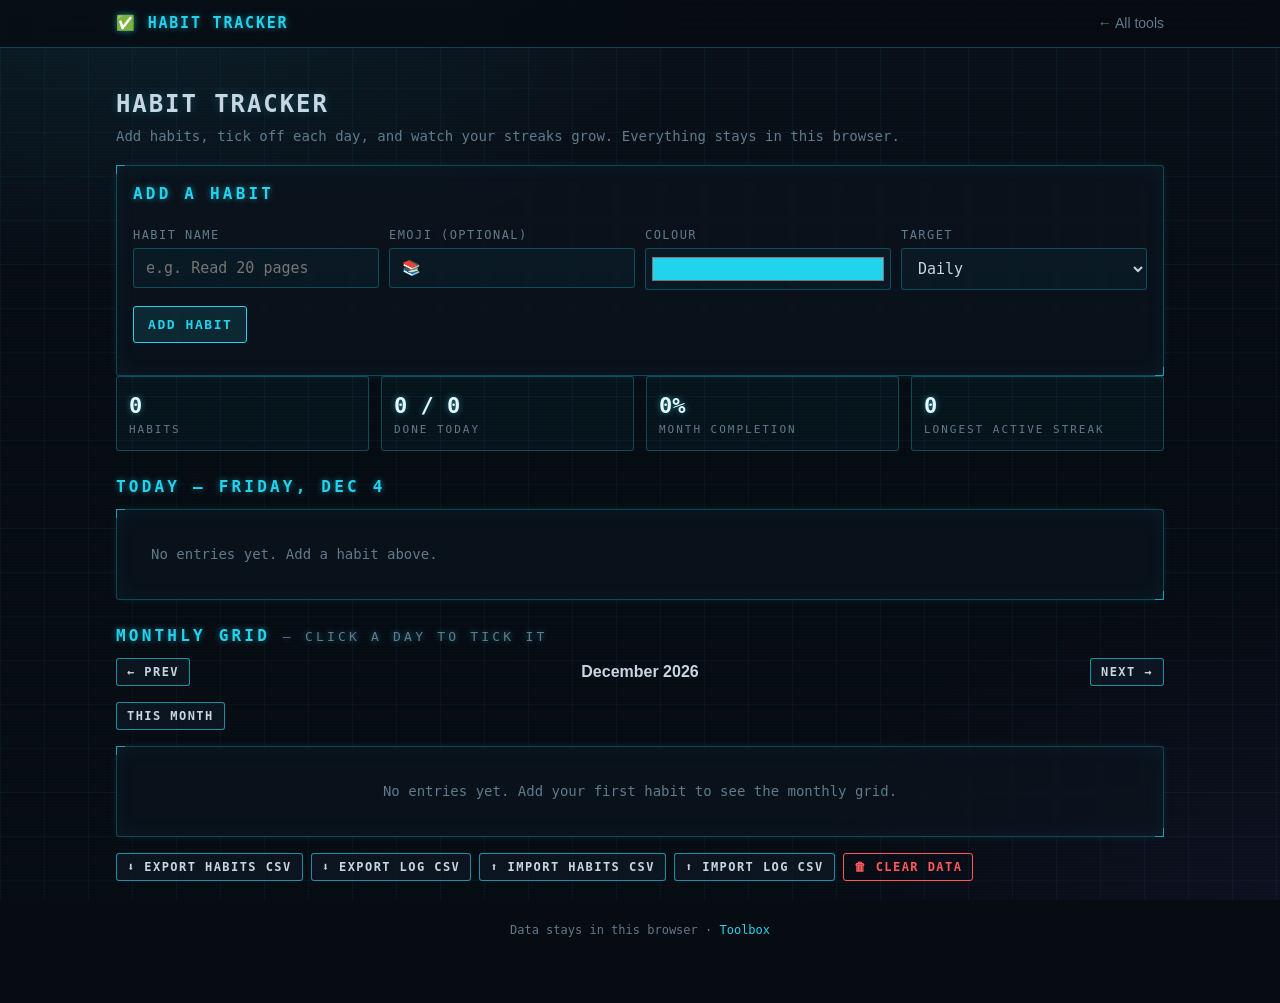
<file: tools/habit-tracker/index.html>
<!doctype html><html lang="en"><head><meta charset="utf-8">
<meta name="viewport" content="width=device-width, initial-scale=1">
<link rel="icon" type="image/svg+xml" href="../../assets/favicon.svg">
<title>Habit Tracker — Free Streaks &amp; Monthly Grid | Toolbox</title>
<link rel="stylesheet" href="../../assets/css/base.css">
<style>
  /* tool-specific bits layered on top of the shared design system */
  .dot{width:14px;height:14px;border-radius:50%;display:inline-block;flex:0 0 auto}
  /* day cells become real <button>s so they are keyboard accessible */
  .cal .d{border:1px solid transparent;font:inherit;color:inherit;padding:0;cursor:pointer;
    flex-direction:column;gap:2px;line-height:1}
  .cal .d.blank{background:transparent;border:none;cursor:default}
  .cal .d .tick{font-size:11px;font-weight:700;line-height:1}
  .cal .d.future{opacity:.45}
  .cal .d.today{font-weight:700;box-shadow:0 0 0 2px rgba(56,224,160,.45)}
  .cal .d:focus-visible{outline:2px solid var(--accent);outline-offset:1px}
  .habithead{display:flex;align-items:center;gap:10px;flex-wrap:wrap}
  .qlist{display:flex;flex-wrap:wrap;gap:8px}
  .qbtn{display:inline-flex;align-items:center;gap:8px}
  .monthnav{display:flex;align-items:center;gap:10px}
  .monthnav .lbl{flex:1;text-align:center;font-weight:600}
  input[type=color]{height:42px;padding:4px}
</style>
<meta name="description" content="Free habit tracker: build daily habits with streaks and a monthly grid. Works offline — your data stays in your browser and exports to CSV.">
<meta name="keywords" content="habit tracker, daily habits, streak tracker, monthly habit grid, routine builder, offline tracker">
<meta name="author" content="ATLAS / George">
<meta name="robots" content="index,follow">
<meta name="theme-color" content="#070b12">
<link rel="canonical" href="https://chftn.github.io/webtools/tools/habit-tracker/">
<meta property="og:type" content="website">
<meta property="og:site_name" content="Toolbox">
<meta property="og:title" content="Habit Tracker — Free Streaks &amp; Monthly Grid | Toolbox">
<meta property="og:description" content="Free habit tracker: build daily habits with streaks and a monthly grid. Works offline — your data stays in your browser and exports to CSV.">
<meta property="og:url" content="https://chftn.github.io/webtools/tools/habit-tracker/">
<meta property="og:locale" content="en_AU">
<meta name="twitter:card" content="summary">
<meta name="twitter:title" content="Habit Tracker — Free Streaks &amp; Monthly Grid | Toolbox">
<meta name="twitter:description" content="Free habit tracker: build daily habits with streaks and a monthly grid. Works offline — your data stays in your browser and exports to CSV.">
<script type="application/ld+json">{"@context":"https://schema.org","@type":"WebApplication","name":"Habit Tracker \u2014 Free Streaks & Monthly Grid | Toolbox","url":"https://chftn.github.io/webtools/tools/habit-tracker/","description":"Free habit tracker: build daily habits with streaks and a monthly grid. Works offline \u2014 your data stays in your browser and exports to CSV.","inLanguage":"en","isAccessibleForFree":true,"operatingSystem":"Any","browserRequirements":"Requires JavaScript","offers":{"@type":"Offer","price":"0","priceCurrency":"AUD"},"applicationCategory":"LifestyleApplication"}</script>
</head>
<body>
<div class="topbar"><div class="inner"><span class="brand">✅ Habit Tracker</span><span class="spacer"></span>
<a class="back" href="../../index.html">← All tools</a></div></div>
<div class="wrap" role="main">
  <h1>Habit Tracker</h1><p class="sub">Add habits, tick off each day, and watch your streaks grow. Everything stays in this browser.</p>

  <!-- add / edit a habit -->
  <section class="card">
    <h2 id="formTitle" style="margin-top:0">Add a habit</h2>
    <div class="row">
      <div><label for="hName">Habit name</label>
        <input id="hName" placeholder="e.g. Read 20 pages" maxlength="60"></div>
      <div><label for="hEmoji">Emoji (optional)</label>
        <input id="hEmoji" placeholder="📚" maxlength="4"></div>
      <div><label for="hColor">Colour</label>
        <input id="hColor" type="color" value="#22d3ee"></div>
      <div><label for="hFreq">Target</label>
        <select id="hFreq">
          <option value="daily">Daily</option>
          <option value="weekly">X per week</option>
        </select></div>
      <div id="timesWrap" class="hidden"><label for="hTimes">Times per week</label>
        <input id="hTimes" type="number" min="1" max="7" step="1" value="3"></div>
    </div>
    <div class="actions">
      <button class="btn primary" id="saveBtn">Add habit</button>
      <button class="btn hidden" id="cancelBtn">Cancel edit</button>
    </div>
  </section>

  <div class="kpis" id="kpis"></div>

  <h2 id="todayHeading">Today</h2>
  <section class="card"><div class="qlist" id="todayList"></div></section>

  <h2>Monthly grid <span class="muted" style="font-size:13px;font-weight:400">— click a day to tick it</span></h2>
  <div class="monthnav">
    <button class="btn sm" id="prevM">← Prev</button>
    <div class="lbl" id="monthLabel"></div>
    <button class="btn sm" id="nextM">Next →</button>
  </div>
  <div class="actions"><button class="btn sm" id="thisM">This month</button></div>
  <div id="habits"></div>

  <div class="actions">
    <button class="btn sm" id="expHabits">⬇ Export habits CSV</button>
    <button class="btn sm" id="expLog">⬇ Export log CSV</button>
    <button class="btn sm" id="impHabits">⬆ Import habits CSV</button>
    <button class="btn sm" id="impLog">⬆ Import log CSV</button>
    <button class="btn sm bad" id="clearAll">🗑 Clear data</button>
  </div>

  <footer>Data stays in this browser · <a href="../../index.html">Toolbox</a></footer>
</div>
<script src="../../assets/js/store.js"></script>
<script>
(function () {
  "use strict";
  var NS = "habit-tracker";
  var DEFAULT_COLOR = "#22d3ee";

  /* ---------------- state ---------------- */
  var state = Store.get(NS, null);
  if (!state || typeof state !== "object") state = {};
  if (!Array.isArray(state.habits)) state.habits = [];
  if (!state.log || typeof state.log !== "object") state.log = {};
  if (!state.view || !/^\d{4}-\d{2}$/.test(state.view)) state.view = Store.today().slice(0, 7);
  var editingId = null;

  function save() { Store.set(NS, state); }
  function $(sel) { return document.querySelector(sel); }

  /* ---------------- date helpers (all local-time, never UTC) ---------------- */
  function parseYMD(s) { var p = String(s).split("-"); return new Date(+p[0], +p[1] - 1, +p[2]); }
  function addDays(s, n) { var d = parseYMD(s); d.setDate(d.getDate() + n); return Store.date(d); }
  function weekStart(s) { var d = parseYMD(s); d.setDate(d.getDate() - ((d.getDay() + 6) % 7)); return Store.date(d); } // Monday
  function daysInMonth(y, m) { return new Date(y, m, 0).getDate(); }
  function pad2(n) { return n < 10 ? "0" + n : "" + n; }
  function viewParts() { var p = state.view.split("-").map(Number); return { y: p[0], m: p[1] }; }
  function monthKey(y, m) { return y + "-" + pad2(m); }
  function shiftMonth(delta) {
    var v = viewParts(), y = v.y, m = v.m + delta;
    while (m < 1) { m += 12; y--; }
    while (m > 12) { m -= 12; y++; }
    state.view = monthKey(y, m); save(); render();
  }

  /* ---------------- ticks ---------------- */
  function isTicked(date, id) { var a = state.log[date]; return !!(a && a.indexOf(id) >= 0); }
  function toggle(date, id) {
    var a = state.log[date];
    if (!a) a = state.log[date] = [];
    var i = a.indexOf(id);
    if (i >= 0) a.splice(i, 1); else a.push(id);
    if (!a.length) delete state.log[date]; // keep the log tidy
    save(); render();
  }
  function tickDates(id) { return Object.keys(state.log).filter(function (d) { return state.log[d].indexOf(id) >= 0; }); }

  /* ---------------- streaks ----------------
     A "period" is a day (daily habits) or a Mon–Sun week (X-per-week habits).
     A period passes when its tick count reaches the target. The current period is
     forgiven if it hasn't passed yet, so an un-ticked today never breaks a streak. */
  function dailyStreaks(id) {
    var dates = tickDates(id).sort();
    if (!dates.length) return { cur: 0, best: 0 };
    var set = {};
    dates.forEach(function (d) { set[d] = 1; });
    var today = Store.today();

    var cur = 0, d = today;
    if (!set[d]) d = addDays(d, -1);           // grace for today
    while (set[d]) { cur++; d = addDays(d, -1); }

    var best = 0, run = 0, x = dates[0];
    while (x <= today) {                        // bounded walk, safe even with gaps
      if (set[x]) { run++; if (run > best) best = run; } else run = 0;
      x = addDays(x, 1);
    }
    return { cur: cur, best: best };
  }

  function weeklyStreaks(id, target) {
    var counts = {};
    tickDates(id).forEach(function (d) {
      var k = weekStart(d);
      counts[k] = (counts[k] || 0) + 1;
    });
    var keys = Object.keys(counts).sort();
    if (!keys.length) return { cur: 0, best: 0 };
    function pass(k) { return (counts[k] || 0) >= target; }

    var thisWeek = weekStart(Store.today());
    var cur = 0, k = thisWeek;
    if (!pass(k)) k = addDays(k, -7);           // grace for the week in progress
    while (pass(k)) { cur++; k = addDays(k, -7); }

    var best = 0, run = 0, x = weekStart(keys[0]);
    while (x <= thisWeek) {
      if (pass(x)) { run++; if (run > best) best = run; } else run = 0;
      x = addDays(x, 7);
    }
    return { cur: cur, best: best };
  }

  function habitStats(h, y, m) {
    var target = h.freq.type === "weekly" ? Math.max(1, h.freq.times) : 1;
    var st = h.freq.type === "weekly" ? weeklyStreaks(h.id, target) : dailyStreaks(h.id);
    var key = monthKey(y, m);
    var inMonth = tickDates(h.id).filter(function (d) { return d.slice(0, 7) === key; }).length;
    var dim = daysInMonth(y, m);
    var expected = h.freq.type === "weekly" ? target * dim / 7 : dim;
    var pct = expected ? (inMonth / expected) * 100 : 0;
    return { cur: st.cur, best: st.best, inMonth: inMonth, expected: expected, pct: pct };
  }

  function safeColor(c) { return /^#[0-9a-f]{6}$/i.test(c || "") ? c : DEFAULT_COLOR; }
  function freqLabel(h) { return h.freq.type === "weekly" ? h.freq.times + "×/week" : "Daily"; }

  /* ---------------- render ---------------- */
  function render() {
    renderMonthLabel();
    renderKpis();
    renderToday();
    renderHabits();
  }

  function renderMonthLabel() {
    var v = viewParts();
    $("#monthLabel").textContent = new Date(v.y, v.m - 1, 1)
      .toLocaleDateString(undefined, { month: "long", year: "numeric" });
  }

  function renderKpis() {
    var v = viewParts(), today = Store.today(), n = state.habits.length;
    var todayDone = state.habits.filter(function (h) { return isTicked(today, h.id); }).length;
    var pcts = state.habits.map(function (h) { return Math.min(100, habitStats(h, v.y, v.m).pct); });
    var avg = pcts.length ? pcts.reduce(function (a, b) { return a + b; }, 0) / pcts.length : 0;
    var longest = state.habits.reduce(function (a, h) {
      var s = habitStats(h, v.y, v.m); return Math.max(a, s.cur);
    }, 0);
    $("#kpis").innerHTML =
      '<div class="kpi"><div class="v">' + n + '</div><div class="l">Habits</div></div>' +
      '<div class="kpi"><div class="v">' + todayDone + ' / ' + n + '</div><div class="l">Done today</div></div>' +
      '<div class="kpi"><div class="v">' + Math.round(avg) + '%</div><div class="l">Month completion</div></div>' +
      '<div class="kpi"><div class="v">' + longest + '</div><div class="l">Longest active streak</div></div>';
  }

  function renderToday() {
    var today = Store.today();
    $("#todayHeading").textContent = "Today — " + parseYMD(today)
      .toLocaleDateString(undefined, { weekday: "long", day: "numeric", month: "short" });
    var box = $("#todayList");
    if (!state.habits.length) { box.innerHTML = '<div class="empty">No entries yet. Add a habit above.</div>'; return; }
    box.innerHTML = state.habits.map(function (h) {
      var done = isTicked(today, h.id);
      var st = done ? ' style="border-color:' + h.color + ';color:' + h.color + '"' : "";
      return '<button class="btn sm qbtn" data-quick="' + h.id + '"' + st + '>' +
        '<span class="dot" style="background:' + h.color + '"></span>' +
        (h.emoji ? Store.esc(h.emoji) + " " : "") + Store.esc(h.name) +
        ' <span class="pill">' + (done ? "✓ done" : "tick") + '</span></button>';
    }).join("");
  }

  function renderHabits() {
    var box = $("#habits");
    if (!state.habits.length) {
      box.innerHTML = '<div class="card"><div class="empty">No entries yet. Add your first habit to see the monthly grid.</div></div>';
      return;
    }
    var v = viewParts(), y = v.y, m = v.m, key = monthKey(y, m);
    var dim = daysInMonth(y, m);
    var offset = (parseYMD(key + "-01").getDay() + 6) % 7;      // Monday-first offset
    var cells = Math.ceil((offset + dim) / 7) * 7;              // whole weeks
    var today = Store.today();
    var dows = ["M", "T", "W", "T", "F", "S", "S"];

    box.innerHTML = state.habits.map(function (h) {
      var s = habitStats(h, y, m);
      var grid = dows.map(function (d) { return '<div class="h">' + d + '</div>'; }).join("");
      for (var i = 0; i < cells; i++) {
        var day = i - offset + 1;
        if (day < 1 || day > dim) { grid += '<div class="d blank"></div>'; continue; }
        var ds = key + "-" + pad2(day);
        var done = isTicked(ds, h.id);
        var cls = "d" + (done ? " has" : "") + (ds === today ? " today" : "") + (ds > today ? " future" : "");
        var style = done ? ' style="background:' + h.color + '55;border-color:' + h.color + '"' : "";
        grid += '<button class="' + cls + '" data-date="' + ds + '" data-habit="' + h.id + '"' + style +
          ' title="' + ds + '" aria-label="' + ds + (done ? " done" : " not done") + '">' +
          '<span>' + day + '</span>' + (done ? '<span class="tick">✓</span>' : '') + '</button>';
      }
      var note = h.freq.type === "weekly"
        ? ' <span class="muted">(target ' + h.freq.times + '/week)</span>' : "";
      return '<section class="card" style="margin-bottom:14px">' +
        '<div class="habithead">' +
          '<span class="dot" style="background:' + h.color + '"></span>' +
          '<strong>' + (h.emoji ? Store.esc(h.emoji) + " " : "") + Store.esc(h.name) + '</strong>' +
          '<span class="pill">' + freqLabel(h) + '</span><span class="spacer"></span>' +
          '<button class="btn sm" data-edit="' + h.id + '">Edit</button>' +
          '<button class="btn sm bad" data-del="' + h.id + '">Delete</button>' +
        '</div>' +
        '<div class="kpis" style="margin:12px 0">' +
          '<div class="kpi"><div class="v">' + s.cur + '</div><div class="l">Current streak' +
            (h.freq.type === "weekly" ? " (wk)" : " (d)") + '</div></div>' +
          '<div class="kpi"><div class="v">' + s.best + '</div><div class="l">Best streak</div></div>' +
          '<div class="kpi"><div class="v">' + Math.round(s.pct) + '%</div><div class="l">Month done (' +
            s.inMonth + '/' + Store.num(s.expected, 0) + ')' + note + '</div></div>' +
        '</div>' +
        '<div class="bar"><span style="width:' + Math.min(100, s.pct) + '%;background:' + h.color + '"></span></div>' +
        '<div class="cal" style="margin-top:12px">' + grid + '</div>' +
      '</section>';
    }).join("");
  }

  /* ---------------- habit CRUD ---------------- */
  function clearForm() {
    editingId = null;
    $("#hName").value = ""; $("#hEmoji").value = ""; $("#hColor").value = DEFAULT_COLOR;
    $("#hFreq").value = "daily"; $("#hTimes").value = 3;
    $("#timesWrap").classList.add("hidden");
    $("#formTitle").textContent = "Add a habit";
    $("#saveBtn").textContent = "Add habit";
    $("#cancelBtn").classList.add("hidden");
  }

  function startEdit(id) {
    var h = state.habits.filter(function (x) { return x.id === id; })[0];
    if (!h) return;
    editingId = id;
    $("#hName").value = h.name; $("#hEmoji").value = h.emoji || "";
    $("#hColor").value = safeColor(h.color); $("#hFreq").value = h.freq.type;
    $("#hTimes").value = h.freq.type === "weekly" ? h.freq.times : 3;
    $("#timesWrap").classList.toggle("hidden", h.freq.type !== "weekly");
    $("#formTitle").textContent = "Edit habit";
    $("#saveBtn").textContent = "Save changes";
    $("#cancelBtn").classList.remove("hidden");
    $("#hName").focus();
    window.scrollTo({ top: 0, behavior: "smooth" });
  }

  function saveHabit() {
    var name = $("#hName").value.trim();
    if (!name) { Store.toast("Give the habit a name first"); $("#hName").focus(); return; }
    var emoji = $("#hEmoji").value.trim();
    var color = safeColor($("#hColor").value);
    var type = $("#hFreq").value === "weekly" ? "weekly" : "daily";
    var times = Math.max(1, Math.min(7, parseInt($("#hTimes").value, 10) || 1));
    var freq = type === "weekly" ? { type: "weekly", times: times } : { type: "daily", times: 1 };

    if (editingId) {
      var h = state.habits.filter(function (x) { return x.id === editingId; })[0];
      if (h) { h.name = name; h.emoji = emoji; h.color = color; h.freq = freq; }
      Store.toast("Habit updated");
      clearForm();
    } else {
      state.habits.push({ id: Store.uid(), name: name, emoji: emoji, color: color, freq: freq });
      Store.toast("Habit added");
      clearForm();
    }
    save(); render();
  }

  function delHabit(id) {
    var h = state.habits.filter(function (x) { return x.id === id; })[0];
    if (!h) return;
    if (!confirm('Delete "' + h.name + '" and all of its history? This cannot be undone.')) return;
    state.habits = state.habits.filter(function (x) { return x.id !== id; });
    Object.keys(state.log).forEach(function (d) {           // purge its ticks
      state.log[d] = state.log[d].filter(function (x) { return x !== id; });
      if (!state.log[d].length) delete state.log[d];
    });
    if (editingId === id) clearForm();
    save(); render(); Store.toast("Habit deleted");
  }

  /* ---------------- import / export ---------------- */
  function exportHabits() {
    Store.exportCSV("habit-tracker-habits", state.habits.map(function (h) {
      return {
        id: h.id, name: h.name, emoji: h.emoji || "", color: h.color,
        type: h.freq.type, times: h.freq.type === "weekly" ? h.freq.times : 1
      };
    }), ["id", "name", "emoji", "color", "type", "times"]);
  }

  function exportLog() {
    var names = {};
    state.habits.forEach(function (h) { names[h.id] = h.name; });
    var rows = [];
    Object.keys(state.log).sort().forEach(function (d) {
      state.log[d].slice().sort().forEach(function (id) {
        if (names[id] === undefined) return;                 // orphaned ticks are not exported
        rows.push({ date: d, habit_id: id, habit_name: names[id] });
      });
    });
    Store.exportCSV("habit-tracker-log", rows, ["date", "habit_id", "habit_name"]);
  }

  function importHabits(objs) {
    var added = 0, updated = 0;
    objs.forEach(function (o) {
      var name = String(o.name || o.Name || "").trim();
      if (!name) return;
      var isWeekly = /^week/i.test(String(o.type || o.freq || ""));
      var times = Math.max(1, Math.min(7, parseInt(o.times, 10) || 1));
      var freq = isWeekly ? { type: "weekly", times: times } : { type: "daily", times: 1 };
      var emoji = String(o.emoji || "").trim();
      var color = safeColor(String(o.color || "").trim());
      var found = o.id ? state.habits.filter(function (x) { return x.id === String(o.id); })[0] : null;
      if (found) { found.name = name; found.emoji = emoji; found.color = color; found.freq = freq; updated++; }
      else { state.habits.push({ id: String(o.id || "") || Store.uid(), name: name, emoji: emoji, color: color, freq: freq }); added++; }
    });
    save(); render();
    Store.toast("Habits: " + added + " added, " + updated + " updated");
  }

  function importLog(objs) {
    var added = 0, skipped = 0;
    objs.forEach(function (o) {
      var date = String(o.date || "").trim();
      var id = String(o.habit_id || "").trim();
      var nm = String(o.habit_name || "").trim();
      if (!/^\d{4}-\d{2}-\d{2}$/.test(date)) { skipped++; return; }
      var h = state.habits.filter(function (x) { return x.id === id; })[0];
      if (!h && nm) h = state.habits.filter(function (x) { return x.name === nm; })[0];
      if (!h) { skipped++; return; }
      var a = state.log[date] || (state.log[date] = []);
      if (a.indexOf(h.id) < 0) { a.push(h.id); added++; }
    });
    save(); render();
    Store.toast("Log: " + added + " tick(s) added" + (skipped ? ", " + skipped + " skipped" : ""));
  }

  /* ---------------- wiring ---------------- */
  $("#hFreq").addEventListener("change", function () {
    $("#timesWrap").classList.toggle("hidden", this.value !== "weekly");
  });
  $("#saveBtn").addEventListener("click", saveHabit);
  $("#cancelBtn").addEventListener("click", function () { clearForm(); render(); });
  $("#hName").addEventListener("keydown", function (e) { if (e.key === "Enter") saveHabit(); });
  $("#hTimes").addEventListener("keydown", function (e) { if (e.key === "Enter") saveHabit(); });

  $("#prevM").addEventListener("click", function () { shiftMonth(-1); });
  $("#nextM").addEventListener("click", function () { shiftMonth(1); });
  $("#thisM").addEventListener("click", function () {
    state.view = Store.today().slice(0, 7); save(); render();
  });

  // one delegated handler for the whole habits panel: cells, edit, delete
  $("#habits").addEventListener("click", function (e) {
    var t = e.target.closest("button");
    if (!t || !t.dataset) return;
    if (t.dataset.edit) return startEdit(t.dataset.edit);
    if (t.dataset.del) return delHabit(t.dataset.del);
    if (t.dataset.date && t.dataset.habit) return toggle(t.dataset.date, t.dataset.habit);
  });

  $("#todayList").addEventListener("click", function (e) {
    var t = e.target.closest("button[data-quick]");
    if (t) toggle(Store.today(), t.dataset.quick);
  });

  $("#expHabits").addEventListener("click", exportHabits);
  $("#expLog").addEventListener("click", exportLog);
  $("#impHabits").addEventListener("click", function () {
    if (!state.habits.length && !confirm("Importing habits into an empty tracker — continue?")) return;
    Store.importCSV(importHabits);
  });
  $("#impLog").addEventListener("click", function () {
    if (!state.habits.length) { Store.toast("Add or import habits before importing a log"); return; }
    Store.importCSV(importLog);
  });
  $("#clearAll").addEventListener("click", function () {
    if (!confirm("Clear ALL habits and history? This cannot be undone.")) return;
    state = { habits: [], log: {}, view: Store.today().slice(0, 7) };
    clearForm(); save(); render(); Store.toast("All data cleared");
  });

  /* ---------------- go ---------------- */
  clearForm();
  render();
})();
</script>
</body></html>
</file>
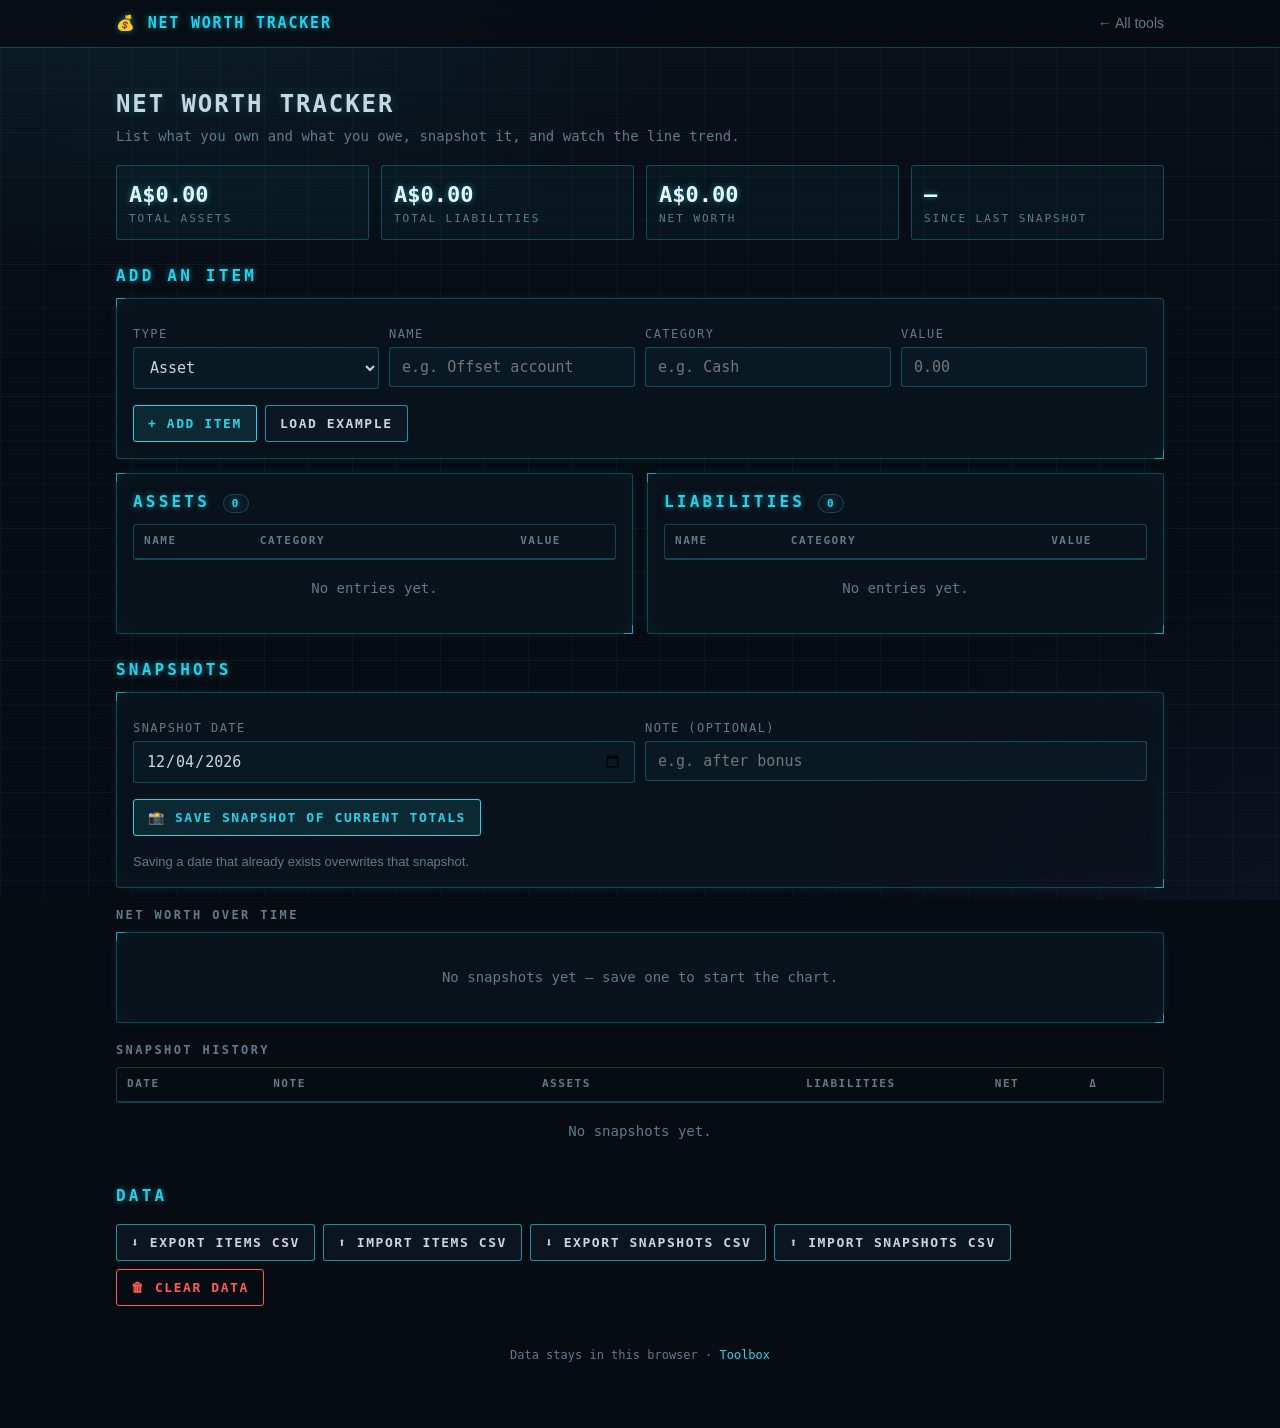
<file: tools/net-worth/index.html>
<!doctype html><html lang="en"><head><meta charset="utf-8">
<meta name="viewport" content="width=device-width, initial-scale=1">
<link rel="icon" type="image/svg+xml" href="../../assets/favicon.svg">
<title>Net Worth Tracker — Assets &amp; Liabilities | Toolbox</title>
<link rel="stylesheet" href="../../assets/css/base.css">
<meta name="description" content="Track your net worth over time with a free, private tracker. Log assets and liabilities, view snapshots and trends, and export to CSV — your data stays in your browser.">
<meta name="keywords" content="net worth tracker, assets liabilities, net worth over time, wealth tracking, CSV export, private finance">
<meta name="author" content="ATLAS / George">
<meta name="robots" content="index,follow">
<meta name="theme-color" content="#070b12">
<link rel="canonical" href="https://chftn.github.io/webtools/tools/net-worth/">
<meta property="og:type" content="website">
<meta property="og:site_name" content="Toolbox">
<meta property="og:title" content="Net Worth Tracker — Assets &amp; Liabilities | Toolbox">
<meta property="og:description" content="Track your net worth over time with a free, private tracker. Log assets and liabilities, view snapshots and trends, and export to CSV — your data stays in your browser.">
<meta property="og:url" content="https://chftn.github.io/webtools/tools/net-worth/">
<meta property="og:locale" content="en_AU">
<meta name="twitter:card" content="summary">
<meta name="twitter:title" content="Net Worth Tracker — Assets &amp; Liabilities | Toolbox">
<meta name="twitter:description" content="Track your net worth over time with a free, private tracker. Log assets and liabilities, view snapshots and trends, and export to CSV — your data stays in your browser.">
<script type="application/ld+json">{"@context":"https://schema.org","@type":"WebApplication","name":"Net Worth Tracker \u2014 Assets & Liabilities | Toolbox","url":"https://chftn.github.io/webtools/tools/net-worth/","description":"Track your net worth over time with a free, private tracker. Log assets and liabilities, view snapshots and trends, and export to CSV \u2014 your data stays in your browser.","inLanguage":"en","isAccessibleForFree":true,"operatingSystem":"Any","browserRequirements":"Requires JavaScript","offers":{"@type":"Offer","price":"0","priceCurrency":"AUD"},"applicationCategory":"FinanceApplication"}</script>
</head>
<body>
<div class="topbar"><div class="inner"><span class="brand">💰 Net Worth Tracker</span><span class="spacer"></span>
<a class="back" href="../../index.html">← All tools</a></div></div>
<div class="wrap" role="main">
  <h1>Net Worth Tracker</h1><p class="sub">List what you own and what you owe, snapshot it, and watch the line trend.</p>

  <!-- KPIs -->
  <div class="kpis">
    <div class="kpi"><div class="v pos" id="kAssets">A$0.00</div><div class="l">Total assets</div></div>
    <div class="kpi"><div class="v neg" id="kLiab">A$0.00</div><div class="l">Total liabilities</div></div>
    <div class="kpi"><div class="v" id="kNet">A$0.00</div><div class="l">Net worth</div></div>
    <div class="kpi"><div class="v" id="kDelta">—</div><div class="l">Since last snapshot</div></div>
  </div>

  <!-- Add item -->
  <h2>Add an item</h2>
  <div class="card">
    <div class="row">
      <div><label for="fType">Type</label>
        <select id="fType"><option value="asset">Asset</option><option value="liability">Liability</option></select></div>
      <div><label for="fName">Name</label><input id="fName" placeholder="e.g. Offset account" maxlength="80"></div>
      <div><label for="fCat">Category</label>
        <input id="fCat" list="catList" placeholder="e.g. Cash" maxlength="40">
        <datalist id="catList"></datalist></div>
      <div><label for="fVal">Value</label><input id="fVal" inputmode="decimal" placeholder="0.00"></div>
    </div>
    <div class="actions" style="margin-bottom:0">
      <button class="btn primary" id="btnAdd">+ Add item</button>
      <button class="btn" id="btnDemo">Load example</button>
    </div>
  </div>

  <!-- Lists -->
  <div class="grid two" style="margin-top:14px">
    <div class="card">
      <h2 style="margin-top:0">Assets <span class="pill" id="cAssets">0</span></h2>
      <div class="tablewrap"><table>
        <thead><tr><th>Name</th><th>Category</th><th class="num">Value</th><th></th></tr></thead>
        <tbody id="tbAssets"></tbody>
      </table></div>
      <div class="empty hidden" id="eAssets">No entries yet.</div>
    </div>
    <div class="card">
      <h2 style="margin-top:0">Liabilities <span class="pill" id="cLiab">0</span></h2>
      <div class="tablewrap"><table>
        <thead><tr><th>Name</th><th>Category</th><th class="num">Value</th><th></th></tr></thead>
        <tbody id="tbLiab"></tbody>
      </table></div>
      <div class="empty hidden" id="eLiab">No entries yet.</div>
    </div>
  </div>

  <!-- Snapshots -->
  <h2>Snapshots</h2>
  <div class="card">
    <div class="row">
      <div><label for="snapDate">Snapshot date</label><input type="date" id="snapDate"></div>
      <div><label for="snapNote">Note (optional)</label><input id="snapNote" placeholder="e.g. after bonus" maxlength="80"></div>
    </div>
    <div class="actions">
      <button class="btn primary" id="btnSnap">📸 Save snapshot of current totals</button>
    </div>
    <p class="muted" style="font-size:13px;margin:0">Saving a date that already exists overwrites that snapshot.</p>
  </div>

  <h3>Net worth over time</h3>
  <div class="card" id="chart"></div>

  <h3>Snapshot history</h3>
  <div class="tablewrap"><table>
    <thead><tr><th>Date</th><th>Note</th><th class="num">Assets</th><th class="num">Liabilities</th><th class="num">Net</th><th class="num">Δ</th><th></th></tr></thead>
    <tbody id="tbSnaps"></tbody>
  </table></div>
  <div class="empty hidden" id="eSnaps">No snapshots yet.</div>

  <!-- Data -->
  <h2>Data</h2>
  <div class="actions">
    <button class="btn" id="xItems">⬇ Export items CSV</button>
    <button class="btn" id="iItems">⬆ Import items CSV</button>
    <button class="btn" id="xSnaps">⬇ Export snapshots CSV</button>
    <button class="btn" id="iSnaps">⬆ Import snapshots CSV</button>
    <button class="btn bad" id="btnClear">🗑 Clear data</button>
  </div>

  <footer>Data stays in this browser · <a href="../../index.html">Toolbox</a></footer>
</div>

<script src="../../assets/js/store.js"></script>
<script>
(function () {
  "use strict";

  var NS = "net-worth";
  var CATEGORIES = ["Cash", "Savings", "Offset", "Investments", "Shares", "Super", "Property", "Vehicle",
    "Crypto", "Business", "Mortgage", "Personal loan", "Credit card", "HECS/HELP", "Car loan"];

  /* ---------- state ---------- */
  var state = Store.get(NS, { items: [], snapshots: [] });
  if (!state || typeof state !== "object") state = { items: [], snapshots: [] };
  if (!Array.isArray(state.items)) state.items = [];
  if (!Array.isArray(state.snapshots)) state.snapshots = [];

  function save() { Store.set(NS, state); }

  /* Lenient number parse: strips $, commas, spaces, handles (123) negatives. */
  function parseNum(v) {
    if (typeof v === "number") return isFinite(v) ? v : 0;
    var s = String(v == null ? "" : v).trim();
    var neg = /^\(.*\)$/.test(s) || s.charAt(0) === "-";
    s = s.replace(/[^0-9.\-]/g, "");
    var n = parseFloat(s);
    if (!isFinite(n)) return 0;
    return neg ? -Math.abs(n) : n;
  }

  function totals() {
    var a = 0, l = 0;
    state.items.forEach(function (it) {
      if (it.type === "liability") l += Number(it.value) || 0;
      else a += Number(it.value) || 0;
    });
    return { assets: a, liabilities: l, net: a - l };
  }

  /* ---------- rendering ---------- */
  var tbodyAssets = document.getElementById("tbAssets");
  var tbodyLiab = document.getElementById("tbLiab");

  function itemRow(it) {
    return '<tr data-row="' + it.id + '">' +
      '<td><input data-id="' + it.id + '" data-field="name" value="' + Store.esc(it.name) +
        '" maxlength="80" style="padding:6px 8px;font-size:14px"></td>' +
      '<td><input data-id="' + it.id + '" data-field="category" list="catList" value="' + Store.esc(it.category) +
        '" maxlength="40" style="padding:6px 8px;font-size:14px"></td>' +
      '<td class="num"><input data-id="' + it.id + '" data-field="value" inputmode="decimal" value="' +
        Store.esc(it.value === 0 ? "0" : it.value) +
        '" style="padding:6px 8px;font-size:14px;text-align:right"></td>' +
      '<td style="width:1%"><button class="btn bad sm" data-del="' + it.id + '" title="Delete">Delete</button></td>' +
      '</tr>';
  }

  function renderItems() {
    var as = state.items.filter(function (i) { return i.type !== "liability"; });
    var li = state.items.filter(function (i) { return i.type === "liability"; });
    tbodyAssets.innerHTML = as.map(itemRow).join("");
    tbodyLiab.innerHTML = li.map(itemRow).join("");
    document.getElementById("eAssets").classList.toggle("hidden", as.length > 0);
    document.getElementById("eLiab").classList.toggle("hidden", li.length > 0);
    document.getElementById("cAssets").textContent = as.length;
    document.getElementById("cLiab").textContent = li.length;
  }

  function sortedSnaps() {
    // oldest first; ties broken by insertion order
    return state.snapshots.slice().sort(function (a, b) {
      return a.date < b.date ? -1 : a.date > b.date ? 1 : 0;
    });
  }

  function renderSnaps() {
    var snaps = sortedSnaps();
    var tb = document.getElementById("tbSnaps");
    tb.innerHTML = snaps.map(function (s, idx) {
      var prev = idx > 0 ? snaps[idx - 1] : null;
      var delta = prev ? (s.net - prev.net) : null;
      var dcell = delta == null ? '<span class="muted">—</span>'
        : '<span class="' + (delta >= 0 ? "pos" : "neg") + '">' + (delta >= 0 ? "+" : "") + Store.money(delta) + '</span>';
      return '<tr>' +
        '<td>' + Store.esc(s.date) + '</td>' +
        '<td class="muted">' + (s.note ? Store.esc(s.note) : "—") + '</td>' +
        '<td class="num">' + Store.money(s.assets) + '</td>' +
        '<td class="num">' + Store.money(s.liabilities) + '</td>' +
        '<td class="num ' + (s.net >= 0 ? "pos" : "neg") + '"><b>' + Store.money(s.net) + '</b></td>' +
        '<td class="num">' + dcell + '</td>' +
        '<td style="width:1%"><button class="btn bad sm" data-delsnap="' + Store.esc(s.date) + '">Delete</button></td>' +
        '</tr>';
    }).join("");
    document.getElementById("eSnaps").classList.toggle("hidden", snaps.length > 0);
  }

  function updateKpis() {
    var t = totals();
    document.getElementById("kAssets").textContent = Store.money(t.assets);
    document.getElementById("kLiab").textContent = Store.money(t.liabilities);
    var net = document.getElementById("kNet");
    net.textContent = Store.money(t.net);
    net.className = "v " + (t.net >= 0 ? "pos" : "neg");

    var snaps = sortedSnaps();
    var last = snaps.length ? snaps[snaps.length - 1] : null;
    var el = document.getElementById("kDelta");
    if (!last) { el.textContent = "—"; el.className = "v"; }
    else {
      var d = t.net - last.net;
      el.textContent = (d >= 0 ? "+" : "−") + Store.money(Math.abs(d));
      el.className = "v " + (d >= 0 ? "pos" : "neg");
      el.title = "Current totals vs snapshot " + last.date;
    }
  }

  /* ---------- hand-rolled SVG line chart ---------- */
  function drawChart() {
    var host = document.getElementById("chart");
    var snaps = sortedSnaps();
    if (!snaps.length) {
      host.innerHTML = '<div class="empty">No snapshots yet — save one to start the chart.</div>';
      return;
    }

    var W = 720, H = 280, pl = 78, pr = 18, pt = 18, pb = 40;
    var iw = W - pl - pr, ih = H - pt - pb;

    var vals = snaps.map(function (s) { return s.net; });
    var lo = Math.min.apply(null, vals.concat([0]));
    var hi = Math.max.apply(null, vals.concat([0]));
    if (lo === hi) { lo -= 1; hi += 1; }
    var padY = (hi - lo) * 0.12;
    lo -= padY; hi += padY;

    var n = snaps.length;
    var x = function (i) { return n === 1 ? pl + iw / 2 : pl + iw * i / (n - 1); };
    var y = function (v) { return pt + ih - ((v - lo) / (hi - lo)) * ih; };

    var parts = [];
    parts.push('<svg viewBox="0 0 ' + W + ' ' + H + '" width="100%" role="img" aria-label="Net worth over time" ' +
      'style="display:block;overflow:visible">');

    // horizontal gridlines + y labels
    var STEPS = 4;
    for (var g = 0; g <= STEPS; g++) {
      var gv = lo + (hi - lo) * g / STEPS;
      var gy = y(gv);
      parts.push('<line x1="' + pl + '" y1="' + gy.toFixed(1) + '" x2="' + (pl + iw) + '" y2="' + gy.toFixed(1) +
        '" stroke="var(--border)" stroke-width="1"/>');
      parts.push('<text x="' + (pl - 8) + '" y="' + (gy + 4).toFixed(1) + '" text-anchor="end" fill="var(--muted)" ' +
        'font-size="11">' + Store.num(Math.round(gv)) + '</text>');
    }
    // emphasise the zero line when profits and losses are both in range
    if (lo < 0 && hi > 0) {
      parts.push('<line x1="' + pl + '" y1="' + y(0).toFixed(1) + '" x2="' + (pl + iw) + '" y2="' + y(0).toFixed(1) +
        '" stroke="var(--muted)" stroke-width="1" stroke-dasharray="4 3"/>');
    }

    var baseline = pt + ih;
    var line = snaps.map(function (s, i) { return (i ? "L" : "M") + x(i).toFixed(1) + " " + y(s.net).toFixed(1); }).join(" ");

    // area fill under the line
    if (n > 1) {
      parts.push('<path d="' + line + ' L' + x(n - 1).toFixed(1) + ' ' + baseline + ' L' + x(0).toFixed(1) + ' ' +
        baseline + ' Z" fill="rgba(34,211,238,.16)" stroke="none"/>');
    }
    parts.push('<path d="' + line + '" fill="none" stroke="var(--accent)" stroke-width="2" stroke-linejoin="round" ' +
      'stroke-linecap="round"/>');

    // data points with native tooltips
    snaps.forEach(function (s, i) {
      parts.push('<circle cx="' + x(i).toFixed(1) + '" cy="' + y(s.net).toFixed(1) + '" r="4" ' +
        'fill="var(--bg)" stroke="var(--accent)" stroke-width="2"><title>' + Store.esc(s.date) + ' — ' +
        Store.esc(Store.money(s.net)) + '</title></circle>');
    });

    // x labels — thin them out so they never collide, and pin the end labels inside the plot
    var every = Math.max(1, Math.ceil(n / 6));
    snaps.forEach(function (s, i) {
      if (i % every !== 0 && i !== n - 1) return;
      var anchor = "middle";
      if (i === 0 && n > 1) anchor = "start";
      if (i === n - 1 && n > 1) anchor = "end";
      parts.push('<text x="' + x(i).toFixed(1) + '" y="' + (pt + ih + 20) + '" text-anchor="' + anchor + '" ' +
        'fill="var(--muted)" font-size="11">' + Store.esc(s.date.slice(2)) + '</text>');
    });

    parts.push('</svg>');
    host.innerHTML = parts.join("");

    // summary line under the chart
    var first = snaps[0], last = snaps[n - 1];
    var change = last.net - first.net;
    host.insertAdjacentHTML("beforeend",
      '<p class="muted" style="margin:10px 0 0;font-size:13px">' + n + ' snapshot' + (n === 1 ? "" : "s") +
      ' · ' + Store.esc(first.date) + ' → ' + Store.esc(last.date) + ' · change <span class="' +
      (change >= 0 ? "pos" : "neg") + '">' + (change >= 0 ? "+" : "−") + Store.money(Math.abs(change)) + '</span></p>');
  }

  function renderAll() { renderItems(); renderSnaps(); updateKpis(); drawChart(); }

  /* ---------- add / edit / delete ---------- */
  function fillCategories() {
    // datalist = built-in suggestions + whatever the user has already typed
    var used = {};
    state.items.forEach(function (i) { if (i.category) used[i.category] = 1; });
    var all = CATEGORIES.concat(Object.keys(used).filter(function (c) { return CATEGORIES.indexOf(c) < 0; }));
    document.getElementById("catList").innerHTML = all.map(function (c) {
      return '<option value="' + Store.esc(c) + '"></option>';
    }).join("");
  }

  document.getElementById("btnAdd").addEventListener("click", function () {
    var name = document.getElementById("fName").value.trim();
    var cat = document.getElementById("fCat").value.trim();
    var val = parseNum(document.getElementById("fVal").value);
    var type = document.getElementById("fType").value;
    if (!name) { Store.toast("Give the item a name"); document.getElementById("fName").focus(); return; }
    state.items.push({ id: Store.uid(), type: type, name: name, category: cat, value: val });
    save();
    document.getElementById("fName").value = "";
    document.getElementById("fVal").value = "";
    fillCategories(); renderAll();
    Store.toast("Added " + name);
  });

  // Enter in the value field submits the form
  ["fName", "fCat", "fVal"].forEach(function (id) {
    document.getElementById(id).addEventListener("keydown", function (e) {
      if (e.key === "Enter") document.getElementById("btnAdd").click();
    });
  });

  // Live edits: update the model + KPIs without re-rendering (keeps input focus)
  function onEdit(e) {
    var inp = e.target;
    if (!inp.dataset || !inp.dataset.id) return;
    var it = state.items.filter(function (i) { return i.id === inp.dataset.id; })[0];
    if (!it) return;
    var f = inp.dataset.field;
    it[f] = (f === "value") ? parseNum(inp.value) : inp.value;
    save(); updateKpis(); fillCategories();
  }
  [tbodyAssets, tbodyLiab].forEach(function (tb) {
    tb.addEventListener("input", onEdit);
    tb.addEventListener("change", function (e) {
      // normalise the value cell once the user leaves it
      if (e.target.dataset && e.target.dataset.field === "value") {
        e.target.value = String(parseNum(e.target.value));
        onEdit(e);
      }
    });
    tb.addEventListener("click", function (e) {
      var b = e.target.closest("[data-del]");
      if (!b) return;
      var id = b.dataset.del;
      var it = state.items.filter(function (i) { return i.id === id; })[0];
      if (!it) return;
      if (!confirm('Delete "' + it.name + '"?')) return;
      state.items = state.items.filter(function (i) { return i.id !== id; });
      save(); fillCategories(); renderAll();
      Store.toast("Deleted");
    });
  });

  document.getElementById("tbSnaps").addEventListener("click", function (e) {
    var b = e.target.closest("[data-delsnap]");
    if (!b) return;
    var d = b.dataset.delsnap;
    if (!confirm("Delete snapshot " + d + "?")) return;
    state.snapshots = state.snapshots.filter(function (s) { return s.date !== d; });
    save(); renderAll();
    Store.toast("Snapshot deleted");
  });

  /* ---------- snapshots ---------- */
  document.getElementById("snapDate").value = Store.today();

  document.getElementById("btnSnap").addEventListener("click", function () {
    var d = document.getElementById("snapDate").value || Store.today();
    var t = totals();
    var existing = state.snapshots.filter(function (s) { return s.date === d; })[0];
    var note = document.getElementById("snapNote").value.trim();
    if (existing) {
      if (!confirm("A snapshot for " + d + " exists. Overwrite it?")) return;
      existing.assets = t.assets; existing.liabilities = t.liabilities;
      existing.net = t.net; existing.note = note;
      Store.toast("Snapshot " + d + " updated");
    } else {
      state.snapshots.push({ date: d, assets: t.assets, liabilities: t.liabilities, net: t.net, note: note });
      Store.toast("Snapshot " + d + " saved");
    }
    document.getElementById("snapNote").value = "";
    save(); renderAll();
  });

  /* ---------- example data ---------- */
  document.getElementById("btnDemo").addEventListener("click", function () {
    if (state.items.length && !confirm("Add the example items to your existing list?")) return;
    var demo = [
      { type: "asset", name: "Everyday offset", category: "Offset", value: 12500 },
      { type: "asset", name: "Index fund portfolio", category: "Investments", value: 48200 },
      { type: "asset", name: "Superannuation", category: "Super", value: 91400 },
      { type: "asset", name: "Car", category: "Vehicle", value: 14000 },
      { type: "liability", name: "Home loan", category: "Mortgage", value: 412000 },
      { type: "liability", name: "Credit card", category: "Credit card", value: 1850 }
    ];
    demo.forEach(function (d) { d.id = Store.uid(); state.items.push(d); });
    save(); fillCategories(); renderAll();
    Store.toast("Example items added");
  });

  /* ---------- CSV / clear ---------- */
  document.getElementById("xItems").addEventListener("click", function () {
    if (!state.items.length) { Store.toast("Nothing to export"); return; }
    Store.exportCSV("net-worth-items", state.items.map(function (i) {
      return { type: i.type, name: i.name, category: i.category, value: i.value };
    }), ["type", "name", "category", "value"]);
  });

  document.getElementById("xSnaps").addEventListener("click", function () {
    if (!state.snapshots.length) { Store.toast("Nothing to export"); return; }
    Store.exportCSV("net-worth-snapshots", sortedSnaps().map(function (s) {
      return { date: s.date, assets: s.assets, liabilities: s.liabilities, net: s.net, note: s.note || "" };
    }), ["date", "assets", "liabilities", "net", "note"]);
  });

  document.getElementById("iItems").addEventListener("click", function () {
    Store.importCSV(function (objs) {
      var added = 0;
      objs.forEach(function (o) {
        var name = String(o.name || o.Name || "").trim();
        if (!name) return;
        var t = String(o.type || o.Type || "asset").trim().toLowerCase();
        state.items.push({
          id: Store.uid(),
          type: (t.indexOf("liab") === 0 || t === "debt") ? "liability" : "asset",
          name: name,
          category: String(o.category || o.Category || "").trim(),
          value: parseNum(o.value != null ? o.value : o.Value)
        });
        added++;
      });
      save(); fillCategories(); renderAll();
      if (!added) Store.toast("No usable rows found (need a name column)");
    });
  });

  document.getElementById("iSnaps").addEventListener("click", function () {
    Store.importCSV(function (objs) {
      var added = 0;
      objs.forEach(function (o) {
        var d = String(o.date || o.Date || "").trim();
        if (!/^\d{4}-\d{2}-\d{2}$/.test(d)) return;
        var a = parseNum(o.assets), l = parseNum(o.liabilities);
        var net = (o.net === "" || o.net == null) ? (a - l) : parseNum(o.net);
        var ex = state.snapshots.filter(function (s) { return s.date === d; })[0];
        var rec = { date: d, assets: a, liabilities: l, net: net, note: String(o.note || "").trim() };
        if (ex) { Object.assign(ex, rec); } else { state.snapshots.push(rec); }
        added++;
      });
      save(); renderAll();
      if (!added) Store.toast("No rows with a valid YYYY-MM-DD date");
    });
  });

  document.getElementById("btnClear").addEventListener("click", function () {
    if (!state.items.length && !state.snapshots.length) { Store.toast("Nothing to clear"); return; }
    if (!confirm("Delete ALL items and snapshots? This cannot be undone.")) return;
    state = { items: [], snapshots: [] };
    Store.remove(NS); save();
    fillCategories(); renderAll();
    Store.toast("All data cleared");
  });

  /* ---------- boot ---------- */
  fillCategories();
  renderAll();
})();
</script>
</body></html>
</file>
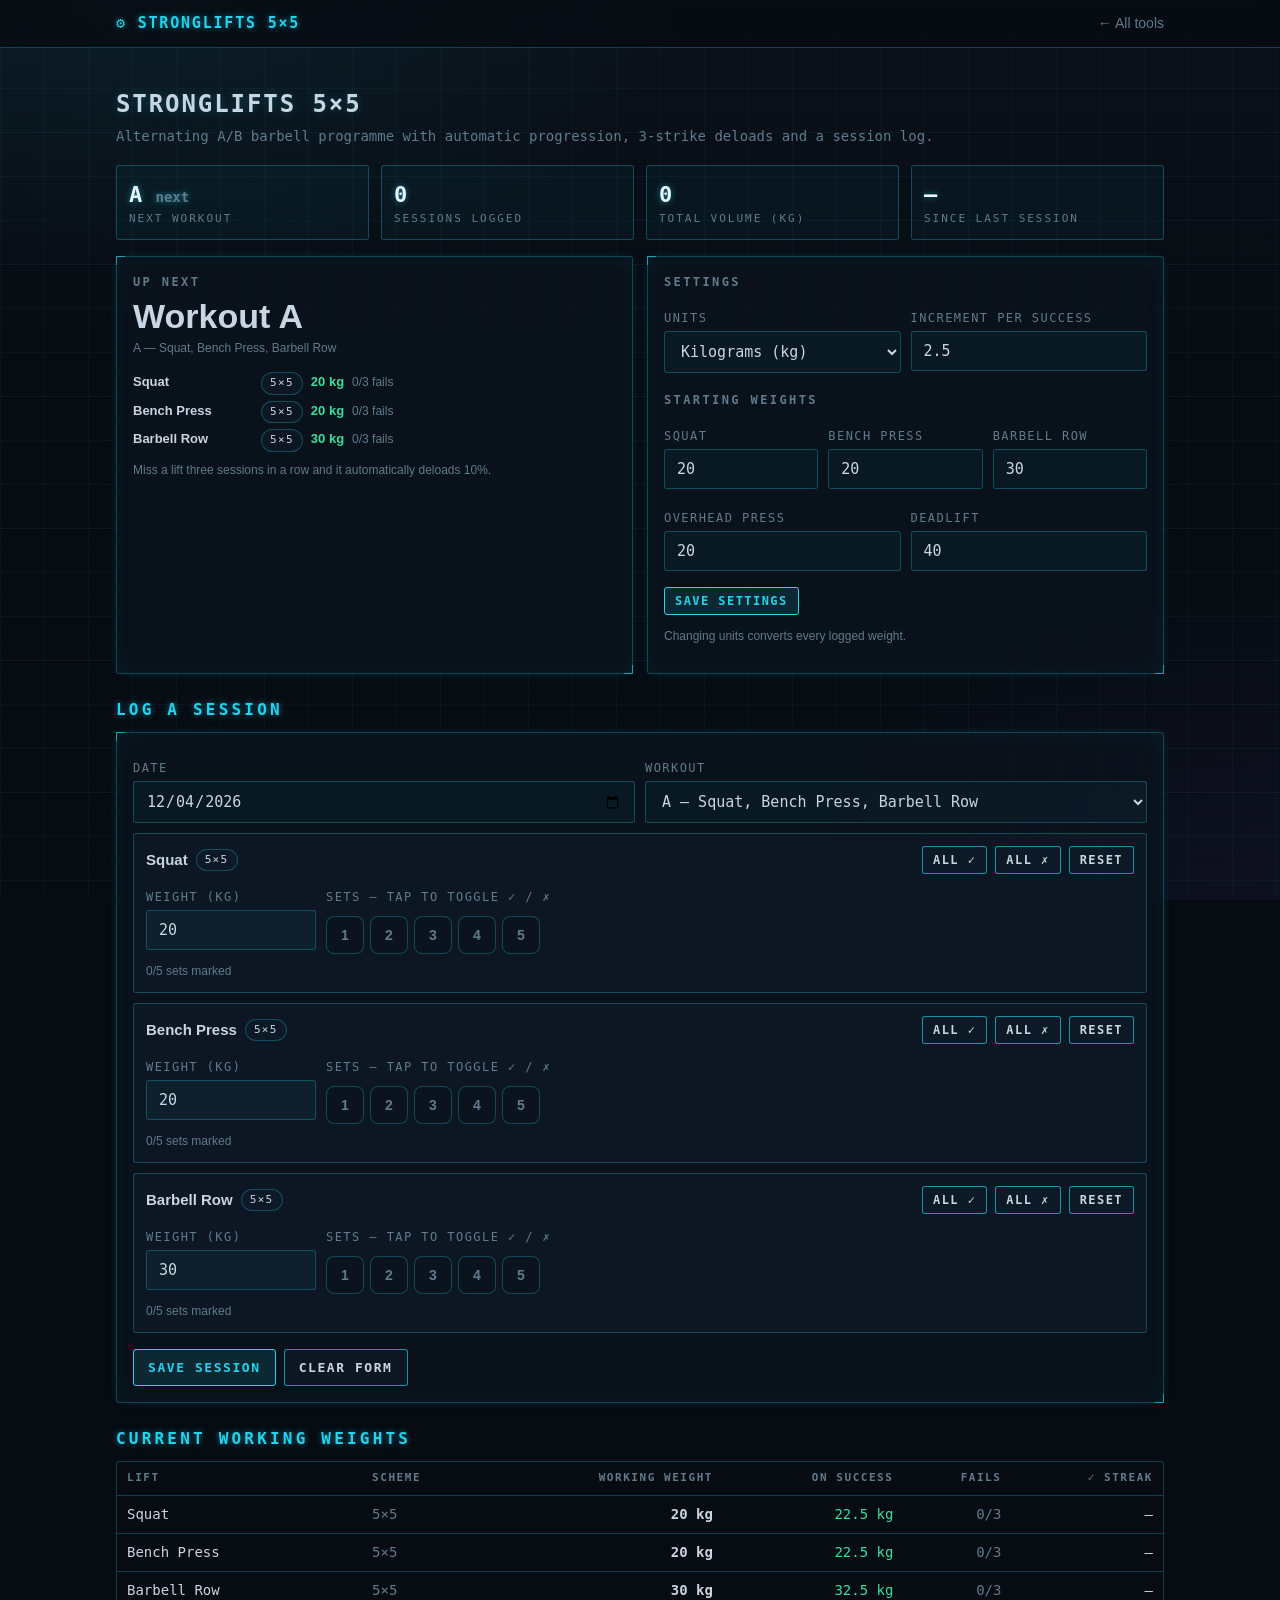
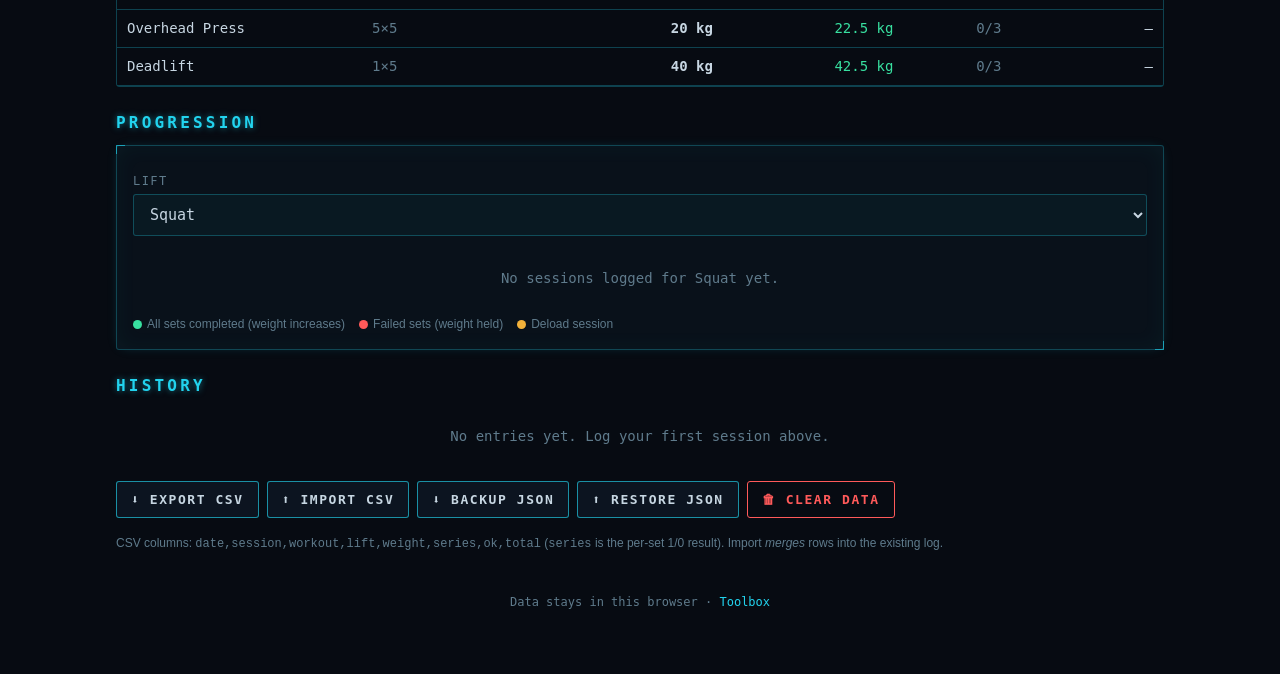
<file: tools/stronglifts-5x5/index.html>
<!doctype html><html lang="en"><head><meta charset="utf-8">
<meta name="viewport" content="width=device-width, initial-scale=1">
<link rel="icon" type="image/svg+xml" href="../../assets/favicon.svg">
<title>StrongLifts 5×5 Tracker — Workout &amp; Progression | Toolbox</title>
<link rel="stylesheet" href="../../assets/css/base.css">
<style>
  /* tool-local styles */
  .sets{display:flex;gap:6px;flex-wrap:wrap;margin:10px 0 4px;align-items:center}
  .setbtn{width:38px;height:38px;border-radius:8px;border:1px solid var(--border);background:var(--panel);
    color:var(--muted);font-weight:700;cursor:pointer;font-family:inherit;font-size:14px}
  .setbtn:hover{border-color:var(--accent)}
  .setbtn.ok{background:rgba(56,224,160,.18);border-color:var(--accent2);color:var(--accent2)}
  .setbtn.fail{background:rgba(255,90,90,.15);border-color:var(--danger);color:var(--danger)}
  .loglift{border:1px solid var(--border);border-radius:var(--radius-sm);padding:12px;margin:10px 0;
    background:var(--panel2)}
  .loglift .lh{display:flex;align-items:center;gap:8px;flex-wrap:wrap}
  .loglift .lh b{font-size:15px}
  .smart{display:flex;gap:6px;flex-wrap:wrap}
  .chartwrap svg{width:100%;height:auto;display:block}
  .legend{display:flex;gap:14px;flex-wrap:wrap;font-size:12px;color:var(--muted);margin-top:8px}
  .dot{display:inline-block;width:9px;height:9px;border-radius:50%;vertical-align:middle;margin-right:5px}
  .liftline{display:flex;gap:8px;flex-wrap:wrap;align-items:baseline;padding:3px 0;font-size:13px}
  .liftline .nm{min-width:120px;font-weight:600}
  .mini{font-size:12px;color:var(--muted)}
  .bigbadge{font-size:34px;font-weight:800;line-height:1}
  .hint{margin-top:6px}
</style>

<meta name="description" content="Free StrongLifts 5×5 tracker: plan workouts A/B, log sets and weights and track your progression. Local-first, no account — data stays in your browser.">
<meta name="keywords" content="stronglifts 5x5, 5x5 tracker, strength training log, barbell progression, workout A B, squat bench deadlift">
<meta name="author" content="ATLAS / George">
<meta name="robots" content="index,follow">
<meta name="theme-color" content="#070b12">
<link rel="canonical" href="https://chftn.github.io/webtools/tools/stronglifts-5x5/">
<meta property="og:type" content="website">
<meta property="og:site_name" content="Toolbox">
<meta property="og:title" content="StrongLifts 5×5 Tracker — Workout &amp; Progression | Toolbox">
<meta property="og:description" content="Free StrongLifts 5×5 tracker: plan workouts A/B, log sets and weights and track your progression. Local-first, no account — data stays in your browser.">
<meta property="og:url" content="https://chftn.github.io/webtools/tools/stronglifts-5x5/">
<meta property="og:locale" content="en_AU">
<meta name="twitter:card" content="summary">
<meta name="twitter:title" content="StrongLifts 5×5 Tracker — Workout &amp; Progression | Toolbox">
<meta name="twitter:description" content="Free StrongLifts 5×5 tracker: plan workouts A/B, log sets and weights and track your progression. Local-first, no account — data stays in your browser.">
<script type="application/ld+json">{"@context":"https://schema.org","@type":"WebApplication","name":"StrongLifts 5\u00d75 Tracker \u2014 Workout & Progression | Toolbox","url":"https://chftn.github.io/webtools/tools/stronglifts-5x5/","description":"Free StrongLifts 5\u00d75 tracker: plan workouts A/B, log sets and weights and track your progression. Local-first, no account \u2014 data stays in your browser.","inLanguage":"en","isAccessibleForFree":true,"operatingSystem":"Any","browserRequirements":"Requires JavaScript","offers":{"@type":"Offer","price":"0","priceCurrency":"AUD"},"applicationCategory":"HealthApplication"}</script>
</head>
<body>
<div class="topbar"><div class="inner"><span class="brand">⚙️ StrongLifts 5×5</span><span class="spacer"></span>
<a class="back" href="../../index.html">← All tools</a></div></div>
<div class="wrap" role="main">
  <h1>StrongLifts 5×5</h1>
  <p class="sub">Alternating A/B barbell programme with automatic progression, 3-strike deloads and a session log.</p>

  <div class="kpis" id="kpis"></div>

  <div class="grid two" style="margin-top:16px">
    <div class="card" id="nextCard"></div>
    <div class="card" id="settingsCard"></div>
  </div>

  <h2>Log a session</h2>
  <div class="card" id="logCard"></div>

  <h2>Current working weights</h2>
  <div class="tablewrap"><table id="weightsTable"></table></div>

  <h2>Progression</h2>
  <div class="card">
    <label for="chartLift">Lift</label>
    <select id="chartLift"></select>
    <div class="chartwrap" id="chart" style="margin-top:14px"></div>
    <div class="legend">
      <span><span class="dot" style="background:var(--accent2)"></span>All sets completed (weight increases)</span>
      <span><span class="dot" style="background:var(--danger)"></span>Failed sets (weight held)</span>
      <span><span class="dot" style="background:var(--warn)"></span>Deload session</span>
    </div>
  </div>

  <h2>History</h2>
  <div id="history"></div>

  <div class="actions">
    <button class="btn" id="btnExport">⬇ Export CSV</button>
    <button class="btn" id="btnImport">⬆ Import CSV</button>
    <button class="btn" id="btnJson">⬇ Backup JSON</button>
    <button class="btn" id="btnJsonIn">⬆ Restore JSON</button>
    <button class="btn bad" id="btnClear">🗑 Clear data</button>
  </div>
  <p class="mini">CSV columns: <code>date,session,workout,lift,weight,series,ok,total</code> (<code>series</code> is the per-set 1/0 result). Import <em>merges</em> rows into the existing log.</p>

  <footer>Data stays in this browser · <a href="../../index.html">Toolbox</a></footer>
</div>
<script src="../../assets/js/store.js"></script>
<script>
(function () {
  "use strict";

  /* ---------------------------------------------------------------- config */
  const NS = "stronglifts-5x5";            // one namespace for the whole tool

  // The five barbell lifts. Deadlift is a single heavy set of 5.
  const LIFTS = [
    { id: "squat",    name: "Squat",           sets: 5, reps: 5 },
    { id: "bench",    name: "Bench Press",     sets: 5, reps: 5 },
    { id: "row",      name: "Barbell Row",     sets: 5, reps: 5 },
    { id: "ohp",      name: "Overhead Press",  sets: 5, reps: 5 },
    { id: "deadlift", name: "Deadlift",        sets: 1, reps: 5 }
  ];
  const LIFT = {}; LIFTS.forEach(l => { LIFT[l.id] = l; });

  // Workout A / B as per the standard programme.
  const WORKOUTS = { A: ["squat", "bench", "row"], B: ["squat", "ohp", "deadlift"] };
  const WORKOUT_LABEL = {
    A: "A — Squat, Bench Press, Barbell Row",
    B: "B — Squat, Overhead Press, Deadlift"
  };

  const DEFAULT_START = {
    kg: { squat: 20, bench: 20, row: 30, ohp: 20, deadlift: 40 },
    lb: { squat: 45, bench: 45, row: 65, ohp: 45, deadlift: 95 }
  };
  const DEFAULT_INC = { kg: 2.5, lb: 5 };

  const $ = id => document.getElementById(id);
  const num = (v, d) => { const n = parseFloat(v); return isNaN(n) ? (d == null ? 0 : d) : n; };
  const r2 = n => Math.round(n * 100) / 100;
  const fmt = n => Store.num(n);                    // 62.5 -> "62.5", 60 -> "60"
  const wfmt = n => fmt(n) + " " + S.unit;          // weight with unit suffix

  /* ------------------------------------------------------------------ state */
  function fresh() {
    return {
      unit: "kg",
      inc: 2.5,
      start: Object.assign({}, DEFAULT_START.kg),   // starting weights (edit-able)
      lastWorkout: null,                             // "A" | "B" | null
      seq: 0,                                        // stable ordering counter
      sessions: []                                   // [{id,date,workout,seq,lifts:{id:{weight,sets:[]}}}]
    };
  }
  let S = Store.get(NS, null);
  if (!S || typeof S !== "object") S = fresh();
  // Defensive normalisation (also covers older/partial payloads).
  S = Object.assign(fresh(), S);
  if (!S.start || typeof S.start !== "object") S.start = Object.assign({}, DEFAULT_START[S.unit] || DEFAULT_START.kg);
  LIFTS.forEach(l => { if (typeof S.start[l.id] !== "number") S.start[l.id] = DEFAULT_START.kg[l.id]; });
  if (!Array.isArray(S.sessions)) S.sessions = [];
  S.inc = num(S.inc, DEFAULT_INC[S.unit]);
  if (!DEFAULT_INC[S.unit] && S.unit !== "kg" && S.unit !== "lb") S.unit = "kg";

  const save = () => Store.set(NS, S);

  /* ----------------------------------------------------------------- replay */
  /* Everything shown is derived: replay the log in date order to get the
     current working weight, 3-strike fail counters and streak per lift.     */
  function replay() {
    const inc = S.inc > 0 ? S.inc : DEFAULT_INC[S.unit];
    const w = {}, fail = {}, succ = {};
    LIFTS.forEach(l => { w[l.id] = num(S.start[l.id]); fail[l.id] = 0; succ[l.id] = 0; });

    const info = new Map();                       // session object -> per-lift result
    for (const s of sorted()) {
      const per = {};
      for (const lid of WORKOUTS[s.workout] || []) {
        const rec = s.lifts && s.lifts[lid];
        if (!rec) continue;
        const used = num(rec.weight, w[lid]);
        const sets = Array.isArray(rec.sets) ? rec.sets : [];
        const ok = sets.length > 0 && sets.every(Boolean);
        let action = "hold", next = used;

        if (ok) {
          next = r2(used + inc); fail[lid] = 0; succ[lid] += 1; action = "increase";
        } else {
          succ[lid] = 0; fail[lid] += 1;
          if (fail[lid] >= 3) { next = deload(used, inc); fail[lid] = 0; action = "deload"; }
        }
        w[lid] = next;
        per[lid] = { used: used, ok: ok, action: action, next: next, sets: sets };
      }
      info.set(s, per);
    }
    return { w: w, fail: fail, succ: succ, info: info };
  }

  // −10% rounded to the nearest loadable increment, never below the empty bar.
  function deload(w, inc) {
    const bar = S.unit === "kg" ? 20 : 45;
    const floor = Math.min(lightestStart(), bar, w);   // nothing goes below the lightest start / the bar
    const target = Math.max(floor, Math.round((w * 0.9) / inc) * inc);
    return r2(target);
  }
  // lowest configured starting weight (the deload floor for the programme)
  function lightestStart() {
    let min = Infinity;
    LIFTS.forEach(l => { const v = num(S.start[l.id]); if (v < min) min = v; });
    return min === Infinity ? 0 : min;
  }

  // Sessions in chronological order (ties keep insertion order via seq).
  function sorted() {
    return S.sessions.slice().sort((a, b) => {
      if (a.date === b.date) return (a.seq || 0) - (b.seq || 0);
      return a.date < b.date ? -1 : 1;
    });
  }

  let R = replay();
  const nextWorkout = () => (S.lastWorkout === "A" ? "B" : "A");

  /* ------------------------------------------------------------- log form  */
  let form = null;   // {date, workout, lifts:{id:{weight, sets:[null|true|false]}}}

  function newForm(workout, date) {
    const f = { date: date || Store.today(), workout: workout, lifts: {} };
    (WORKOUTS[workout] || []).forEach(lid => {
      const L = LIFT[lid];
      f.lifts[lid] = { weight: R.w[lid], sets: new Array(L.sets).fill(null) };
    });
    return f;
  }

  /* ------------------------------------------------------------- rendering */
  function renderKPIs() {
    const ss = sorted();
    const last = ss.length ? ss[ss.length - 1] : null;

    // total tonnage = weight × sets × reps, summed
    let vol = 0;
    ss.forEach(s => {
      const per = R.info.get(s) || {};
      Object.keys(per).forEach(lid => {
        vol += per[lid].used * per[lid].sets.length * (LIFT[lid] ? LIFT[lid].reps : 5);
      });
    });

    let days = "—";
    if (last) {
      const ms = new Date(Store.today() + "T00:00:00") - new Date(last.date + "T00:00:00");
      days = Math.max(0, Math.round(ms / 86400000)) + "d";
    }

    const nw = nextWorkout();
    $("kpis").innerHTML =
      kpi(nw + " <span class='muted' style='font-size:14px'>next</span>", "Next workout " + (S.lastWorkout ? "(after " + S.lastWorkout + ")" : "")) +
      kpi(Store.num(ss.length), "Sessions logged") +
      kpi(Store.num(vol), "Total volume (" + S.unit + ")") +
      kpi(days, "Since last session");
  }
  const kpi = (v, l) => `<div class="kpi"><div class="v">${v}</div><div class="l">${l}</div></div>`;

  function renderNext() {
    const nw = nextWorkout();
    let h = `<h3 style="margin-top:0">Up next</h3>
      <div class="bigbadge">Workout ${nw}</div>
      <p class="mini hint">${WORKOUT_LABEL[nw]}</p><div style="margin-top:12px">`;
    (WORKOUTS[nw] || []).forEach(lid => {
      const L = LIFT[lid];
      h += `<div class="liftline"><span class="nm">${Store.esc(L.name)}</span>
        <span class="pill">${L.sets}×${L.reps}</span>
        <span class="pos"><b>${wfmt(R.w[lid])}</b></span>
        <span class="mini">${R.fail[lid]}/3 fails${R.succ[lid] ? " · " + R.succ[lid] + " ✓ streak" : ""}</span></div>`;
    });
    h += `</div><p class="mini hint">Miss a lift three sessions in a row and it automatically deloads 10%.</p>`;
    $("nextCard").innerHTML = h;
  }

  function renderSettings() {
    let h = `<h3 style="margin-top:0">Settings</h3>
      <div class="row">
        <div><label for="setUnit">Units</label>
          <select id="setUnit">
            <option value="kg"${S.unit === "kg" ? " selected" : ""}>Kilograms (kg)</option>
            <option value="lb"${S.unit === "lb" ? " selected" : ""}>Pounds (lb)</option>
          </select></div>
        <div><label for="setInc">Increment per success</label>
          <input type="number" id="setInc" step="0.5" min="0.5" value="${S.inc}"></div>
      </div>
      <h3>Starting weights</h3>
      <div class="row">`;
    LIFTS.forEach(l => {
      h += `<div><label for="start_${l.id}">${Store.esc(l.name)}</label>
        <input type="number" id="start_${l.id}" step="0.5" min="0" value="${num(S.start[l.id])}"></div>`;
    });
    h += `</div><div class="actions" style="margin-bottom:0">
        <button class="btn primary sm" id="btnSaveSettings">Save settings</button>
      </div>
      <p class="mini">Changing units converts every logged weight.</p>`;
    $("settingsCard").innerHTML = h;

    $("btnSaveSettings").addEventListener("click", applySettings);
    $("setUnit").addEventListener("change", e => changeUnit(e.target.value));
  }

  function applySettings() {
    const inc = num($("setInc").value, DEFAULT_INC[S.unit]);
    if (inc <= 0) { Store.toast("Increment must be greater than 0"); return; }
    S.inc = r2(inc);
    let bad = false;
    LIFTS.forEach(l => {
      const v = parseFloat($("start_" + l.id).value);
      if (isNaN(v) || v < 0) { bad = true; return; }
      S.start[l.id] = r2(v);
    });
    if (bad) { Store.toast("Starting weights must be 0 or more"); return; }
    save(); refresh();
    Store.toast("Settings saved");
  }

  function changeUnit(nu) {
    if (nu === S.unit) return;
    const from = S.unit;
    if (!confirm("Convert all logged weights and starting weights from " + from + " to " + nu + "?")) {
      renderSettings();
      return;
    }
    const f = nu === "kg" ? 0.45359237 : 2.20462262;
    const round = x => nu === "kg" ? Math.round(x * 2) / 2 : Math.round(x);   // 0.5 kg / 1 lb
    LIFTS.forEach(l => { S.start[l.id] = round(num(S.start[l.id]) * f); });
    S.sessions.forEach(s => {
      const lifts = s.lifts || {};
      Object.keys(lifts).forEach(lid => {
        if (lifts[lid] && lifts[lid].weight != null) lifts[lid].weight = round(num(lifts[lid].weight) * f);
      });
    });
    S.unit = nu;
    S.inc = DEFAULT_INC[nu];
    save(); refresh();
    Store.toast("Converted to " + nu + " · increment reset to " + DEFAULT_INC[nu]);
  }

  function renderWeights() {
    let h = `<thead><tr><th>Lift</th><th>Scheme</th><th class="num">Working weight</th>
      <th class="num">On success</th><th class="num">Fails</th><th class="num">✓ streak</th></tr></thead><tbody>`;
    LIFTS.forEach(l => {
      const fails = R.fail[l.id], succ = R.succ[l.id];
      h += `<tr><td>${Store.esc(l.name)}</td><td class="muted">${l.sets}×${l.reps}</td>
        <td class="num"><b>${wfmt(R.w[l.id])}</b></td>
        <td class="num pos">${wfmt(r2(R.w[l.id] + S.inc))}</td>
        <td class="num ${fails ? "neg" : "muted"}">${fails}/3</td>
        <td class="num">${succ || "—"}</td></tr>`;
    });
    $("weightsTable").innerHTML = h + "</tbody>";
  }

  function renderLog() {
    if (!form) form = newForm(nextWorkout(), Store.today());
    let h = `<div class="row">
      <div><label for="lgDate">Date</label><input type="date" id="lgDate" value="${form.date}"></div>
      <div><label for="lgWorkout">Workout</label><select id="lgWorkout">
        <option value="A"${form.workout === "A" ? " selected" : ""}>${WORKOUT_LABEL.A}</option>
        <option value="B"${form.workout === "B" ? " selected" : ""}>${WORKOUT_LABEL.B}</option>
      </select></div>
    </div>`;

    (WORKOUTS[form.workout] || []).forEach(lid => {
      const L = LIFT[lid], f = form.lifts[lid];
      if (!f) { f = form.lifts[lid] = { weight: R.w[lid], sets: new Array(L.sets).fill(null) }; }
      const done = f.sets.filter(s => s !== null).length;
      const allOk = f.sets.length > 0 && f.sets.every(s => s === true);
      const anyFail = f.sets.some(s => s === false);
      let outcome;
      if (done < f.sets.length) outcome = `<span class="muted">${done}/${f.sets.length} sets marked</span>`;
      else if (allOk) outcome = `<span class="pos">All sets ✓ → next session ${wfmt(r2(num(f.weight) + S.inc))}</span>`;
      else if (R.fail[lid] + 1 >= 3) outcome = `<span class="neg">Fail 3 of 3 → deload to ${wfmt(deload(num(f.weight), S.inc))}</span>`;
      else outcome = `<span class="neg">Set failed → hold at ${wfmt(num(f.weight))}</span>`;

      h += `<div class="loglift">
        <div class="lh"><b>${Store.esc(L.name)}</b>
          <span class="pill">${L.sets}×${L.reps}</span>
          <span class="spacer"></span>
          <button class="btn sm" data-act="all-ok" data-lift="${lid}">All ✓</button>
          <button class="btn sm" data-act="all-fail" data-lift="${lid}">All ✗</button>
          <button class="btn sm" data-act="reset" data-lift="${lid}">Reset</button>
        </div>
        <div class="row" style="margin-top:4px">
          <div style="max-width:170px"><label>Weight (${S.unit})</label>
            <input type="number" step="0.5" min="0" data-act="w" data-lift="${lid}" value="${r2(num(f.weight))}"></div>
          <div style="flex:2;min-width:200px"><label>Sets — tap to toggle ✓ / ✗</label>
            <div class="sets">` +
        f.sets.map((v, i) =>
          `<button class="setbtn ${v === true ? "ok" : v === false ? "fail" : ""}" data-act="set"
             data-lift="${lid}" data-i="${i}" title="Set ${i + 1}">${v === true ? "✓" : v === false ? "✗" : i + 1}</button>`
        ).join("") +
        `</div></div></div>
        <div class="mini" style="margin-top:4px">${outcome}</div>
      </div>`;
    });

    h += `<div class="actions" style="margin-bottom:0">
      <button class="btn primary" id="btnSaveSession">Save session</button>
      <button class="btn" id="btnClearForm">Clear form</button>
    </div>`;
    $("logCard").innerHTML = h;
  }

  function renderChart() {
    const lid = $("chartLift").value || "squat";
    const rows = [];
    sorted().forEach(s => {
      const per = R.info.get(s);
      if (per && per[lid]) rows.push({ date: s.date, w: per[lid].used, ok: per[lid].ok, action: per[lid].action });
    });
    if (!rows.length) {
      $("chart").innerHTML = `<div class="empty">No sessions logged for ${Store.esc(LIFT[lid].name)} yet.</div>`;
      return;
    }

    const W = 600, H = 240, padL = 52, padR = 16, padT = 16, padB = 34;
    const innerW = W - padL - padR, innerH = H - padT - padB;
    const n = rows.length;
    const X = i => padL + (n === 1 ? innerW / 2 : (i * innerW) / (n - 1));

    let lo = Math.min.apply(null, rows.map(r => r.w));
    let hi = Math.max.apply(null, rows.map(r => r.w));

    // Snap the axis to real loadable steps so the gridlines read as weights (17.5, 20, 22.5 …)
    const step = Math.max(niceStep(Math.max(hi - lo, S.inc * 2) / 4), S.inc);
    const axisLo = Math.floor(lo / step) * step - step;
    const axisHi = Math.ceil(hi / step) * step + step;
    const Y = v => padT + innerH * (1 - (v - axisLo) / (axisHi - axisLo));

    let svg = `<svg viewBox="0 0 ${W} ${H}" role="img" aria-label="Progression chart for ${Store.esc(LIFT[lid].name)}">`;

    // horizontal gridlines + y labels
    for (let v = axisLo; v <= axisHi + 1e-6; v += step) {
      const y = Y(v);
      svg += `<line x1="${padL}" y1="${y.toFixed(1)}" x2="${W - padR}" y2="${y.toFixed(1)}"
        stroke="rgba(34,211,238,.28)" stroke-width="1"/>`;
      svg += `<text x="${padL - 8}" y="${(y + 4).toFixed(1)}" fill="#5f7b8c" font-size="11"
        text-anchor="end" font-family="inherit">${fmt(r2(v))}</text>`;
    }

    // the line itself
    const pts = rows.map((r, i) => X(i).toFixed(1) + "," + Y(r.w).toFixed(1)).join(" ");
    if (n > 1) svg += `<polyline points="${pts}" fill="none" stroke="#22d3ee" stroke-width="2.5"
      stroke-linejoin="round" stroke-linecap="round"/>`;

    // data points, coloured by outcome; deloads get an amber ring
    rows.forEach((r, i) => {
      const cx = X(i), cy = Y(r.w);
      const col = r.action === "deload" ? "#f2b13a" : r.ok ? "#38e0a0" : "#ff5a5a";
      svg += `<circle cx="${cx.toFixed(1)}" cy="${cy.toFixed(1)}" r="5" fill="${col}"
        stroke="#070b12" stroke-width="1.5"><title>${r.date}: ${fmt(r.w)} ${S.unit} — ${
        r.action === "deload" ? "deload" : r.ok ? "all sets ✓" : "failed"}</title></circle>`;
    });

    // x labels: first, middle, last
    const idxs = n === 1 ? [0] : [0, Math.floor((n - 1) / 2), n - 1];
    idxs.forEach(i => {
      svg += `<text x="${X(i).toFixed(1)}" y="${H - 10}" fill="#5f7b8c" font-size="11"
        text-anchor="${i === 0 ? "start" : i === n - 1 ? "end" : "middle"}" font-family="inherit">${
        rows[i].date.slice(5)}</text>`;
    });

    svg += `</svg>`;
    $("chart").innerHTML = svg;
  }

  // Round a raw axis span up to a human-friendly step (1, 2, 2.5, 5 × 10ⁿ).
  function niceStep(x) {
    if (!(x > 0)) return 1;
    const p = Math.pow(10, Math.floor(Math.log10(x)));
    const c = x / p;
    const m = c <= 1 ? 1 : c <= 2 ? 2 : c <= 2.5 ? 2.5 : c <= 5 ? 5 : 10;
    return m * p;
  }

  function renderHistory() {
    const ss = sorted().slice().reverse();   // newest first
    if (!ss.length) {
      $("history").innerHTML = `<div class="empty">No entries yet. Log your first session above.</div>`;
      return;
    }
    let h = `<div class="tablewrap"><table><thead><tr><th>Date</th><th>Wk</th><th>Sets</th>
      <th class="num">Volume (${S.unit})</th><th></th></tr></thead><tbody>`;
    ss.forEach(s => {
      const per = R.info.get(s) || {};
      let vol = 0, cells = "";
      (WORKOUTS[s.workout] || []).forEach(lid => {
        const p = per[lid]; if (!p) return;
        vol += p.used * p.sets.length * LIFT[lid].reps;
        const tag = p.action === "deload" ? `<span class="neg">→ deload ${fmt(p.next)}</span>`
          : p.action === "increase" ? `<span class="pos">✓ → ${fmt(p.next)}</span>`
          : `<span class="neg">✗ hold ${fmt(p.next)}</span>`;
        cells += `<div class="liftline"><span class="nm">${Store.esc(LIFT[lid].name)}</span>
          <span class="muted">${p.sets.length}×${LIFT[lid].reps} @ ${fmt(p.used)}</span>${tag}</div>`;
      });
      h += `<tr><td>${Store.esc(s.date)}</td><td><span class="pill">${Store.esc(s.workout)}</span></td>
        <td>${cells}</td><td class="num">${Store.num(r2(vol))}</td>
        <td><button class="btn sm bad" data-del="${Store.esc(s.id)}">Delete</button></td></tr>`;
    });
    $("history").innerHTML = h + "</tbody></table></div>";

    // delete buttons
    Array.prototype.forEach.call($("history").querySelectorAll("[data-del]"), b => {
      b.addEventListener("click", () => {
        const id = b.getAttribute("data-del");
        if (!confirm("Delete this session from the log? Weights will be recalculated.")) return;
        S.sessions = S.sessions.filter(x => x.id !== id);
        // keep lastWorkout coherent with the remaining log
        const rest = sorted();
        S.lastWorkout = rest.length ? rest[rest.length - 1].workout : null;
        save(); form = null; refresh();
        Store.toast("Session deleted");
      });
    });
  }

  function renderChartSelect() {
    const sel = $("chartLift"), keep = sel.value;
    sel.innerHTML = LIFTS.map(l => `<option value="${l.id}">${Store.esc(l.name)}</option>`).join("");
    sel.value = keep && LIFT[keep] ? keep : "squat";
  }

  /* ------------------------------------------------------------- refresh   */
  function refresh() {
    R = replay();
    renderKPIs();
    renderNext();
    renderWeights();
    renderChartSelect();
    renderChart();
    renderHistory();
    if (!form) form = newForm(nextWorkout(), Store.today());
    renderLog();
  }

  /* -------------------------------------------------------------- handlers */
  function saveSession() {
    const date = $("lgDate").value || Store.today();
    form.date = date;
    const lifts = {};
    let missing = null;

    for (const lid of WORKOUTS[form.workout]) {
      const f = form.lifts[lid];
      const w = parseFloat($("logCard").querySelector('[data-act="w"][data-lift="' + lid + '"]').value);
      if (isNaN(w) || w < 0) { Store.toast("Enter a weight for " + LIFT[lid].name); return; }
      f.weight = r2(w);
      if (f.sets.some(s => s === null)) { missing = LIFT[lid].name; break; }
      lifts[lid] = { weight: f.weight, sets: f.sets.map(Boolean) };
    }
    if (missing) { Store.toast("Mark every set for " + missing + " as ✓ or ✗"); return; }

    const s = { id: Store.uid(), date: date, workout: form.workout, seq: ++S.seq, lifts: lifts };
    S.sessions.push(s);
    S.lastWorkout = form.workout;
    save();

    // summarise what changed, after the replay has run
    const per = replay().info.get(s) || {};
    const bits = Object.keys(per).map(lid => {
      const p = per[lid];
      const sym = p.action === "deload" ? "⇩ deload" : p.action === "increase" ? "✓" : "✗";
      return LIFT[lid].name + " " + sym + " " + fmt(p.next) + " " + S.unit;
    });
    form = null;
    refresh();
    Store.toast("Saved workout " + s.workout + " — " + bits.join(", "));
  }

  function onLogClick(e) {
    const b = e.target.closest("button[data-act]");
    if (!b) return;
    const act = b.getAttribute("data-act");

    if (act === "set") {
      const lid = b.getAttribute("data-lift"), i = +b.getAttribute("data-i");
      const sets = form.lifts[lid].sets;
      sets[i] = sets[i] === null ? true : sets[i] === true ? false : null;   // null → ✓ → ✗ → null
    } else if (act === "all-ok" || act === "all-fail" || act === "reset") {
      const lid = b.getAttribute("data-lift");
      const L = LIFT[lid];
      form.lifts[lid].sets = new Array(L.sets).fill(act === "all-ok" ? true : act === "all-fail" ? false : null);
    } else if (act === "w") {
      return; // inputs handled separately
    } else {
      return;
    }
    renderLog();
  }

  function bindLog() {
    $("logCard").addEventListener("click", onLogClick);
    $("logCard").addEventListener("input", e => {
      const inp = e.target;
      if (inp.getAttribute("data-act") === "w") form.lifts[inp.getAttribute("data-lift")].weight = inp.value;
      if (inp.id === "lgDate") form.date = inp.value;
    });
    $("logCard").addEventListener("change", e => {
      if (e.target.id === "lgWorkout") {
        form.workout = e.target.value;
        form.lifts = {};
        (WORKOUTS[form.workout] || []).forEach(lid =>
          form.lifts[lid] = { weight: R.w[lid], sets: new Array(LIFT[lid].sets).fill(null) });
        renderLog();
      }
    });
    $("logCard").addEventListener("click", e => {
      if (e.target.id === "btnSaveSession") saveSession();
      if (e.target.id === "btnClearForm") { form = null; renderLog(); Store.toast("Form cleared"); }
    });
    $("chartLift").addEventListener("change", renderChart);
  }

  /* ------------------------------------------------------------ CSV/JSON   */
  function exportRows() {
    const out = [];
    sorted().forEach(s => {
      (WORKOUTS[s.workout] || []).forEach(lid => {
        const rec = s.lifts && s.lifts[lid]; if (!rec) return;
        const sets = Array.isArray(rec.sets) ? rec.sets : [];
        const ok = sets.filter(Boolean).length;
        out.push({
          date: s.date,
          session: s.seq,                    // keeps same-day sessions apart on re-import
          workout: s.workout,
          lift: lid,
          weight: num(rec.weight),
          series: sets.map(v => (v ? "1" : "0")).join(""),
          ok: ok,
          total: sets.length
        });
      });
    });
    return out;
  }

  function importRows(objs) {
    // group the flat rows back into sessions: date + session no. + workout
    const groups = {};
    let used = 0;
    objs.forEach(o => {
      const date = String(o.date || "").slice(0, 10);
      const workout = String(o.workout || "").trim().toUpperCase();
      const lid = String(o.lift || "").trim().toLowerCase();
      if (!/^\d{4}-\d{2}-\d{2}$/.test(date) || !WORKOUTS[workout] || !LIFT[lid]) return;

      const series = String(o.series || "").trim();
      let sets;
      if (/^[01]+$/.test(series)) {
        sets = series.split("").map(c => c === "1");
      } else {
        // tolerate a hand-made CSV: "ok" of "total" sets counted from the start
        const total = num(o.total, LIFT[lid].sets), ok = num(o.ok, 0);
        sets = [];
        for (let i = 0; i < total; i++) sets.push(i < ok);
      }
      if (!sets.length) return;

      // no session column (e.g. an external spreadsheet) -> one session per date+workout
      const seqNo = /^\d+$/.test(String(o.session || "").trim()) ? parseInt(o.session, 10) : 0;
      const key = date + "||" + workout + "||" + seqNo;
      const g = groups[key] || (groups[key] = { date: date, workout: workout, order: seqNo, lifts: {} });
      g.lifts[lid] = { weight: num(o.weight, 0), sets: sets };
      used++;
    });

    const gs = Object.keys(groups).map(k => groups[k]);
    gs.sort((a, b) => a.date === b.date ? a.order - b.order : (a.date < b.date ? -1 : 1));
    gs.forEach(g => {
      S.sessions.push({ id: Store.uid(), date: g.date, workout: g.workout, seq: ++S.seq, lifts: g.lifts });
    });
    if (gs.length) {
      const rest = sorted();
      S.lastWorkout = rest[rest.length - 1].workout;
    }
    save(); form = null; refresh();
    return { sessions: gs.length, rows: used };
  }

  function bindActions() {
    $("btnExport").addEventListener("click", () => {
      const rows = exportRows();
      if (!rows.length) { Store.toast("Nothing to export yet"); return; }
      Store.exportCSV("stronglifts-5x5-log", rows, ["date", "session", "workout", "lift", "weight", "series", "ok", "total"]);
    });

    $("btnImport").addEventListener("click", () => {
      Store.importCSV(objs => {
        const r = importRows(objs);
        Store.toast("Imported " + r.sessions + " session(s) from " + r.rows + " row(s)");
      });
    });

    $("btnJson").addEventListener("click", () => Store.exportJSON("stronglifts-5x5-backup", S));

    $("btnJsonIn").addEventListener("click", () => {
      Store.importJSON(obj => {
        if (!obj || typeof obj !== "object") { Store.toast("Not a valid backup file"); return; }
        if (!Array.isArray(obj.sessions)) { Store.toast("Backup has no session log"); return; }
        S = Object.assign(fresh(), obj);
        if (!S.start || typeof S.start !== "object") S.start = Object.assign({}, DEFAULT_START[S.unit] || DEFAULT_START.kg);
        LIFTS.forEach(l => { if (typeof S.start[l.id] !== "number") S.start[l.id] = DEFAULT_START.kg[l.id]; });
        S.inc = num(S.inc, DEFAULT_INC[S.unit]);
        S.seq = num(S.seq, S.sessions.length);
        save(); form = null;
        renderSettings(); refresh();
        Store.toast("Backup restored");
      });
    });

    $("btnClear").addEventListener("click", () => {
      if (!confirm("Delete ALL StrongLifts data (log, weights, settings)? This cannot be undone.")) return;
      Store.remove(NS);
      S = fresh(); save(); form = null;
      renderSettings(); refresh();
      Store.toast("All data cleared");
    });
  }

  /* ------------------------------------------------------------------- init */
  renderSettings();
  refresh();
  bindLog();
  bindActions();
})();
</script>
</body></html>
</file>
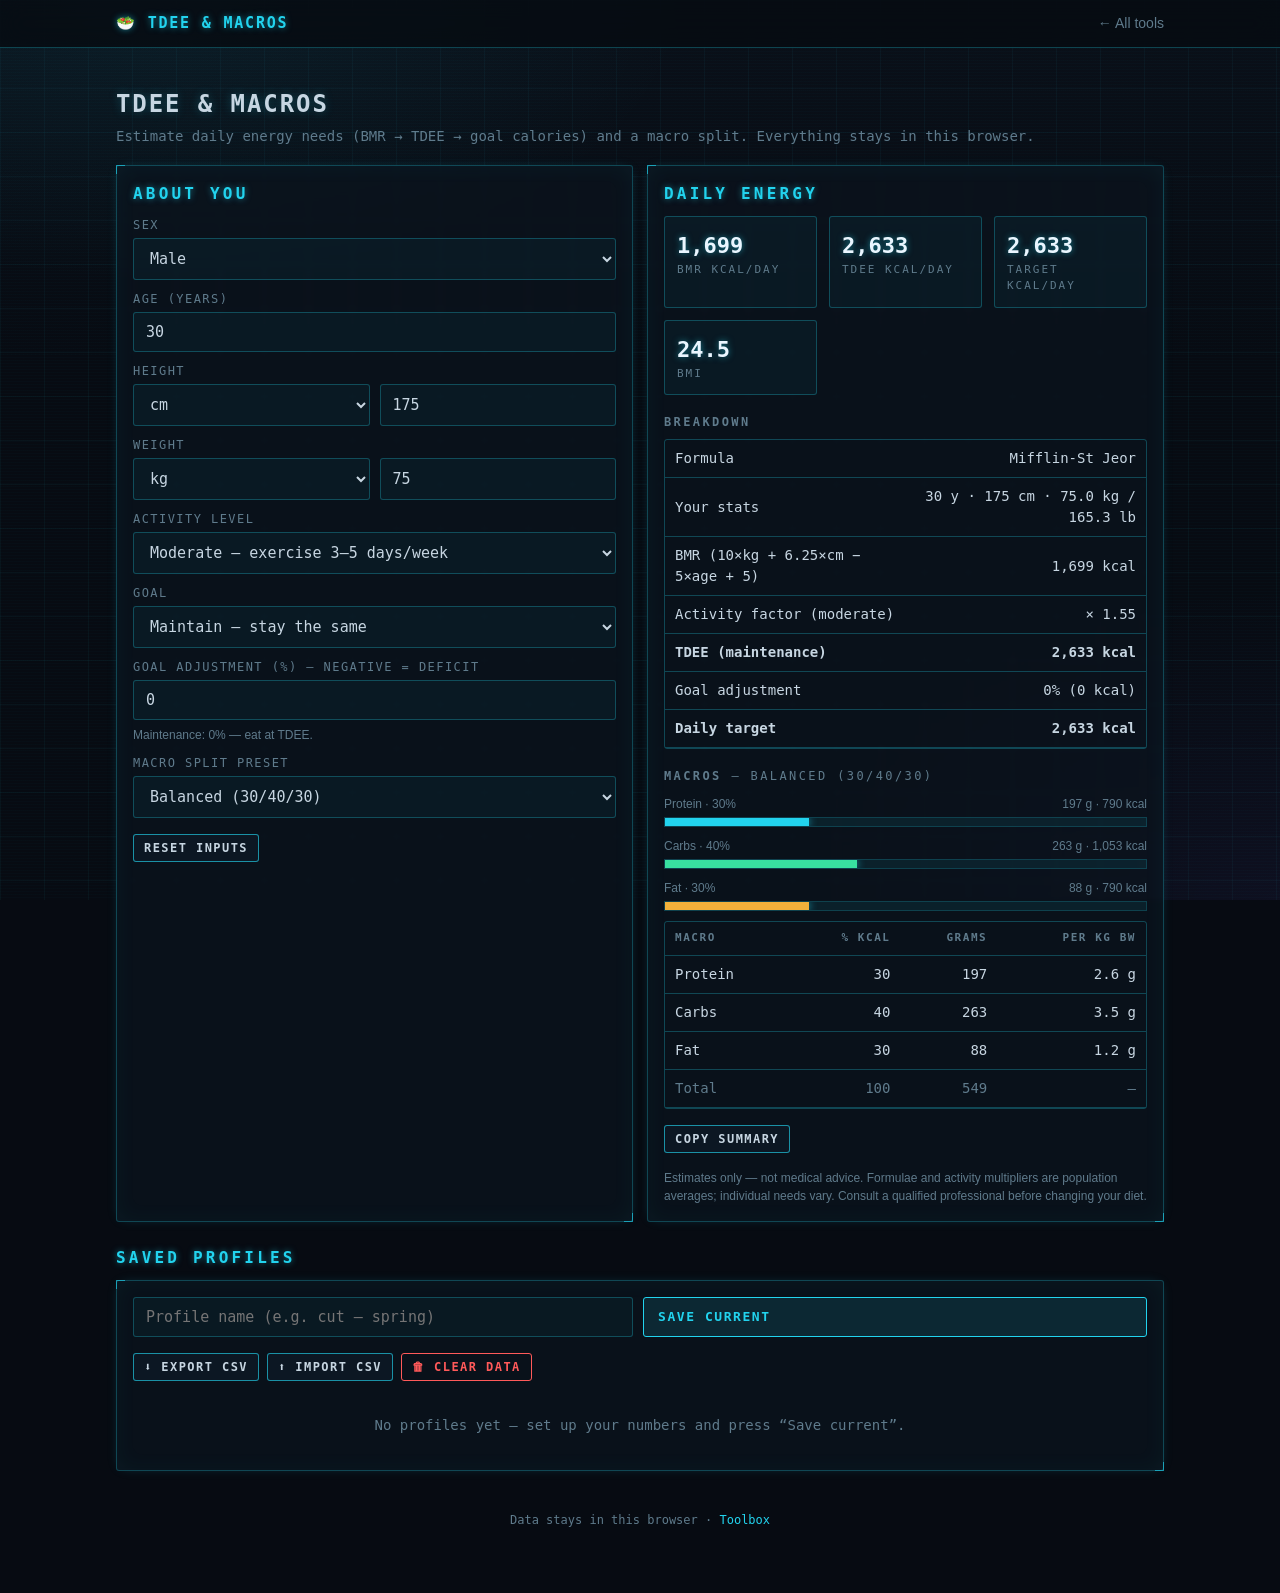
<file: tools/tdee/index.html>
<!doctype html><html lang="en"><head><meta charset="utf-8">
<meta name="viewport" content="width=device-width, initial-scale=1">
<link rel="icon" type="image/svg+xml" href="../../assets/favicon.svg">
<title>TDEE &amp; Macro Calculator — Daily Calorie Target | Toolbox</title>
<link rel="stylesheet" href="../../assets/css/base.css">
<meta name="description" content="Free TDEE and macro calculator: estimate your daily calorie target from BMR and activity level, with a protein, carbohydrate and fat split. Private and local-first.">
<meta name="keywords" content="TDEE calculator, macro calculator, daily calorie target, BMR, protein carbs fat split, calorie deficit">
<meta name="author" content="ATLAS / George">
<meta name="robots" content="index,follow">
<meta name="theme-color" content="#070b12">
<link rel="canonical" href="https://chftn.github.io/webtools/tools/tdee/">
<meta property="og:type" content="website">
<meta property="og:site_name" content="Toolbox">
<meta property="og:title" content="TDEE &amp; Macro Calculator — Daily Calorie Target | Toolbox">
<meta property="og:description" content="Free TDEE and macro calculator: estimate your daily calorie target from BMR and activity level, with a protein, carbohydrate and fat split. Private and local-first.">
<meta property="og:url" content="https://chftn.github.io/webtools/tools/tdee/">
<meta property="og:locale" content="en_AU">
<meta name="twitter:card" content="summary">
<meta name="twitter:title" content="TDEE &amp; Macro Calculator — Daily Calorie Target | Toolbox">
<meta name="twitter:description" content="Free TDEE and macro calculator: estimate your daily calorie target from BMR and activity level, with a protein, carbohydrate and fat split. Private and local-first.">
<script type="application/ld+json">{"@context":"https://schema.org","@type":"WebApplication","name":"TDEE & Macro Calculator \u2014 Daily Calorie Target | Toolbox","url":"https://chftn.github.io/webtools/tools/tdee/","description":"Free TDEE and macro calculator: estimate your daily calorie target from BMR and activity level, with a protein, carbohydrate and fat split. Private and local-first.","inLanguage":"en","isAccessibleForFree":true,"operatingSystem":"Any","browserRequirements":"Requires JavaScript","offers":{"@type":"Offer","price":"0","priceCurrency":"AUD"},"applicationCategory":"HealthApplication"}</script>
</head>
<body>
<div class="topbar"><div class="inner"><span class="brand">🥗 TDEE &amp; Macros</span><span class="spacer"></span>
<a class="back" href="../../index.html">← All tools</a></div></div>
<div class="wrap" role="main">
  <h1>TDEE &amp; Macros</h1>
  <p class="sub">Estimate daily energy needs (BMR → TDEE → goal calories) and a macro split. Everything stays in this browser.</p>

  <div class="grid two">
    <!-- ============ INPUTS ============ -->
    <div class="card">
      <h2 style="margin-top:0">About you</h2>

      <label for="sex">Sex</label>
      <select id="sex">
        <option value="male">Male</option>
        <option value="female">Female</option>
      </select>

      <label for="age">Age (years)</label>
      <input id="age" type="number" min="10" max="120" step="1" inputmode="numeric" placeholder="e.g. 30">

      <label>Height</label>
      <div class="row">
        <select id="heightUnit" aria-label="Height unit">
          <option value="cm">cm</option>
          <option value="ft">ft / in</option>
        </select>
        <input id="cm" type="number" min="60" max="260" step="0.5" inputmode="decimal" placeholder="cm" aria-label="Height in centimetres">
      </div>
      <div class="row hidden" id="ftRow">
        <input id="ft" type="number" min="2" max="8" step="1" inputmode="numeric" placeholder="ft" aria-label="Height feet">
        <input id="inch" type="number" min="0" max="11.9" step="0.5" inputmode="decimal" placeholder="in" aria-label="Height inches">
      </div>

      <label>Weight</label>
      <div class="row">
        <select id="weightUnit" aria-label="Weight unit">
          <option value="kg">kg</option>
          <option value="lb">lb</option>
        </select>
        <input id="kg" type="number" min="20" max="400" step="0.1" inputmode="decimal" placeholder="kg" aria-label="Weight in kilograms">
      </div>
      <div class="row hidden" id="lbRow">
        <input id="lb" type="number" min="44" max="880" step="0.1" inputmode="decimal" placeholder="lb" aria-label="Weight in pounds">
      </div>

      <label for="activity">Activity level</label>
      <select id="activity"></select>

      <label for="goal">Goal</label>
      <select id="goal">
        <option value="cut">Cut — lose fat</option>
        <option value="maintain">Maintain — stay the same</option>
        <option value="bulk">Bulk — build muscle</option>
      </select>

      <label for="adjustPct">Goal adjustment (%) — negative = deficit</label>
      <input id="adjustPct" type="number" min="-40" max="40" step="1" inputmode="numeric">
      <p class="muted" style="font-size:12px;margin:6px 0 0" id="adjustHint"></p>

      <label for="preset">Macro split preset</label>
      <select id="preset"></select>

      <div class="actions">
        <button class="btn sm" id="resetForm" type="button">Reset inputs</button>
      </div>
      <p class="muted" id="formMsg" style="font-size:13px"></p>
    </div>

    <!-- ============ RESULTS ============ -->
    <div class="card">
      <h2 style="margin-top:0">Daily energy</h2>
      <div class="kpis" id="kpis"></div>
      <p class="muted hidden" id="resultMsg" style="font-size:13px;margin:12px 0 0"></p>

      <h3>Breakdown</h3>
      <div class="tablewrap"><table id="breakdown"><tbody></tbody></table></div>

      <h3>Macros <span class="muted" id="macroName" style="font-weight:400"></span></h3>
      <div id="macroBars"></div>
      <div class="tablewrap" style="margin-top:10px"><table id="macroTable"><tbody></tbody></table></div>

      <div class="actions">
        <button class="btn sm" id="copyBtn" type="button">Copy summary</button>
      </div>
      <p class="muted" style="font-size:12px;margin:8px 0 0">
        Estimates only — not medical advice. Formulae and activity multipliers are population averages;
        individual needs vary. Consult a qualified professional before changing your diet.
      </p>
    </div>
  </div>

  <!-- ============ PROFILES ============ -->
  <h2>Saved profiles</h2>
  <div class="card">
    <div class="row">
      <input id="profileName" placeholder="Profile name (e.g. cut – spring)" aria-label="Profile name">
      <button class="btn primary" id="saveProfile" type="button">Save current</button>
    </div>

    <div class="actions">
      <button class="btn sm" id="exportBtn" type="button">⬇ Export CSV</button>
      <button class="btn sm" id="importBtn" type="button">⬆ Import CSV</button>
      <button class="btn sm bad" id="clearBtn" type="button">🗑 Clear data</button>
    </div>

    <div class="tablewrap" id="profileWrap">
      <table>
        <thead><tr>
          <th>Name</th><th>Sex</th><th class="num">Age</th><th class="num">BMR</th>
          <th class="num">TDEE</th><th class="num">Target</th><th class="num">P/C/F (g)</th><th>Saved</th><th></th>
        </tr></thead>
        <tbody id="profileRows"></tbody>
      </table>
    </div>
    <div class="empty hidden" id="profileEmpty">No profiles yet — set up your numbers and press “Save current”.</div>
  </div>

  <footer>Data stays in this browser · <a href="../../index.html">Toolbox</a></footer>
</div>

<script src="../../assets/js/store.js"></script>
<script>
"use strict";
(function () {
  /* ---------------- constants ---------------- */
  const NS = "tdee";

  // Harris-style activity multipliers applied to BMR.
  const ACTIVITY = [
    { id: "sedentary", label: "Sedentary — little or no exercise", f: 1.2 },
    { id: "light",     label: "Light — exercise 1–3 days/week",    f: 1.375 },
    { id: "moderate",  label: "Moderate — exercise 3–5 days/week", f: 1.55 },
    { id: "active",    label: "Active — exercise 6–7 days/week",   f: 1.725 },
    { id: "athlete",   label: "Athlete — 2× training/day or physical job", f: 1.9 }
  ];

  // Macro presets as % of target calories (protein/carbs/fat).
  const PRESETS = {
    balanced:    { label: "Balanced (30/40/30)",     p: 30, c: 40, f: 30 },
    highprotein: { label: "High-protein (40/35/25)", p: 40, c: 35, f: 25 },
    lowcarb:     { label: "Low-carb (30/20/50)",     p: 30, c: 20, f: 50 }
  };

  const GOAL_ADJUST = { cut: -20, maintain: 0, bulk: 20 };
  const KG_PER_LB = 0.45359237;
  const KCAL_PER_G = { p: 4, c: 4, f: 9 };

  const DEFAULTS = {
    form: {
      sex: "male", age: 30,
      heightUnit: "cm", cm: 175, ft: 5, inch: 9,
      weightUnit: "kg", kg: 75, lb: 165,
      activity: "moderate", goal: "maintain", adjustPct: 0, preset: "balanced"
    },
    profiles: []
  };

  /* ---------------- state ---------------- */
  // Load once; normalise so a partial/old stored shape can't break the page.
  function loadState() {
    const raw = Store.get(NS, null);
    const s = { form: Object.assign({}, DEFAULTS.form), profiles: [] };
    if (raw && typeof raw === "object") {
      if (raw.form && typeof raw.form === "object") Object.assign(s.form, raw.form);
      if (Array.isArray(raw.profiles)) s.profiles = raw.profiles;
    }
    return s;
  }
  let state = loadState();
  function persist() { Store.set(NS, state); }

  /* ---------------- dom refs ---------------- */
  const $ = (id) => document.getElementById(id);
  const el = {
    sex: $("sex"), age: $("age"),
    heightUnit: $("heightUnit"), cm: $("cm"), ftRow: $("ftRow"), ft: $("ft"), inch: $("inch"),
    weightUnit: $("weightUnit"), kg: $("kg"), lbRow: $("lbRow"), lb: $("lb"),
    activity: $("activity"), goal: $("goal"), adjustPct: $("adjustPct"), adjustHint: $("adjustHint"),
    preset: $("preset"),
    kpis: $("kpis"), resultMsg: $("resultMsg"),
    breakdown: $("breakdown").querySelector("tbody"),
    macroName: $("macroName"), macroBars: $("macroBars"),
    macroTable: $("macroTable").querySelector("tbody"),
    formMsg: $("formMsg"),
    profileName: $("profileName"), profileRows: $("profileRows"),
    profileEmpty: $("profileEmpty"), profileWrap: $("profileWrap")
  };

  /* ---------------- populate static selects ---------------- */
  ACTIVITY.forEach(a => {
    const o = document.createElement("option");
    o.value = a.id; o.textContent = a.label; el.activity.appendChild(o);
  });
  Object.keys(PRESETS).forEach(k => {
    const o = document.createElement("option");
    o.value = k; o.textContent = PRESETS[k].label; el.preset.appendChild(o);
  });

  /* ---------------- form <-> state ---------------- */
  const numOr = (v, d) => { const n = parseFloat(v); return isFinite(n) ? n : d; };

  function renderForm() {
    const f = state.form;
    el.sex.value = f.sex;
    el.age.value = f.age === "" ? "" : f.age;
    el.heightUnit.value = f.heightUnit;
    el.cm.value = f.cm;
    el.ft.value = f.ft; el.inch.value = f.inch;
    el.weightUnit.value = f.weightUnit;
    el.kg.value = f.kg; el.lb.value = f.lb;
    el.activity.value = f.activity;
    el.goal.value = f.goal;
    el.adjustPct.value = f.adjustPct;
    el.preset.value = f.preset;
    toggleUnits();
  }

  function toggleUnits() {
    const hIsCm = el.heightUnit.value === "cm";
    el.cm.classList.toggle("hidden", !hIsCm);
    el.ftRow.classList.toggle("hidden", hIsCm);
    const wIsKg = el.weightUnit.value === "kg";
    el.kg.classList.toggle("hidden", !wIsKg);
    el.lbRow.classList.toggle("hidden", wIsKg);
  }

  // Read the raw DOM into a form object (empty/NaN inputs stay as "" so validation can flag them).
  function readForm() {
    const d = DEFAULTS.form;
    return {
      sex: el.sex.value,
      age: el.age.value === "" ? "" : numOr(el.age.value, ""),
      heightUnit: el.heightUnit.value,
      cm: el.cm.value === "" ? "" : numOr(el.cm.value, d.cm),
      ft: numOr(el.ft.value, d.ft),
      inch: numOr(el.inch.value, d.inch),
      weightUnit: el.weightUnit.value,
      kg: el.kg.value === "" ? "" : numOr(el.kg.value, d.kg),
      lb: numOr(el.lb.value, d.lb),
      activity: el.activity.value,
      goal: el.goal.value,
      adjustPct: numOr(el.adjustPct.value, 0),
      preset: el.preset.value
    };
  }

  /* ---------------- maths ---------------- */
  function toCm(f) {
    return f.heightUnit === "cm" ? f.cm : (f.ft * 30.48 + f.inch * 2.54);
  }
  function toKg(f) {
    return f.weightUnit === "kg" ? f.kg : f.lb * KG_PER_LB;
  }

  // Returns {ok, errors[], ...results}
  function calculate(f) {
    const errors = [];
    const age = Number(f.age);
    if (f.age === "" || !isFinite(age) || age < 10 || age > 120) errors.push("Enter an age between 10 and 120.");
    const cm = toCm(f);
    if (!isFinite(cm) || cm < 60 || cm > 260) errors.push("Enter a height between 60 and 260 cm.");
    const kg = toKg(f);
    if (!isFinite(kg) || kg < 20 || kg > 400) errors.push("Enter a weight between 20 and 400 kg.");
    if (errors.length) return { ok: false, errors: errors };

    // Mifflin-St Jeor; +5 male / −161 female.
    const sexAdj = f.sex === "male" ? 5 : -161;
    const bmr = 10 * kg + 6.25 * cm - 5 * age + sexAdj;
    const act = ACTIVITY.filter(a => a.id === f.activity)[0] || ACTIVITY[2];
    const tdee = bmr * act.f;
    const adj = Math.max(-40, Math.min(40, Number(f.adjustPct) || 0));
    const target = tdee * (1 + adj / 100);
    const p = PRESETS[f.preset] || PRESETS.balanced;
    const macros = [
      { key: "p", name: "Protein", pct: p.p, grams: (target * p.p / 100) / KCAL_PER_G.p },
      { key: "c", name: "Carbs",   pct: p.c, grams: (target * p.c / 100) / KCAL_PER_G.c },
      { key: "f", name: "Fat",     pct: p.f, grams: (target * p.f / 100) / KCAL_PER_G.f }
    ];
    const bmi = kg / Math.pow(cm / 100, 2);
    return {
      ok: true, errors: [], age: age, cm: cm, kg: kg, lb: kg / KG_PER_LB,
      bmr: bmr, act: act, tdee: tdee, adj: adj, target: target,
      preset: p, macros: macros, bmi: bmi,
      proteinPerKg: macros[0].grams / kg
    };
  }

  /* ---------------- rendering ---------------- */
  function kpi(v, l) {
    return '<div class="kpi"><div class="v">' + v + '</div><div class="l">' + l + '</div></div>';
  }

  function render(f) {
    const r = calculate(f);
    state.form = f; persist();

    if (!r.ok) {
      el.kpis.innerHTML = kpi("—", "BMR") + kpi("—", "TDEE") + kpi("—", "Target kcal") + kpi("—", "BMI");
      el.breakdown.innerHTML = '<tr><td colspan="2" class="muted">Fill in your details to see the breakdown.</td></tr>';
      el.macroBars.innerHTML = "";
      el.macroTable.innerHTML = "";
      el.macroName.textContent = "";
      el.formMsg.textContent = r.errors.join(" ");
      el.resultMsg.classList.add("hidden");
      return;
    }

    el.formMsg.textContent = "";
    el.kpis.innerHTML =
      kpi(Store.num(r.bmr, 0), "BMR kcal/day") +
      kpi(Store.num(r.tdee, 0), "TDEE kcal/day") +
      kpi('<span class="' + (r.adj < 0 ? "neg" : r.adj > 0 ? "pos" : "") + '">' + Store.num(r.target, 0) + "</span>", "Target kcal/day") +
      kpi(Store.num(r.bmi, 1), "BMI");

    // Breakdown: show each step so the number is traceable.
    const unitNote = (state.form.heightUnit === "ft" ? Store.num(r.cm, 1) + " cm" : Store.num(r.cm, 0) + " cm") +
      " · " + Store.num(r.kg, 1) + " kg / " + Store.num(r.lb, 1) + " lb";
    el.breakdown.innerHTML =
      "<tr><td>Formula</td><td class='num'>Mifflin-St Jeor</td></tr>" +
      "<tr><td>Your stats</td><td class='num'>" + r.age + " y · " + unitNote + "</td></tr>" +
      "<tr><td>BMR (10×kg + 6.25×cm − 5×age " + (state.form.sex === "male" ? "+ 5" : "− 161") + ")</td><td class='num'>" + Store.num(r.bmr, 0) + " kcal</td></tr>" +
      "<tr><td>Activity factor (" + r.act.id + ")</td><td class='num'>× " + r.act.f + "</td></tr>" +
      "<tr><td><strong>TDEE (maintenance)</strong></td><td class='num'><strong>" + Store.num(r.tdee, 0) + " kcal</strong></td></tr>" +
      "<tr><td>Goal adjustment</td><td class='num'>" + (r.adj > 0 ? "+" : "") + r.adj + "% (" + (r.adj < 0 ? "−" : r.adj > 0 ? "+" : "") + Store.num(Math.abs(r.tdee * r.adj / 100), 0) + " kcal)</td></tr>" +
      "<tr><td><strong>Daily target</strong></td><td class='num'><strong>" + Store.num(r.target, 0) + " kcal</strong></td></tr>";

    el.macroName.textContent = "— " + r.preset.label;

    const colors = { p: "var(--accent)", c: "var(--accent2)", f: "var(--warn)" };
    el.macroBars.innerHTML = r.macros.map(m =>
      '<div style="margin:10px 0">' +
        '<div class="muted" style="font-size:12px;display:flex;justify-content:space-between">' +
          "<span>" + m.name + " · " + m.pct + "%</span>" +
          "<span>" + Store.num(m.grams, 0) + " g · " + Store.num(m.pct * r.target / 100, 0) + " kcal</span>" +
        "</div>" +
        '<div class="bar" style="margin-top:4px"><span style="width:' + m.pct + "%;background:" + colors[m.key] + '"></span></div>' +
      "</div>").join("");

    el.macroTable.innerHTML =
      "<tr><th>Macro</th><th class='num'>% kcal</th><th class='num'>Grams</th><th class='num'>Per kg BW</th></tr>" +
      r.macros.map(m =>
        "<tr><td>" + m.name + "</td><td class='num'>" + m.pct + "</td><td class='num'>" + Store.num(m.grams, 0) +
        "</td><td class='num'>" + Store.num(m.grams / r.kg, 1) + " g</td></tr>").join("") +
      "<tr><td class='muted'>Total</td><td class='num muted'>100</td><td class='num muted'>" +
        Store.num(r.macros.reduce((s, m) => s + m.grams, 0), 0) + "</td><td class='num muted'>—</td></tr>";

    // Safety-oriented flags — informational, not advice.
    const msgs = [];
    const floor = state.form.sex === "male" ? 1500 : 1200;
    if (r.target < floor) msgs.push("Target is below " + floor + " kcal — very low intakes should only be done under professional supervision.");
    if (r.bmi < 18.5) msgs.push("BMI " + Store.num(r.bmi, 1) + " is in the underweight range; a cut is rarely appropriate.");
    if (r.bmi >= 30) msgs.push("BMI " + Store.num(r.bmi, 1) + " is in the obese range; consider professional guidance.");
    if (r.adj < 0 && r.adj < -25) msgs.push("A deficit larger than 25% is hard to sustain and risks muscle loss.");
    el.resultMsg.innerHTML = msgs.map(m => "⚠️ " + Store.esc(m)).join("<br>");
    el.resultMsg.classList.toggle("hidden", msgs.length === 0);
  }

  /* ---------------- profiles ---------------- */
  function renderProfiles() {
    const rows = state.profiles;
    el.profileEmpty.classList.toggle("hidden", rows.length > 0);
    el.profileWrap.classList.toggle("hidden", rows.length === 0);
    el.profileRows.innerHTML = rows.map(p =>
      "<tr>" +
        "<td>" + Store.esc(p.name) + "</td>" +
        "<td>" + (p.sex === "male" ? "M" : "F") + "</td>" +
        "<td class='num'>" + Store.num(p.age, 0) + "</td>" +
        "<td class='num'>" + Store.num(p.bmr, 0) + "</td>" +
        "<td class='num'>" + Store.num(p.tdee, 0) + "</td>" +
        "<td class='num'>" + Store.num(p.target, 0) + "</td>" +
        "<td class='num'>" + Store.num(p.protein, 0) + " / " + Store.num(p.carbs, 0) + " / " + Store.num(p.fat, 0) + "</td>" +
        "<td class='muted'>" + Store.esc(p.savedAt || "") + "</td>" +
        "<td style='white-space:nowrap'>" +
          "<button class='btn sm' data-load='" + p.id + "'>Load</button> " +
          "<button class='btn sm bad' data-del='" + p.id + "'>Delete</button>" +
        "</td>" +
      "</tr>").join("");
  }

  function saveProfile() {
    const r = calculate(readForm());
    if (!r.ok) { Store.toast("Fix the inputs first"); el.formMsg.textContent = r.errors.join(" "); return; }
    const name = (el.profileName.value || "").trim() ||
      (state.form.goal.charAt(0).toUpperCase() + state.form.goal.slice(1) + " " + Store.num(r.target, 0) + " kcal");
    const f = state.form;
    const p = {
      id: Store.uid(), name: name,
      sex: f.sex, age: r.age, heightCm: Number(r.cm.toFixed(1)), weightKg: Number(r.kg.toFixed(1)),
      activity: f.activity, goal: f.goal, adjustPct: r.adj, preset: f.preset,
      bmr: Math.round(r.bmr), tdee: Math.round(r.tdee), target: Math.round(r.target),
      protein: Math.round(r.macros[0].grams), carbs: Math.round(r.macros[1].grams), fat: Math.round(r.macros[2].grams),
      bmi: Number(r.bmi.toFixed(1)),
      savedAt: Store.today()
    };
    // Same name overwrites, so re-saving an updated profile doesn't duplicate.
    state.profiles = state.profiles.filter(x => x.name.toLowerCase() !== name.toLowerCase());
    state.profiles.push(p);
    persist(); renderProfiles();
    el.profileName.value = "";
    Store.toast("Saved “" + name + "”");
  }

  function loadProfile(id) {
    const p = state.profiles.filter(x => x.id === id)[0];
    if (!p) return;
    state.form = Object.assign({}, state.form, {
      sex: p.sex, age: p.age,
      heightUnit: "cm", cm: p.heightCm,
      weightUnit: "kg", kg: p.weightKg,
      activity: p.activity, goal: p.goal,
      adjustPct: p.adjustPct == null ? (GOAL_ADJUST[p.goal] || 0) : p.adjustPct,
      preset: p.preset
    });
    renderForm(); render(readForm());
    Store.toast("Loaded “" + p.name + "”");
  }

  function deleteProfile(id) {
    const p = state.profiles.filter(x => x.id === id)[0];
    if (!p) return;
    if (!confirm("Delete profile “" + p.name + "”?")) return;
    state.profiles = state.profiles.filter(x => x.id !== id);
    persist(); renderProfiles();
    Store.toast("Deleted");
  }

  /* ---------------- csv ---------------- */
  const CSV_COLS = ["name", "sex", "age", "heightCm", "weightKg", "activity", "goal", "adjustPct",
    "preset", "bmr", "tdee", "target", "protein", "carbs", "fat", "bmi", "savedAt"];

  function exportCSV() {
    if (!state.profiles.length) { Store.toast("No profiles to export"); return; }
    Store.exportCSV("tdee-profiles.csv", state.profiles, CSV_COLS);
  }

  function importCSV() {
    Store.importCSV((objs) => {
      if (!objs || !objs.length) { Store.toast("No rows found"); return; }
      let added = 0;
      objs.forEach((o, i) => {
        const name = (o.name || o.Name || "").trim();
        if (!name) return;
        const goal = ["cut", "maintain", "bulk"].indexOf(o.goal) >= 0 ? o.goal : "maintain";
        state.profiles = state.profiles.filter(x => x.name.toLowerCase() !== name.toLowerCase());
        state.profiles.push({
          id: Store.uid(), name: name,
          sex: o.sex === "female" ? "female" : "male",
          age: numOr(o.age, 30),
          heightCm: numOr(o.heightCm, 175),
          weightKg: numOr(o.weightKg, 75),
          activity: ACTIVITY.some(a => a.id === o.activity) ? o.activity : "moderate",
          goal: goal,
          adjustPct: numOr(o.adjustPct, GOAL_ADJUST[goal]),
          preset: PRESETS[o.preset] ? o.preset : "balanced",
          bmr: numOr(o.bmr, 0), tdee: numOr(o.tdee, 0), target: numOr(o.target, 0),
          protein: numOr(o.protein, 0), carbs: numOr(o.carbs, 0), fat: numOr(o.fat, 0),
          bmi: numOr(o.bmi, 0),
          savedAt: o.savedAt || Store.today()
        });
        added++;
      });
      persist(); renderProfiles();
      Store.toast("Imported " + added + " profile(s)");
    });
  }

  /* ---------------- summary ---------------- */
  function summaryText() {
    const r = calculate(readForm());
    if (!r.ok) return "";
    return "TDEE & macros (estimate, not medical advice)\n" +
      "Sex/age: " + state.form.sex + ", " + r.age + " y · Height " + Store.num(r.cm, 1) + " cm · Weight " + Store.num(r.kg, 1) + " kg\n" +
      "BMR " + Store.num(r.bmr, 0) + " kcal · TDEE " + Store.num(r.tdee, 0) + " kcal (×" + r.act.f + " " + r.act.id + ")\n" +
      "Goal " + state.form.goal + " (" + (r.adj > 0 ? "+" : "") + r.adj + "%) → target " + Store.num(r.target, 0) + " kcal/day\n" +
      "Macros (" + r.preset.label + "): " +
      r.macros.map(m => m.name + " " + Store.num(m.grams, 0) + " g (" + m.pct + "%)").join(", ") + "\n" +
      "BMI " + Store.num(r.bmi, 1);
  }

  function copySummary() {
    const t = summaryText();
    if (!t) { Store.toast("Fix the inputs first"); return; }
    const done = () => Store.toast("Summary copied");
    if (navigator.clipboard && navigator.clipboard.writeText) {
      navigator.clipboard.writeText(t).then(done, () => fallbackCopy(t, done));
    } else fallbackCopy(t, done);
  }
  function fallbackCopy(text, done) {
    const ta = document.createElement("textarea");
    ta.value = text; ta.style.position = "fixed"; ta.style.opacity = "0";
    document.body.appendChild(ta); ta.select();
    try { document.execCommand("copy"); done(); } catch (e) { Store.toast("Copy failed"); }
    document.body.removeChild(ta);
  }

  /* ---------------- events ---------------- */
  const inputs = [el.sex, el.age, el.cm, el.ft, el.inch, el.kg, el.lb, el.activity, el.goal, el.adjustPct, el.preset];
  inputs.forEach(i => i.addEventListener("input", () => render(readForm())));
  inputs.forEach(i => i.addEventListener("change", () => render(readForm())));

  el.heightUnit.addEventListener("change", () => {
    // Convert the value across units so the number doesn't silently change meaning.
    const f = state.form;
    if (el.heightUnit.value === "ft" && f.heightUnit === "cm") {
      const totalIn = (Number(el.cm.value) || 0) / 2.54;
      el.ft.value = Math.floor(totalIn / 12);
      el.inch.value = Math.round((totalIn % 12) * 10) / 10;
    } else if (el.heightUnit.value === "cm" && f.heightUnit === "ft") {
      el.cm.value = Math.round(((Number(el.ft.value) || 0) * 30.48 + (Number(el.inch.value) || 0) * 2.54) * 10) / 10;
    }
    toggleUnits(); render(readForm());
  });

  el.weightUnit.addEventListener("change", () => {
    const f = state.form;
    if (el.weightUnit.value === "lb" && f.weightUnit === "kg") {
      el.lb.value = Math.round(((Number(el.kg.value) || 0) / KG_PER_LB) * 10) / 10;
    } else if (el.weightUnit.value === "kg" && f.weightUnit === "lb") {
      el.kg.value = Math.round(((Number(el.lb.value) || 0) * KG_PER_LB) * 10) / 10;
    }
    toggleUnits(); render(readForm());
  });

  // Changing goal moves the adjustment to that goal's default.
  el.goal.addEventListener("change", () => {
    el.adjustPct.value = GOAL_ADJUST[el.goal.value] || 0;
    hintGoal(); render(readForm());
  });
  function hintGoal() {
    const g = el.goal.value;
    const txt = g === "cut" ? "A 10–20% deficit is typical (safe default: −20%)."
      : g === "bulk" ? "A 10–20% surplus is typical; more than that mostly adds fat."
      : "Maintenance: 0% — eat at TDEE.";
    el.adjustHint.textContent = txt;
  }
  el.adjustPct.addEventListener("input", hintGoal);

  $("resetForm").addEventListener("click", () => {
    state.form = Object.assign({}, DEFAULTS.form);
    renderForm(); hintGoal(); render(readForm());
    Store.toast("Inputs reset");
  });

  $("saveProfile").addEventListener("click", saveProfile);
  $("exportBtn").addEventListener("click", exportCSV);
  $("importBtn").addEventListener("click", importCSV);
  $("copyBtn").addEventListener("click", copySummary);

  $("clearBtn").addEventListener("click", () => {
    if (!confirm("Clear all TDEE data (inputs and every saved profile) from this browser?")) return;
    Store.remove(NS);
    state = { form: Object.assign({}, DEFAULTS.form), profiles: [] };
    renderForm(); hintGoal(); render(readForm()); renderProfiles();
    Store.toast("All data cleared");
  });

  // Event delegation for profile row buttons.
  el.profileRows.addEventListener("click", (e) => {
    const l = e.target.getAttribute && e.target.getAttribute("data-load");
    const d = e.target.getAttribute && e.target.getAttribute("data-del");
    if (l) loadProfile(l);
    if (d) deleteProfile(d);
  });

  /* ---------------- boot ---------------- */
  renderForm();
  hintGoal();
  render(readForm());
  renderProfiles();
})();
</script>
</body></html>
</file>
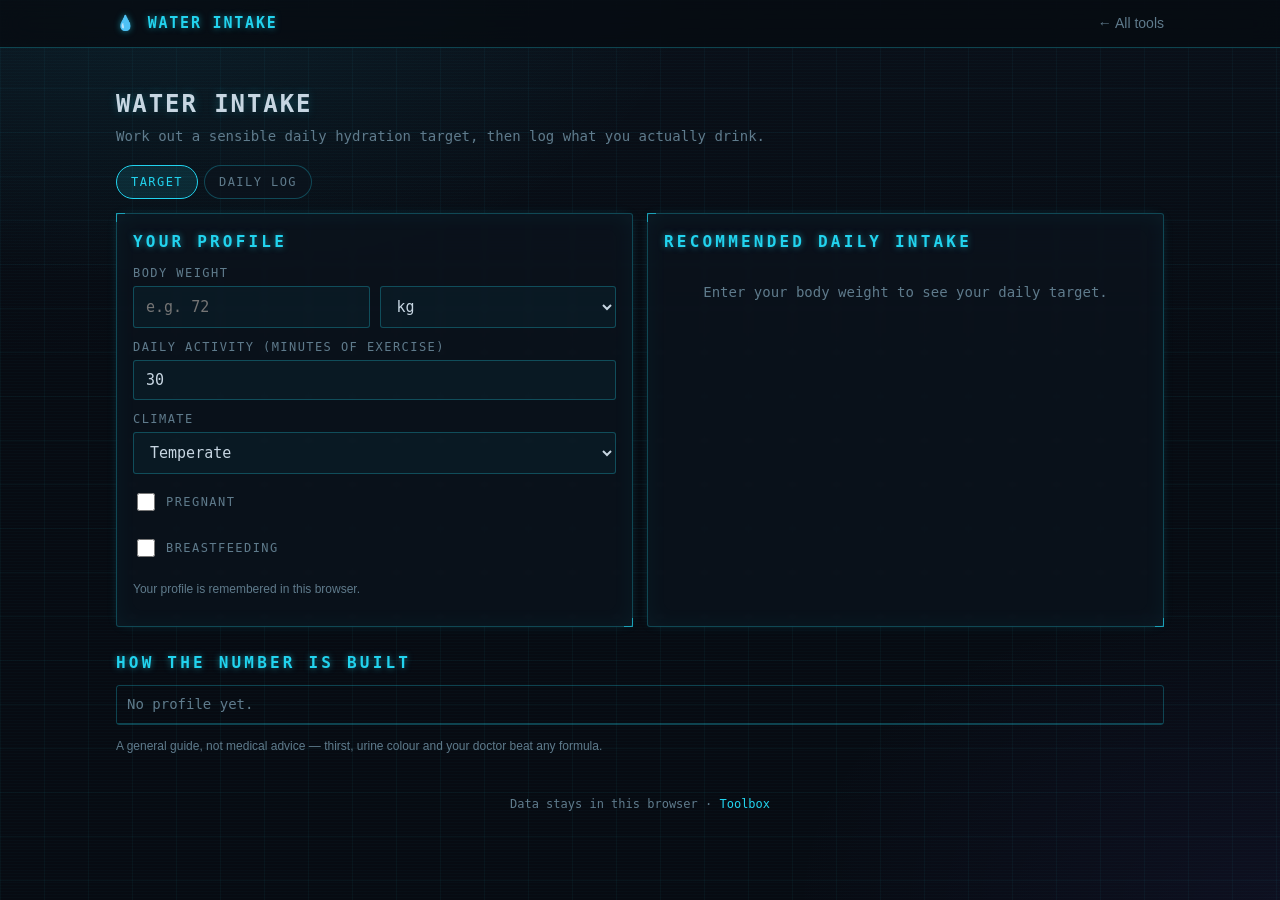
<file: tools/water-intake/index.html>
<!doctype html><html lang="en"><head><meta charset="utf-8">
<meta name="viewport" content="width=device-width, initial-scale=1">
<link rel="icon" type="image/svg+xml" href="../../assets/favicon.svg">
<title>Water Intake Calculator — Daily Hydration Target | Toolbox</title>
<link rel="stylesheet" href="../../assets/css/base.css">
<meta name="description" content="Free daily water-intake calculator: get a personal hydration target from your weight, activity level and climate. Local-first — your data stays in your browser.">
<meta name="keywords" content="water intake calculator, daily hydration, how much water to drink, hydration target, water goal">
<meta name="author" content="ATLAS / George">
<meta name="robots" content="index,follow">
<meta name="theme-color" content="#070b12">
<link rel="canonical" href="https://chftn.github.io/webtools/tools/water-intake/">
<meta property="og:type" content="website">
<meta property="og:site_name" content="Toolbox">
<meta property="og:title" content="Water Intake Calculator — Daily Hydration Target | Toolbox">
<meta property="og:description" content="Free daily water-intake calculator: get a personal hydration target from your weight, activity level and climate. Local-first — your data stays in your browser.">
<meta property="og:url" content="https://chftn.github.io/webtools/tools/water-intake/">
<meta property="og:locale" content="en_AU">
<meta name="twitter:card" content="summary">
<meta name="twitter:title" content="Water Intake Calculator — Daily Hydration Target | Toolbox">
<meta name="twitter:description" content="Free daily water-intake calculator: get a personal hydration target from your weight, activity level and climate. Local-first — your data stays in your browser.">
<script type="application/ld+json">{"@context":"https://schema.org","@type":"WebApplication","name":"Water Intake Calculator \u2014 Daily Hydration Target | Toolbox","url":"https://chftn.github.io/webtools/tools/water-intake/","description":"Free daily water-intake calculator: get a personal hydration target from your weight, activity level and climate. Local-first \u2014 your data stays in your browser.","inLanguage":"en","isAccessibleForFree":true,"operatingSystem":"Any","browserRequirements":"Requires JavaScript","offers":{"@type":"Offer","price":"0","priceCurrency":"AUD"},"applicationCategory":"HealthApplication"}</script>
</head>
<body>
<div class="topbar"><div class="inner"><span class="brand">💧 Water Intake</span><span class="spacer"></span>
<a class="back" href="../../index.html">← All tools</a></div></div>
<div class="wrap" role="main">
  <h1>Water Intake</h1><p class="sub">Work out a sensible daily hydration target, then log what you actually drink.</p>

  <div class="tabs">
    <div class="tab active" data-tab="calc">Target</div>
    <div class="tab" data-tab="log">Daily log</div>
  </div>

  <!-- ======================= TAB: TARGET ======================= -->
  <section id="tab-calc">
    <div class="grid two">
      <div class="card">
        <h2 style="margin-top:0">Your profile</h2>
        <label for="weight">Body weight</label>
        <div class="row">
          <input id="weight" type="number" min="0" step="0.1" inputmode="decimal" placeholder="e.g. 72">
          <select id="unit"><option value="kg">kg</option><option value="lb">lb</option></select>
        </div>

        <label for="activity">Daily activity (minutes of exercise)</label>
        <input id="activity" type="number" min="0" step="5" inputmode="numeric" placeholder="e.g. 30">

        <label for="climate">Climate</label>
        <select id="climate">
          <option value="cold">Cold</option>
          <option value="temperate">Temperate</option>
          <option value="hot">Hot</option>
        </select>

        <label class="check"><input type="checkbox" id="pregnant"> Pregnant</label>
        <label class="check"><input type="checkbox" id="bf"> Breastfeeding</label>

        <p class="muted" style="font-size:12px;margin-top:14px">Your profile is remembered in this browser.</p>
      </div>

      <div class="card">
        <h2 style="margin-top:0">Recommended daily intake</h2>
        <div id="targetOut"></div>
      </div>
    </div>

    <h2>How the number is built</h2>
    <div id="breakdown"></div>
    <p class="muted" style="font-size:12px">A general guide, not medical advice — thirst, urine colour and your doctor beat any formula.</p>
  </section>

  <!-- ======================= TAB: LOG ======================= -->
  <section id="tab-log" class="hidden">
    <div class="grid two">
      <div class="card">
        <h2 style="margin-top:0">Add intake</h2>
        <label for="logDate">Date</label>
        <input id="logDate" type="date">

        <label for="amount">Amount</label>
        <div class="row">
          <input id="amount" type="number" min="0" step="0.1" inputmode="decimal" placeholder="e.g. 1">
          <select id="amountUnit">
            <option value="glass">glasses (~250 ml)</option>
            <option value="ml">ml</option>
            <option value="oz">fl oz</option>
          </select>
        </div>

        <label for="note">Note (optional)</label>
        <input id="note" type="text" maxlength="60" placeholder="e.g. after run">

        <div class="actions">
          <button class="btn primary" id="addBtn">Add</button>
          <button class="btn sm" id="quickGlass">+1 glass today</button>
          <button class="btn sm" id="quickBottle">+750 ml today</button>
        </div>
      </div>

      <div class="card">
        <h2 style="margin-top:0">Progress for <span id="progDate" class="muted">—</span></h2>
        <div id="progressOut"></div>
      </div>
    </div>

    <div class="kpis" style="margin-top:14px" id="logKpis"></div>

    <h2>Last 14 days</h2>
    <div class="card" id="chartCard"><div id="chart"></div></div>

    <h2>History</h2>
    <div class="tablewrap" id="historyWrap"></div>

    <div class="actions">
      <button class="btn" id="exportBtn">⬇ Export CSV</button>
      <button class="btn" id="importBtn">⬆ Import CSV</button>
      <button class="btn bad" id="clearBtn">🗑 Clear data</button>
    </div>
  </section>

  <footer>Data stays in this browser · <a href="../../index.html">Toolbox</a></footer>
</div>

<script src="../../assets/js/store.js"></script>
<script>
(function () {
  "use strict";

  /* ---------------- constants & state ---------------- */
  var NS = "water-intake";              // one namespace for the whole tool
  var ML_PER_KG = 35;                   // baseline: 35 ml per kg body weight per day
  var ML_PER_30MIN = 350;               // extra fluid per 30 min of exercise
  var GLASS_ML = 250;                   // "glasses" are ~250 ml
  var OZ_ML = 29.5735;                  // 1 US fl oz in ml
  var CLIMATE_PCT = { cold: -0.05, temperate: 0, hot: 0.15 }; // % of baseline
  var EXTRA = { pregnant: 300, breastfeeding: 700 };         // ml/day

  var DEFAULTS = {
    profile: { weight: "", unit: "kg", activity: 30, climate: "temperate",
               pregnant: false, breastfeeding: false },
    log: []                              // [{id, date:"YYYY-MM-DD", ml:Number, note:String, at:Number}]
  };

  function load() {
    var d = Store.get(NS, null);
    if (!d || typeof d !== "object") d = {};
    d.profile = Object.assign({}, DEFAULTS.profile, d.profile || {});
    d.log = Array.isArray(d.log) ? d.log : [];
    return d;
  }
  var DB = load();
  function save() { Store.set(NS, DB); }

  var $ = function (id) { return document.getElementById(id); };

  /* ---------------- target maths ---------------- */
  function targetFor(p) {
    var w = parseFloat(p.weight);
    if (!w || w <= 0 || isNaN(w)) return null;          // no target without a weight
    var kg = p.unit === "lb" ? w * 0.45359237 : w;
    var baseline = kg * ML_PER_KG;
    var activity = (Number(p.activity) || 0) / 30 * ML_PER_30MIN;
    var pct = CLIMATE_PCT[p.climate];
    if (pct == null) pct = 0;
    var climate = baseline * pct;                       // adjustment applied to baseline
    var extra = p.breastfeeding ? EXTRA.breastfeeding : (p.pregnant ? EXTRA.pregnant : 0);
    var total = Math.max(500, baseline + activity + climate + extra); // floor keeps it sane
    return { kg: kg, baseline: baseline, activity: activity, climate: climate,
             climatePct: pct, extra: extra, total: total };
  }
  function currentTarget() { return targetFor(DB.profile); }
  function glasses(ml) { return ml / GLASS_ML; }

  function fmtL(ml) { return Store.num(ml / 1000, 2); }
  function fmtOz(ml) { return Store.num(ml / OZ_ML, 0); }
  function fmtGlasses(ml) { return Store.num(glasses(ml), 1); }

  /* ---------------- profile <-> form ---------------- */
  function fillForm() {
    var p = DB.profile;
    $("weight").value = p.weight === "" ? "" : p.weight;
    $("unit").value = p.unit;
    $("activity").value = p.activity;
    $("climate").value = p.climate;
    $("pregnant").checked = !!p.pregnant;
    $("bf").checked = !!p.breastfeeding;
  }

  function syncProfile() {
    DB.profile = {
      weight: $("weight").value,
      unit: $("unit").value,
      activity: $("activity").value === "" ? 0 : Number($("activity").value),
      climate: $("climate").value,
      pregnant: $("pregnant").checked && !$("bf").checked,   // breastfeeding wins over pregnant
      breastfeeding: $("bf").checked
    };
    if (DB.profile.breastfeeding) $("pregnant").checked = false;
    save();
    renderTarget();
    renderLogTab();  // targets shown in the log depend on the profile
  }

  /* ---------------- render: target tab ---------------- */
  function renderTarget() {
    var t = currentTarget();
    var out = $("targetOut"), bd = $("breakdown");

    if (!t) {
      out.innerHTML = '<div class="empty">Enter your body weight to see your daily target.</div>';
      bd.innerHTML = '<div class="tablewrap"><table><tbody><tr><td class="muted">No profile yet.</td></tr></tbody></table></div>';
      return;
    }

    out.innerHTML =
      '<div class="kpis">' +
        '<div class="kpi"><div class="v">' + fmtL(t.total) + ' L</div><div class="l">per day</div></div>' +
        '<div class="kpi"><div class="v">' + fmtOz(t.total) + ' oz</div><div class="l">fluid ounces</div></div>' +
        '<div class="kpi"><div class="v">' + fmtGlasses(t.total) + '</div><div class="l">glasses (~250 ml)</div></div>' +
      '</div>' +
      '<p class="muted" style="font-size:13px;margin:14px 0 0">About <b>' + fmtGlasses(t.total) +
      '</b> glasses, or <b>' + fmtOz(t.total) + ' fl oz</b>, spread across the day.</p>';

    var rows = [
      ["Baseline (35 ml × " + Store.num(t.kg, 1) + " kg)", "+" + Math.round(t.baseline) + " ml", "body weight"],
      ["Activity (" + (DB.profile.activity || 0) + " min)", (t.activity >= 0 ? "+" : "") + Math.round(t.activity) + " ml",
        "350 ml per 30 min of exercise"]
    ];
    if (t.climatePct !== 0) {
      rows.push(["Climate: " + DB.profile.climate, (t.climate >= 0 ? "+" : "−") + Math.abs(Math.round(t.climate)) + " ml",
        (t.climatePct > 0 ? "+" : "") + (t.climatePct * 100) + "% of baseline"]);
    } else {
      rows.push(["Climate: temperate", "0 ml", "no adjustment"]);
    }
    if (t.extra > 0) {
      rows.push([DB.profile.breastfeeding ? "Breastfeeding" : "Pregnancy", "+" + t.extra + " ml", "added allowance"]);
    }
    if (t.total > 500) {
      rows.push(["<b>Total</b>", "<b>" + Math.round(t.total) + " ml</b>", "<b>" + fmtL(t.total) + " L · " + fmtOz(t.total) + " oz</b>"]);
    }

    bd.innerHTML = '<div class="tablewrap"><table><thead><tr><th>Component</th><th class="num">Amount</th><th>Basis</th></tr></thead><tbody>' +
      rows.map(function (r) { return "<tr><td>" + r[0] + "</td><td class='num'>" + r[1] + "</td><td class='muted'>" + r[2] + "</td></tr>"; }).join("") +
      "</tbody></table></div>";
  }

  /* ---------------- log helpers ---------------- */
  function dayTotals() {
    var m = {};
    DB.log.forEach(function (e) { m[e.date] = (m[e.date] || 0) + Number(e.ml || 0); });
    return m;
  }
  function dayCount() { return Object.keys(dayTotals()).length; }

  function pctOf(ml, target) {
    if (!target) return 0;
    return Math.round(ml / target * 100);
  }

  /* ---------------- render: progress card ---------------- */
  function renderProgress() {
    var date = $("logDate").value || Store.today();
    var t = currentTarget();
    var ml = dayTotals()[date] || 0;
    $("progDate").textContent = date;

    if (!t) {
      $("progressOut").innerHTML = '<div class="empty">Set your body weight on the <b>Target</b> tab to see progress.</div>';
      return;
    }
    var pct = pctOf(ml, t.total);
    var w = Math.max(0, Math.min(100, pct));
    var left = Math.max(0, t.total - ml);
    var cls = pct >= 100 ? "pos" : (pct >= 60 ? "" : "neg");
    $("progressOut").innerHTML =
      '<div class="bar"><span style="width:' + w + '%;background:' +
        (pct >= 100 ? "var(--accent2)" : "var(--accent)") + '"></span></div>' +
      '<div class="kpis" style="margin-top:12px">' +
        '<div class="kpi"><div class="v">' + fmtL(ml) + ' L</div><div class="l">logged</div></div>' +
        '<div class="kpi"><div class="v">' + fmtL(t.total) + ' L</div><div class="l">target</div></div>' +
        '<div class="kpi"><div class="v ' + cls + '">' + pct + '%</div><div class="l">complete</div></div>' +
      '</div>' +
      '<p class="muted" style="font-size:13px;margin:14px 0 0">' +
        (pct >= 100
          ? "Target met — " + fmtL(ml - t.total) + " L over."
          : fmtGlasses(left) + " glasses (~" + Math.round(left) + " ml) still to go.") +
      '</p>' +
      '<p class="muted" style="font-size:13px">' + fmtGlasses(ml) + " glasses logged.</p>";
  }

  /* ---------------- render: log KPIs ---------------- */
  function renderLogKpis() {
    var t = currentTarget();
    var totals = dayTotals();
    var dates = Object.keys(totals).sort();
    var el = $("logKpis");

    if (!DB.log.length) {
      el.innerHTML = '<div class="kpi"><div class="v">0</div><div class="l">entries</div></div>' +
        '<div class="kpi"><div class="v muted">—</div><div class="l">7-day average</div></div>' +
        '<div class="kpi"><div class="v muted">—</div><div class="l">best day</div></div>' +
        '<div class="kpi"><div class="v muted">—</div><div class="l">days on target</div></div>';
      return;
    }

    // 7-day average across days that actually have entries
    var last7 = dates.slice(-7);
    var avg = last7.reduce(function (s, d) { return s + totals[d]; }, 0) / (last7.length || 1);
    var best = dates.reduce(function (a, d) { return totals[d] > (totals[a] || 0) ? d : a; }, dates[0]);
    var onTarget = t ? dates.filter(function (d) { return totals[d] >= t.total; }).length : 0;

    el.innerHTML =
      '<div class="kpi"><div class="v">' + DB.log.length + '</div><div class="l">entries</div></div>' +
      '<div class="kpi"><div class="v">' + fmtL(avg) + ' L</div><div class="l">7-day average</div></div>' +
      '<div class="kpi"><div class="v">' + fmtL(totals[best]) + ' L</div><div class="l">best day (' + Store.esc(best) + ')</div></div>' +
      '<div class="kpi"><div class="v">' + (t ? onTarget + ' / ' + dates.length : '—') + '</div><div class="l">days on target</div></div>';
  }

  /* ---------------- render: SVG bar chart (last 14 days) ---------------- */
  function renderChart() {
    var t = currentTarget();
    var totals = dayTotals();
    var days = [];
    var base = new Date(Store.today() + "T00:00:00");
    for (var i = 13; i >= 0; i--) {
      var d = new Date(base.getTime() - i * 86400000);
      var key = Store.date(d);
      days.push({ date: key, ml: totals[key] || 0 });
    }
    var target = t ? t.total : 0;
    var max = Math.max(target, 1);
    days.forEach(function (d) { if (d.ml > max) max = d.ml; });
    max = max * 1.15;

    var W = 728, H = 200, padL = 8, padR = 8, padTop = 18, padBot = 26;
    var inner = W - padL - padR;
    var step = inner / days.length;
    var bw = Math.max(6, step * 0.6);
    var plotH = H - padTop - padBot;

    var parts = ['<svg viewBox="0 0 ' + W + ' ' + H + '" width="100%" height="200" role="img" aria-label="Intake over the last 14 days" style="display:block">'];
    // target line
    if (target) {
      var ty = padTop + plotH - (target / max) * plotH;
      parts.push('<line x1="' + padL + '" y1="' + ty.toFixed(1) + '" x2="' + (W - padR) + '" y2="' + ty.toFixed(1) +
        '" stroke="#f2b13a" stroke-dasharray="5 4" stroke-width="1.5"/>');
      parts.push('<text x="' + (W - padR) + '" y="' + (ty - 5).toFixed(1) + '" fill="#5f7b8c" font-size="11" text-anchor="end">target ' + fmtL(target) + ' L</text>');
    }
    days.forEach(function (d, i) {
      var h = (d.ml / max) * plotH;
      var x = padL + i * step + (step - bw) / 2;
      var y = padTop + plotH - h;
      var hit = target && d.ml >= target;
      parts.push('<rect x="' + x.toFixed(1) + '" y="' + y.toFixed(1) + '" width="' + bw.toFixed(1) + '" height="' + Math.max(1, h).toFixed(1) +
        '" rx="3" fill="' + (hit ? "#38e0a0" : "#22d3ee") + '" opacity="' + (d.ml ? .95 : .25) + '"><title>' +
        Store.esc(d.date) + ': ' + Math.round(d.ml) + ' ml</title></rect>');
      if (d.ml) {
        parts.push('<text x="' + (x + bw / 2).toFixed(1) + '" y="' + (y - 4).toFixed(1) + '" fill="#5f7b8c" font-size="10" text-anchor="middle">' +
          (d.ml / 1000).toFixed(1) + '</text>');
      }
      // label every other day to stay legible on small screens
      if (i % 2 === 0 || i === days.length - 1) {
        parts.push('<text x="' + (x + bw / 2).toFixed(1) + '" y="' + (H - 8) + '" fill="#5f7b8c" font-size="10" text-anchor="middle">' +
          Store.esc(d.date.slice(8)) + '</text>');
      }
    });
    parts.push("</svg>");
    $("chart").innerHTML = parts.join("");
  }

  /* ---------------- render: history table ---------------- */
  function renderHistory() {
    var t = currentTarget();
    var totals = dayTotals();
    var dates = Object.keys(totals).sort().reverse();
    var wrap = $("historyWrap");

    if (!dates.length) {
      wrap.innerHTML = '<div class="empty">No entries yet. Add your first glass of water above.</div>';
      return;
    }

    var rows = dates.map(function (d) {
      var ml = totals[d];
      var pct = t ? pctOf(ml, t.total) : null;
      var cnt = DB.log.filter(function (e) { return e.date === d; }).length;
      var entries = DB.log.filter(function (e) { return e.date === d; });
      var detail = entries.map(function (e) {
        return '<span class="pill" style="display:inline-flex;gap:6px;align-items:center;margin:3px 4px 3px 0">' +
          Math.round(e.ml) + " ml" + (e.note ? " · " + Store.esc(e.note) : "") +
          '<button class="btn sm bad" data-del="' + e.id + '">Delete</button></span>';
      }).join("");

      return '<tr data-day="' + Store.esc(d) + '">' +
        '<td>' + Store.esc(d) + (d === Store.today() ? ' <span class="pill">today</span>' : "") + "</td>" +
        '<td class="num">' + Math.round(ml) + " ml</td>" +
        '<td class="num">' + fmtGlasses(ml) + "</td>" +
        '<td class="num">' + (pct == null ? '<span class="muted">—</span>' :
          '<span class="' + (pct >= 100 ? "pos" : "") + '">' + pct + "%</span>") + "</td>" +
        '<td class="num">' + cnt + "</td>" +
        '<td class="num"><button class="btn sm" data-toggle="' + Store.esc(d) + '">Details</button> ' +
          '<button class="btn sm bad" data-clearday="' + Store.esc(d) + '">Delete</button></td>' +
      "</tr>" +
      '<tr class="hidden" data-detail="' + Store.esc(d) + '"><td colspan="6">' + detail + "</td></tr>";
    }).join("");

    wrap.innerHTML = '<table><thead><tr><th>Date</th><th class="num">Total</th><th class="num">Glasses</th>' +
      '<th class="num">% of target</th><th class="num">Entries</th><th class="num"></th></tr></thead><tbody>' +
      rows + "</tbody></table>";
  }

  /* ---------------- master render ---------------- */
  function renderTargetTab() { renderTarget(); }
  function renderLogTab() {
    renderProgress(); renderLogKpis(); renderChart(); renderHistory();
  }
  function renderAll() { renderTargetTab(); if (!DB.log.length) { /* still fine */ } renderLogTab(); }

  /* ---------------- mutations ---------------- */
  function addEntry(date, ml, note) {
    ml = Math.round(ml);
    if (!date) { Store.toast("Pick a date first"); return false; }
    if (!ml || ml <= 0) { Store.toast("Enter an amount greater than 0"); return false; }
    DB.log.push({ id: Store.uid(), date: date, ml: ml, note: note || "", at: Date.now() });
    save();
    renderLogTab();
    return true;
  }

  function toMl(value, unit) {
    if (unit === "ml") return Number(value);
    if (unit === "oz") return Number(value) * OZ_ML;
    return Number(value) * GLASS_ML;    // glasses
  }

  /* ---------------- CSV ---------------- */
  function exportLog() {
    if (!DB.log.length) { Store.toast("Nothing to export yet"); return; }
    var t = currentTarget();
    var rows = DB.log.slice().sort(function (a, b) {
      return a.date === b.date ? a.at - b.at : (a.date < b.date ? -1 : 1);
    }).map(function (e) {
      return {
        date: e.date,
        ml: e.ml,
        glasses: (glasses(e.ml)).toFixed(2),
        oz: (e.ml / OZ_ML).toFixed(1),
        pct_of_target: t ? pctOf(e.ml, t.total) : "",
        note: e.note || ""
      };
    });
    Store.exportCSV("water-intake-log", rows, ["date", "ml", "glasses", "oz", "pct_of_target", "note"]);
  }

  function importLog(objs) {
    var added = 0, skipped = 0;
    objs.forEach(function (o) {
      var date = (o.date || o.Date || "").trim().slice(0, 10);
      var ml = o.ml != null && o.ml !== "" ? Number(o.ml)
             : (o.glasses != null && o.glasses !== "" ? Number(o.glasses) * GLASS_ML
             : (o.oz != null && o.oz !== "" ? Number(o.oz) * OZ_ML : NaN));
      if (!/^\d{4}-\d{2}-\d{2}$/.test(date) || !isFinite(ml) || ml <= 0) { skipped++; return; }
      DB.log.push({ id: Store.uid(), date: date, ml: Math.round(ml), note: (o.note || "").slice(0, 60), at: Date.now() });
      added++;
    });
    save();
    renderLogTab();
    Store.toast("Imported " + added + " entr" + (added === 1 ? "y" : "ies") + (skipped ? " · " + skipped + " skipped" : ""));
  }

  /* ---------------- events ---------------- */
  // tabs
  Array.prototype.forEach.call(document.querySelectorAll(".tab"), function (tab) {
    tab.addEventListener("click", function () {
      Array.prototype.forEach.call(document.querySelectorAll(".tab"), function (x) { x.classList.remove("active"); });
      tab.classList.add("active");
      var which = tab.getAttribute("data-tab");
      $("tab-calc").classList.toggle("hidden", which !== "calc");
      $("tab-log").classList.toggle("hidden", which !== "log");
      if (which === "log") renderLogTab();
    });
  });

  // profile inputs — persist on every change
  ["weight", "unit", "activity", "climate", "pregnant", "bf"].forEach(function (id) {
    var el = $(id);
    el.addEventListener("input", syncProfile);
    el.addEventListener("change", syncProfile);
  });

  // add entry
  $("addBtn").addEventListener("click", function () {
    var date = $("logDate").value || Store.today();
    var unit = $("amountUnit").value;
    var ml = toMl($("amount").value, unit);
    if (addEntry(date, ml, $("note").value.trim())) {
      $("amount").value = "";
      $("note").value = "";
      Store.toast("Added " + Math.round(ml) + " ml to " + date);
    }
  });

  function quickAdd(ml) {
    $("logDate").value = Store.today();
    if (addEntry(Store.today(), ml, "")) Store.toast("Added " + ml + " ml to today");
  }
  $("quickGlass").addEventListener("click", function () { quickAdd(GLASS_ML); });
  $("quickBottle").addEventListener("click", function () { quickAdd(750); });

  $("logDate").addEventListener("change", renderProgress);

  // history interactions (delegated)
  $("historyWrap").addEventListener("click", function (ev) {
    var btn = ev.target.closest ? ev.target.closest("button") : null;
    if (!btn) return;
    var id = btn.getAttribute("data-del");
    var day = btn.getAttribute("data-clearday");
    var tog = btn.getAttribute("data-toggle");

    if (id) {
      DB.log = DB.log.filter(function (e) { return e.id !== id; });
      save(); renderLogTab(); Store.toast("Entry deleted");
      return;
    }
    if (day) {
      if (!confirm("Delete all entries for " + day + "?")) return;
      DB.log = DB.log.filter(function (e) { return e.date !== day; });
      save(); renderLogTab(); Store.toast("Day cleared");
      return;
    }
    if (tog) {
      var row = $("historyWrap").querySelector('tr[data-detail="' + tog + '"]');
      if (row) row.classList.toggle("hidden");
    }
  });

  $("exportBtn").addEventListener("click", exportLog);
  $("importBtn").addEventListener("click", function () { Store.importCSV(importLog); });
  $("clearBtn").addEventListener("click", function () {
    if (!confirm("Clear your water profile and the entire drink log? This cannot be undone.")) return;
    DB = JSON.parse(JSON.stringify(DEFAULTS));
    save();
    fillForm();
    $("logDate").value = Store.today();
    renderAll();
    Store.toast("All data cleared");
  });

  /* ---------------- init ---------------- */
  fillForm();
  $("logDate").value = Store.today();
  renderAll();
})();
</script>
</body></html>
</file>
<file: assets/css/base.css>
/* ══════════════════════════════════════════════════════════════════════
   Webtools portfolio — base.css
   Design system: ATLAS System Interface (see ~/advisory/design/DESIGN.md)
   Tokens mirrored from the ATLAS HUD. Near-black field, cyan signal accent,
   sharp thin borders, corner ticks. All class names preserved for the tools.
   ══════════════════════════════════════════════════════════════════════ */

:root{
  /* surfaces */
  --bg:#070b12; --bg2:#0a1019;
  --panel:rgba(12,20,30,.72); --panel2:rgba(18,30,44,.55);
  /* borders */
  --border:rgba(34,211,238,.28); --border-hi:rgba(34,211,238,.65);
  /* signal colors */
  --accent:#22d3ee; --accent-d:#0e7f92; --accent2:#38e0a0; --accent2b:#7c5cff;
  --text:#c7d6e2; --text-bright:#eaf6ff; --muted:#5f7b8c;
  --warn:#f2b13a; --danger:#ff5a5a;
  /* effects */
  --glow:0 0 6px rgba(34,211,238,.55); --glow-sm:0 0 10px rgba(34,211,238,.25);
  --shadow:0 2px 6px rgba(0,0,0,.5), 0 18px 44px -20px rgba(0,0,0,.85);
  --panel-glow:inset 0 0 22px rgba(34,211,238,.05), 0 0 12px -6px rgba(34,211,238,.35);
  /* shape & space */
  --radius:8px; --radius-sm:3px; --maxw:1080px;
  /* type — readable humanist sans for body; mono for labels/values (HUD voice kept in the details) */
  --font:-apple-system,BlinkMacSystemFont,"Segoe UI",Roboto,Inter,Helvetica,Arial,sans-serif;
  --mono:"SFMono-Regular","JetBrains Mono","Fira Code","DejaVu Sans Mono",Menlo,Consolas,monospace;
}
*{box-sizing:border-box}
html,body{margin:0;padding:0}
html{background-color:var(--bg)}
/* ambient field: faint cyan grid + radial vignette */
body{background:transparent;color:var(--text);font-family:var(--font);line-height:1.5;
  -webkit-text-size-adjust:100%;font-size:16px}
body::before{content:"";position:fixed;inset:0;z-index:-2;pointer-events:none;
  background:
    radial-gradient(60% 45% at 12% 0%,rgba(34,211,238,.07),transparent 70%),
    radial-gradient(55% 50% at 100% 100%,rgba(124,92,255,.06),transparent 70%),
    linear-gradient(rgba(34,211,238,.045) 1px,transparent 1px) 0 0/44px 44px,
    linear-gradient(90deg,rgba(34,211,238,.045) 1px,transparent 1px) 0 0/44px 44px,
    linear-gradient(180deg,var(--bg2),var(--bg) 40%)}
/* scanline sweep — subtle, non-interactive (HUD console tell) */
body::after{content:"";position:fixed;inset:0;z-index:-1;pointer-events:none;
  background:repeating-linear-gradient(180deg,rgba(34,211,238,.04) 0 1px,transparent 1px 3px);
  opacity:.5}
a{color:var(--accent);text-decoration:none}
a:hover{text-decoration:underline}
.wrap{max-width:var(--maxw);margin:0 auto;padding:20px 16px 64px}
.topbar{position:sticky;top:0;z-index:20;background:rgba(7,11,18,.82);
  backdrop-filter:blur(12px);border-bottom:1px solid var(--border)}
.topbar .inner{max-width:var(--maxw);margin:0 auto;padding:12px 16px;display:flex;
  align-items:center;gap:12px}
.brand{font-family:var(--mono);font-weight:700;font-size:15px;letter-spacing:.12em;
  text-transform:uppercase;color:var(--accent);text-shadow:var(--glow)}
.brand a{color:var(--accent)}
.spacer{flex:1}
.back{font-size:14px;color:var(--muted)}
h1{font-size:24px;margin:18px 0 4px;font-family:var(--mono);text-transform:uppercase;
  letter-spacing:.08em;text-shadow:var(--glow-sm)}
h2{font-size:16px;margin:24px 0 10px;font-family:var(--mono);text-transform:uppercase;
  letter-spacing:.2em;color:var(--accent);text-shadow:var(--glow)}
h2 .slash{color:var(--accent-d)}
h3{font-size:12px;margin:18px 0 8px;color:var(--muted);font-weight:600;
  font-family:var(--mono);text-transform:uppercase;letter-spacing:.2em}
p.sub{color:var(--muted);margin:0 0 18px;font-size:14px;font-family:var(--mono)}
.grid{display:grid;gap:14px}
.grid.cards{grid-template-columns:repeat(auto-fill,minmax(230px,1fr))}
.grid.two{grid-template-columns:1fr 1fr}
@media(max-width:640px){.grid.two{grid-template-columns:1fr}}

/* cards — sharp corners + corner ticks (HUD panel look) */
.card{position:relative;background:var(--panel);border:1px solid var(--border);
  border-radius:var(--radius-sm);padding:16px;backdrop-filter:blur(2px);
  box-shadow:var(--panel-glow)}
.card::before,.card::after{content:"";position:absolute;width:8px;height:8px;
  border:1px solid var(--border-hi)}
.card::before{top:-1px;left:-1px;border-right:none;border-bottom:none}
.card::after{bottom:-1px;right:-1px;border-left:none;border-top:none}
.card.tool{display:flex;flex-direction:column;gap:6px;transition:transform .12s,border-color .12s,box-shadow .12s}
.card.tool:hover{transform:translateY(-2px);border-color:var(--accent);box-shadow:var(--glow-sm)}
.card.tool .ico{font-size:26px}
.card.tool .t{font-weight:650;font-family:var(--mono);letter-spacing:.04em}
.card.tool .d{color:var(--muted);font-size:13px}
.tag{display:inline-block;font-size:11px;padding:2px 8px;border-radius:999px;
  background:var(--panel2);border:1px solid var(--border);color:var(--muted);
  font-family:var(--mono);text-transform:uppercase;letter-spacing:.12em}
.kpis{display:grid;grid-template-columns:repeat(auto-fit,minmax(140px,1fr));gap:12px}
.kpi{background:rgba(34,211,238,.04);border:1px solid var(--border);
  border-radius:var(--radius-sm);padding:12px}
.kpi .v{font-size:22px;font-weight:700;font-variant-numeric:tabular-nums;
  font-family:var(--mono);color:var(--text-bright);text-shadow:var(--glow)}
.kpi .l{font-size:11px;color:var(--muted);text-transform:uppercase;letter-spacing:.18em;
  font-family:var(--mono)}
label{display:block;font-size:12px;color:var(--muted);margin:10px 0 4px;
  font-family:var(--mono);text-transform:uppercase;letter-spacing:.12em}
input,select,textarea{width:100%;background:rgba(34,211,238,.04);color:var(--text);
  border:1px solid var(--border);border-radius:var(--radius-sm);padding:10px 12px;
  font-size:15px;font-family:var(--mono)}
input:focus,select:focus,textarea:focus{outline:none;border-color:var(--accent);
  box-shadow:0 0 10px rgba(34,211,238,.25)}
input[type=checkbox]{width:auto}
.row{display:flex;gap:10px;flex-wrap:wrap}
.row>*{flex:1;min-width:120px}
.btn{display:inline-flex;align-items:center;gap:6px;background:var(--panel2);color:var(--text);
  border:1px solid var(--border-hi);border-radius:var(--radius-sm);padding:10px 14px;
  font-size:13px;font-weight:600;cursor:pointer;font-family:var(--mono);
  text-transform:uppercase;letter-spacing:.12em}
.btn:hover{border-color:var(--accent);color:var(--accent);box-shadow:var(--glow-sm)}
.btn.primary{background:rgba(34,211,238,.12);border-color:var(--accent);color:var(--accent)}
.btn.primary:hover{background:rgba(34,211,238,.22);color:var(--text-bright)}
.btn.good{background:rgba(56,224,160,.12);border-color:var(--accent2);color:var(--accent2)}
.btn.bad{background:transparent;border-color:var(--danger);color:var(--danger)}
.btn.sm{padding:6px 10px;font-size:12px}
.actions{display:flex;gap:8px;flex-wrap:wrap;margin:16px 0}
table{width:100%;border-collapse:collapse;font-size:14px;font-family:var(--mono)}
th,td{text-align:left;padding:8px 10px;border-bottom:1px solid var(--border)}
th{color:var(--muted);font-weight:600;font-size:11px;text-transform:uppercase;
  letter-spacing:.14em}
td.num,th.num{text-align:right;font-variant-numeric:tabular-nums}
tr:hover td{background:rgba(34,211,238,.04)}
.tablewrap{overflow-x:auto;border:1px solid var(--border);border-radius:var(--radius-sm)}
.muted{color:var(--muted)}
.pos{color:var(--accent2)} .neg{color:var(--danger)}
.pill{font-size:11px;padding:2px 8px;border-radius:999px;background:var(--panel2);
  border:1px solid var(--border);font-family:var(--mono);text-transform:uppercase;
  letter-spacing:.12em}
.bar{height:10px;background:rgba(34,211,238,.08);border:1px solid rgba(34,211,238,.18);
  border-radius:0;overflow:hidden}
.bar>span{display:block;height:100%;background:linear-gradient(90deg,var(--accent-d),var(--accent));
  box-shadow:0 0 8px rgba(34,211,238,.7)}
.toast{position:fixed;left:50%;bottom:24px;transform:translateX(-50%) translateY(20px);
  background:var(--panel2);border:1px solid var(--border-hi);border-radius:var(--radius-sm);
  padding:10px 18px;font-size:14px;opacity:0;pointer-events:none;transition:.2s;z-index:50;
  font-family:var(--mono);box-shadow:var(--shadow);backdrop-filter:blur(8px)}
.toast.show{opacity:1;transform:translateX(-50%) translateY(0)}
.tabs{display:flex;gap:6px;flex-wrap:wrap;margin:14px 0}
.tab{padding:7px 14px;border-radius:999px;border:1px solid var(--border);background:var(--panel);
  cursor:pointer;font-size:12px;color:var(--muted);font-family:var(--mono);
  text-transform:uppercase;letter-spacing:.12em}
.tab.active{background:rgba(34,211,238,.12);border-color:var(--accent);color:var(--accent)}
.hidden{display:none!important}
.check{display:flex;align-items:center;gap:8px;padding:6px 0}
.check input{width:18px;height:18px}
.cal{display:grid;grid-template-columns:repeat(7,1fr);gap:6px}
.cal .d{aspect-ratio:1;display:flex;align-items:center;justify-content:center;
  border-radius:var(--radius-sm);background:rgba(34,211,238,.04);font-size:13px;
  position:relative;cursor:pointer;font-family:var(--mono);border:1px solid transparent}
.cal .h{color:var(--muted);font-size:11px;text-align:center;font-family:var(--mono);
  text-transform:uppercase}
.cal .d.has{background:rgba(34,211,238,.22);border:1px solid var(--accent)}
.cal .d.today{border:1px solid var(--accent2)}
.empty{color:var(--muted);font-size:14px;padding:18px;text-align:center;font-family:var(--mono)}
footer{color:var(--muted);font-size:12px;margin-top:40px;text-align:center;font-family:var(--mono)}
@media (prefers-reduced-motion: reduce){
  .card.tool{transition:none!important}
  .card.tool:hover{transform:none}
}
</file>
